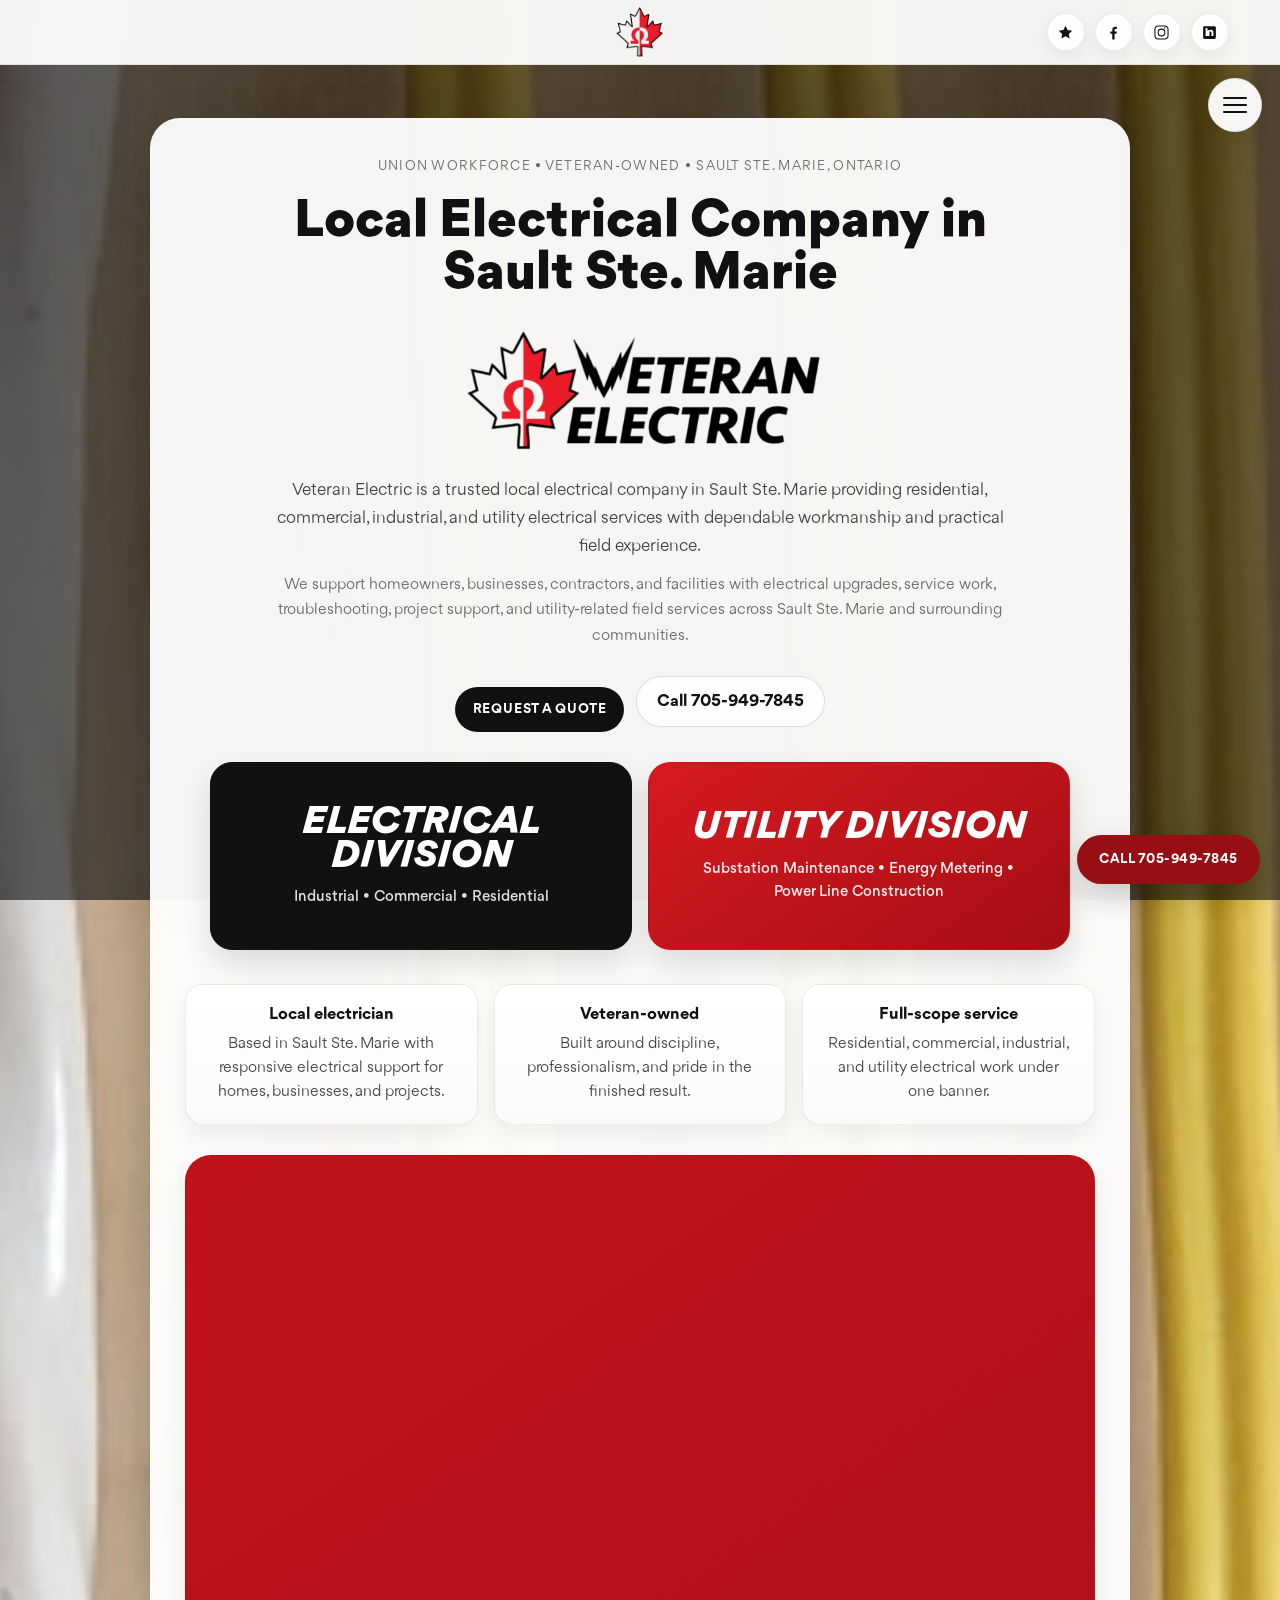
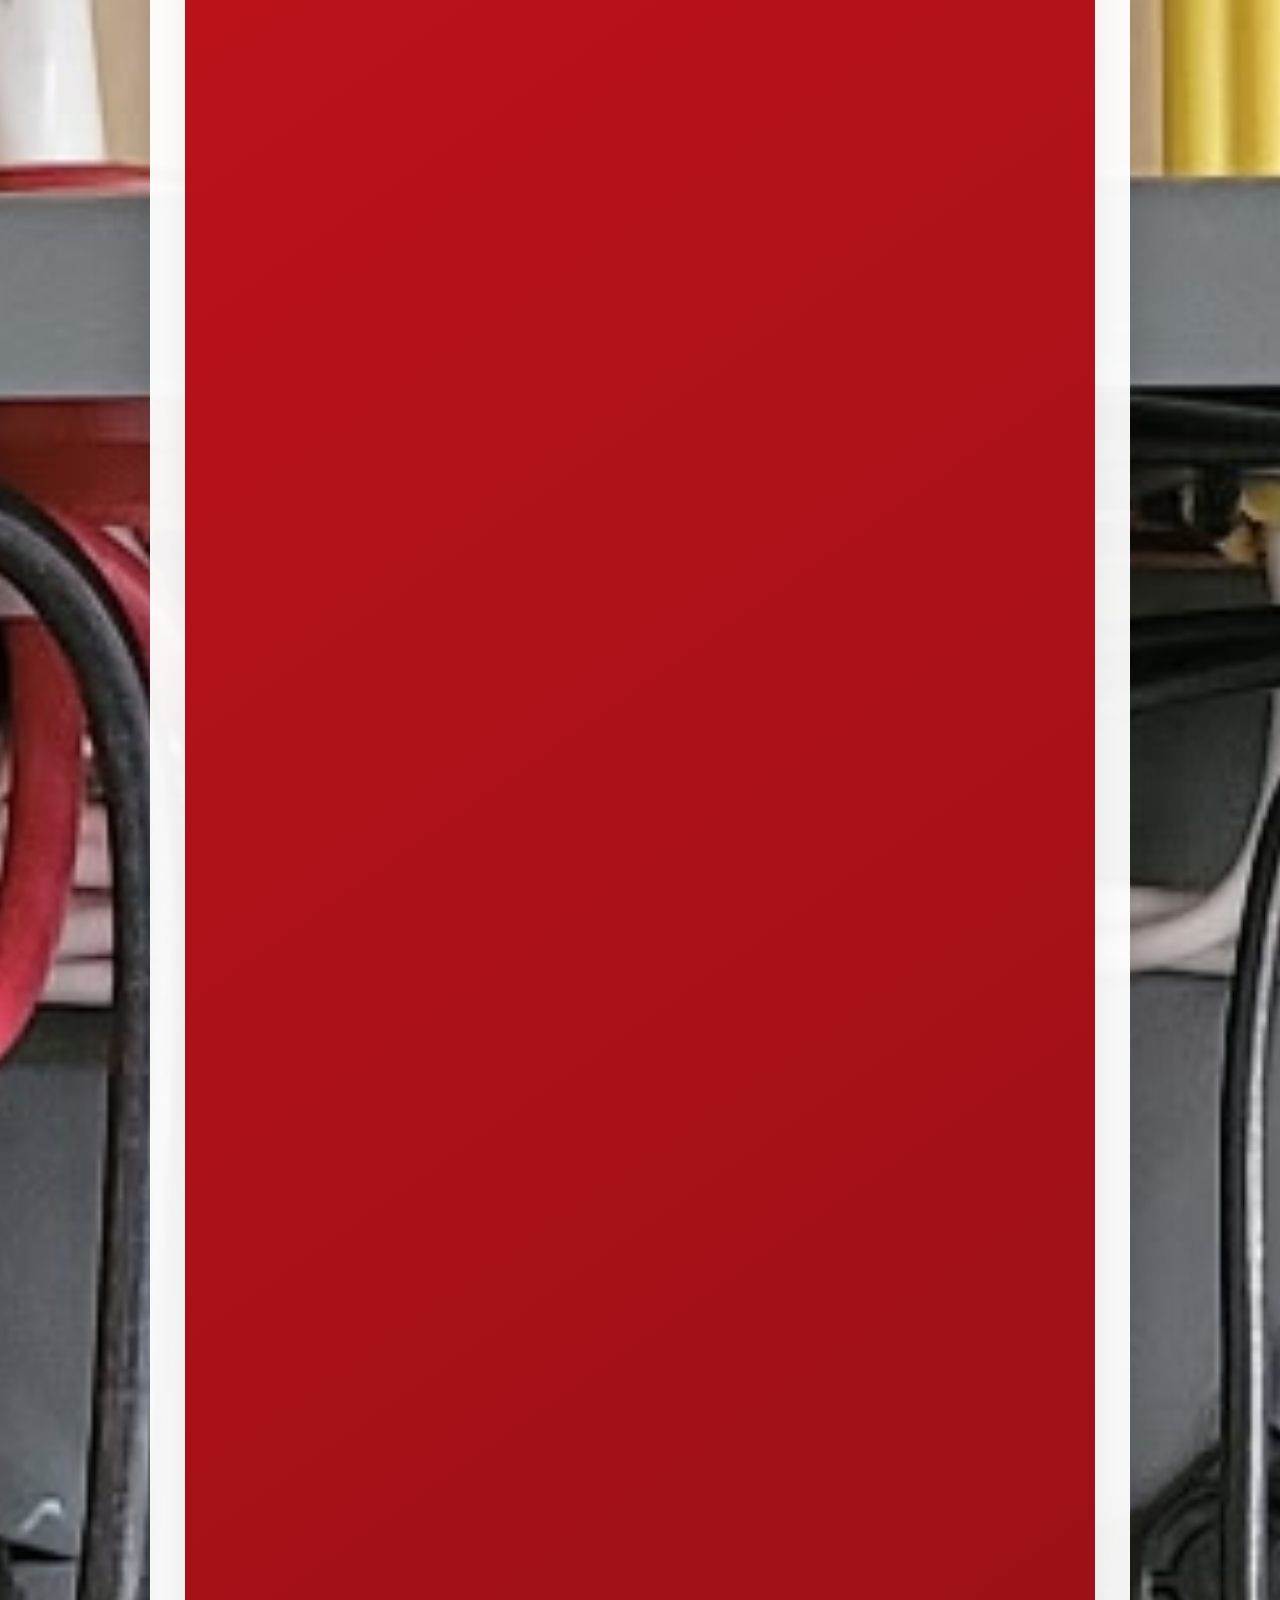
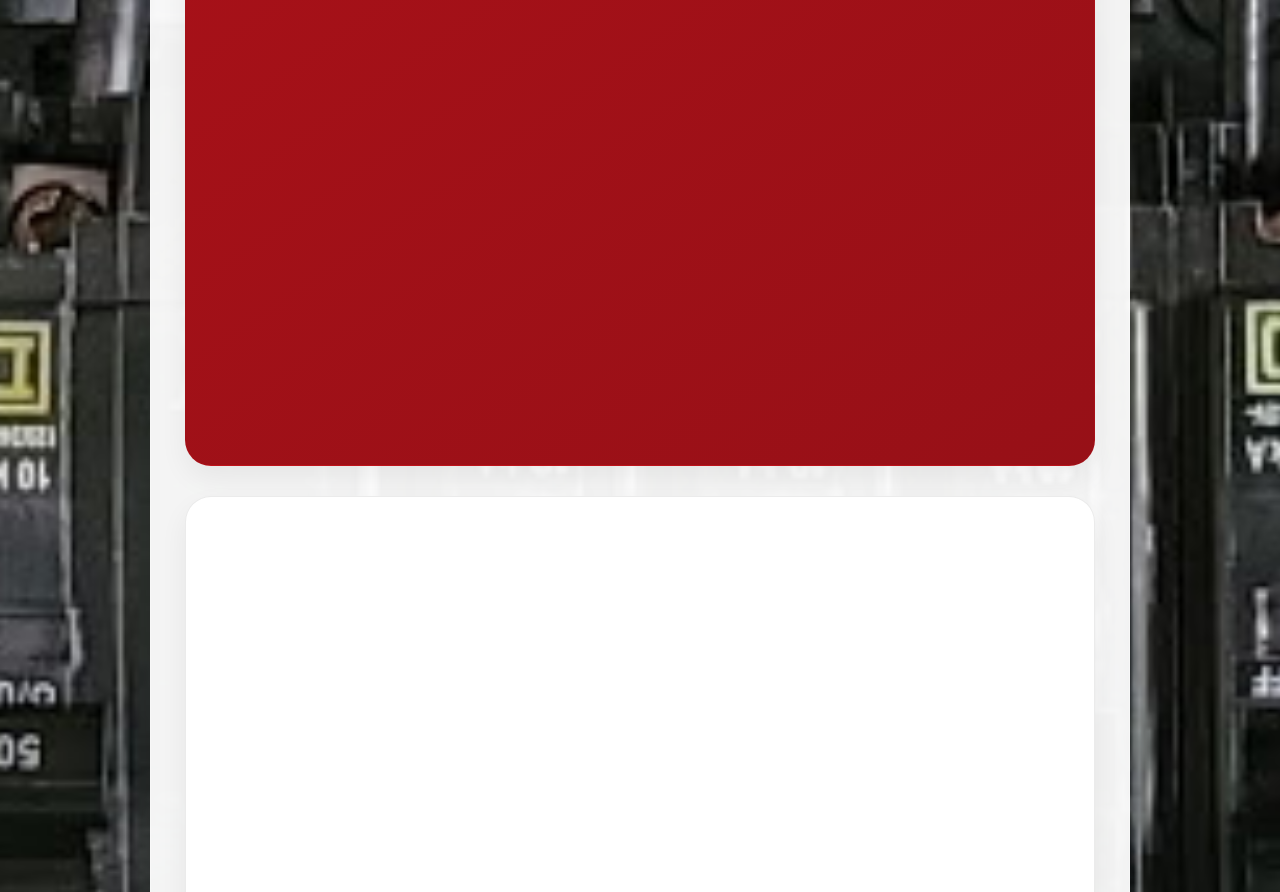
<file: index.html>
<!DOCTYPE html>
<html lang="en">
<head>
  <meta charset="UTF-8" />
  <meta name="viewport" content="width=device-width, initial-scale=1.0" />

  <title>Local Electrical Company in Sault Ste. Marie, ON | Veteran Electric</title>
  <meta name="description" content="Veteran Electric is a local electrical company in Sault Ste. Marie, ON providing residential, commercial, industrial, and utility electrical services for homes, businesses, and projects across the area." />
  <meta name="robots" content="index, follow" />
  <meta name="theme-color" content="#d71920" />
  <link rel="canonical" href="https://veteranelectric.ca/" />

  <meta property="og:title" content="Local Electrical Company in Sault Ste. Marie, ON | Veteran Electric" />
  <meta property="og:description" content="Local electrical company in Sault Ste. Marie for residential, commercial, industrial, and utility electrical services." />
  <meta property="og:type" content="website" />
  <meta property="og:url" content="https://veteranelectric.ca/" />
  <meta property="og:image" content="https://veteranelectric.ca/veteranlogo.png" />

  <link href="https://fonts.googleapis.com/css2?family=Roboto+Mono:wght@400;500&display=swap" rel="stylesheet">

  <link rel="stylesheet" href="styles.css?v=20260420c" />
  <link rel="icon" type="image/png" href="favicon.png" />
  <link rel="apple-touch-icon" href="apple-touch-icon.png" />
  <link rel="manifest" href="site.webmanifest" />

  <script type="application/ld+json">
  {
    "@context": "https://schema.org",
    "@type": "Electrician",
    "name": "Veteran Electric",
    "url": "https://veteranelectric.ca/",
    "logo": "https://veteranelectric.ca/veteranlogo.png",
    "image": "https://veteranelectric.ca/veteranlogo.png",
    "telephone": "+1-705-949-7845",
    "sameAs": [
      "https://www.facebook.com/VeteranElectricCorp",
      "https://www.instagram.com/veteranelectric2022",
      "https://www.linkedin.com/company/veteran-electric-corp"
    ],
    "openingHoursSpecification": [
      {
        "@type": "OpeningHoursSpecification",
        "dayOfWeek": [
          "Monday",
          "Tuesday",
          "Wednesday",
          "Thursday",
          "Friday"
        ],
        "opens": "08:00",
        "closes": "20:00"
      },
      {
        "@type": "OpeningHoursSpecification",
        "dayOfWeek": "Saturday",
        "description": "By appointment"
      }
    ],
    "areaServed": [
      {
        "@type": "City",
        "name": "Sault Ste. Marie"
      },
      {
        "@type": "AdministrativeArea",
        "name": "Algoma District"
      },
      {
        "@type": "AdministrativeArea",
        "name": "Ontario"
      }
    ],
    "address": {
      "@type": "PostalAddress",
      "addressLocality": "Sault Ste. Marie",
      "addressRegion": "ON",
      "addressCountry": "CA"
    }
  }
  </script>
  <script type="application/ld+json">
  {
    "@context": "https://schema.org",
    "@type": "Organization",
    "name": "Veteran Electric",
    "url": "https://veteranelectric.ca/",
    "logo": "https://veteranelectric.ca/veteranlogo.png",
    "email": "recruitment@veteranelectric.ca",
    "telephone": "+1-705-949-7845",
    "sameAs": [
      "https://www.facebook.com/VeteranElectricCorp",
      "https://www.instagram.com/veteranelectric2022",
      "https://www.linkedin.com/company/veteran-electric-corp"
    ],
    "areaServed": [
      "Sault Ste. Marie",
      "Algoma District",
      "Northern Ontario"
    ]
  }
  </script>
</head>

<body class="landing-page">
  <a class="skip-link" href="#main-content">Skip to content</a>

  <!-- TOP BANNER -->
  <header class="top-banner">
    <div class="banner-inner">
      <div></div>

      <a href="./" class="banner-logo-link">
        <img src="veteranlogo2.png" alt="Veteran Electric banner logo" class="banner-logo" width="512" height="512" decoding="async" />
      </a>

      <div class="top-social">
        <a href="https://g.page/r/Cc1NlknMTAOdEAE/review" target="_blank" rel="noopener" aria-label="Google Reviews">
          <svg viewBox="0 0 24 24" aria-hidden="true">
            <path d="M12 2.5l2.93 5.94 6.56.95-4.74 4.62 1.12 6.53L12 17.46 6.13 20.54l1.12-6.53L2.5 9.39l6.56-.95L12 2.5z"/>
          </svg>
        </a>
        <a href="https://www.facebook.com/VeteranElectricCorp" target="_blank" rel="noopener" aria-label="Facebook">
          <svg viewBox="0 0 24 24" aria-hidden="true">
            <path d="M13.5 22v-8.2h2.8l.42-3.2H13.5V8.56c0-.93.26-1.56 1.6-1.56h1.7V4.13c-.29-.04-1.28-.13-2.43-.13-2.41 0-4.06 1.47-4.06 4.18v2.42H7.5v3.2h2.76V22h3.24z"/>
          </svg>
        </a>
        <!-- Instagram -->
        <a href="https://www.instagram.com/veteranelectric2022" target="_blank" rel="noopener" aria-label="Instagram">
          <svg viewBox="0 0 24 24" aria-hidden="true">
            <path d="M7.75 2h8.5A5.75 5.75 0 0 1 22 7.75v8.5A5.75 5.75 0 0 1 16.25 22h-8.5A5.75 5.75 0 0 1 2 16.25v-8.5A5.75 5.75 0 0 1 7.75 2zm0 1.5A4.25 4.25 0 0 0 3.5 7.75v8.5A4.25 4.25 0 0 0 7.75 20.5h8.5a4.25 4.25 0 0 0 4.25-4.25v-8.5A4.25 4.25 0 0 0 16.25 3.5h-8.5zm8.88 1.12a1.13 1.13 0 1 1 0 2.26 1.13 1.13 0 0 1 0-2.26zM12 6.5A5.5 5.5 0 1 1 6.5 12 5.5 5.5 0 0 1 12 6.5zm0 1.5A4 4 0 1 0 16 12a4 4 0 0 0-4-4z"/>
          </svg>
        </a>

        <!-- LinkedIn -->
        <a href="https://www.linkedin.com/company/veteran-electric-corp" target="_blank" rel="noopener" aria-label="LinkedIn">
          <svg viewBox="0 0 24 24" aria-hidden="true">
            <path d="M19 3A2 2 0 0 1 21 5v14a2 2 0 0 1-2 2H5a2 2 0 0 1-2-2V5a2 2 0 0 1 2-2h14zm-9.75 6.25H6.5V17h2.75V9.25zM7.88 5.75a1.63 1.63 0 1 0 0 3.25 1.63 1.63 0 0 0 0-3.25zM17.5 11.9c0-2.47-1.32-3.62-3.08-3.62-1.42 0-2.06.78-2.4 1.33v-1.14H9.25c.03.72 0 8.53 0 8.53H12v-4.76c0-.25.02-.51.09-.69.2-.51.66-1.03 1.36-1.03.96 0 1.34.76 1.34 1.88V17h2.71v-5.1z"/>
          </svg>
        </a>
      </div>
    </div>
  </header>

  <!-- NAV -->
  <header class="site-header">
    <button class="menu-toggle" aria-label="Open menu" aria-expanded="false" aria-controls="site-menu" type="button">
      <span></span>
      <span></span>
      <span></span>
    </button>

    <nav class="site-menu" id="site-menu">
      <a href="./about/">About</a>
      <a href="./electrical/">Electrical Division</a>
      <a href="./utility/">Utility Division</a>
      <a href="./careers/">Careers</a>
      <a href="./contact/">Contact</a>
      <a class="menu-cta" href="./contact/">Request a Quote</a>
    </nav>
  </header>

  <!-- HERO -->
  <main class="landing-shell" id="main-content">
    <section class="hero">
      <div class="hero-inner">

        <p class="eyebrow">Union workforce • Veteran-owned • Sault Ste. Marie, Ontario</p>

        <h1 class="seo-heading">Local Electrical Company in Sault Ste. Marie</h1>

        <img src="veteranlogo.png" alt="Veteran Electric logo" class="hero-logo" width="1172" height="388" decoding="async" />

        <p class="hero-text">
          Veteran Electric is a trusted local electrical company in Sault Ste. Marie providing residential, commercial, industrial, and utility electrical services with dependable workmanship and practical field experience.
        </p>

        <p class="hero-sub">
          We support homeowners, businesses, contractors, and facilities with electrical upgrades, service work, troubleshooting, project support, and utility-related field services across Sault Ste. Marie and surrounding communities.
        </p>

        <div class="quote-actions quote-actions--center hero-actions">
          <a class="hero-contact-cta__button" href="./contact/">Request a Quote</a>
          <a class="quote-link-secondary" href="tel:+17059497845">Call 705-949-7845</a>
        </div>

        <div class="division-buttons">
          <a class="division-card electrical" href="./electrical/" title="Electrical services in Sault Ste. Marie">
            <span class="division-label">Electrical Division</span>
            <span class="division-services">Industrial • Commercial • Residential</span>
          </a>

          <a class="division-card utility" href="./utility/" title="Utility electrical services in Sault Ste. Marie">
            <span class="division-label">Utility Division</span>
            <span class="division-services">Substation Maintenance • Energy Metering • Power Line Construction</span>
          </a>
        </div>

        <section class="home-proof-strip" aria-label="Why choose Veteran Electric">
          <div class="proof-card">
            <strong>Local electrician</strong>
            <span>Based in Sault Ste. Marie with responsive electrical support for homes, businesses, and projects.</span>
          </div>
          <div class="proof-card">
            <strong>Veteran-owned</strong>
            <span>Built around discipline, professionalism, and pride in the finished result.</span>
          </div>
          <div class="proof-card">
            <strong>Full-scope service</strong>
            <span>Residential, commercial, industrial, and utility electrical work under one banner.</span>
          </div>
        </section>

        <section class="home-service-area" aria-labelledby="service-area-title">
          <div class="section-heading section-heading--center">
            <p class="page-kicker">Electrical Services</p>
            <h2 id="service-area-title">Electrical service for homes, businesses, and projects in Sault Ste. Marie</h2>
          </div>
          <p>
            Veteran Electric supports residential electrical work, commercial electrical projects, industrial support,
            and utility-related field work in Sault Ste. Marie and surrounding communities. Whether you need an
            electrician for a service call, an electrical contractor for upgrades and renovations, or a reliable team
            for larger project work, we bring the same practical approach to every job.
          </p>
          <div class="service-pill-row" aria-label="Core services">
            <span>Residential Electrical</span>
            <span>Commercial Projects</span>
            <span>Industrial Support</span>
            <span>Utility Field Work</span>
          </div>
        </section>

        <section class="home-projects" aria-labelledby="project-highlights-title">
          <div class="section-heading section-heading--center">
            <p class="page-kicker">Project Highlights</p>
            <h2 id="project-highlights-title">Electrical work completed in Sault Ste. Marie and surrounding communities</h2>
          </div>
          <div class="home-project-layout">
            <figure class="project-card project-card--featured">
              <img src="panel1.jpg" alt="Electrical panel installation by Veteran Electric" width="2048" height="1536" loading="lazy" decoding="async" />
              <figcaption>
                <strong>Clean panel work and organized upgrades</strong>
                <span>Electrical upgrades and panel work completed with clean organization, reliable execution, and a finish that reflects well on the completed job.</span>
              </figcaption>
            </figure>
            <div class="project-stack">
              <figure class="project-card">
                <img src="utility2.jpg" alt="Veteran Electric utility infrastructure field work" width="2048" height="1536" loading="lazy" decoding="async" />
                <figcaption>
                  <strong>Utility field coordination</strong>
                  <span>Utility field support built for demanding environments, active sites, and practical coordination.</span>
                </figcaption>
              </figure>
              <figure class="project-card">
                <img src="shopandtrailer.jpg" alt="Veteran Electric trailer and equipment" width="2048" height="1536" loading="lazy" decoding="async" />
                <figcaption>
                  <strong>Prepared crews and equipment</strong>
                  <span>Professional crews, organized equipment, and dependable support for projects across the region.</span>
                </figcaption>
              </figure>
            </div>
          </div>
        </section>

        <section class="section-block home-local-section" aria-labelledby="local-electrician-title">
          <div class="home-local-grid">
            <figure class="home-local-media">
              <img src="teampicture2.jpg" alt="Veteran Electric crew" width="2048" height="1536" loading="lazy" decoding="async" />
            </figure>
            <div class="home-local-copy">
              <p class="page-kicker">Why Clients Call Us</p>
              <h2 id="local-electrician-title">Local electrician and electrical contractor in Sault Ste. Marie</h2>
              <p>
                If you are searching for an electrician, electrical contractor, or electrical services in Sault Ste. Marie,
                Veteran Electric provides local support for homes, businesses, industrial facilities, and utility-related
                projects. We handle service calls, electrical upgrades, troubleshooting, renovations, and project work with
                a focus on clear communication and dependable workmanship.
              </p>
              <div class="feature-list home-local-points">
                <div>Responsive electrical service for homes and businesses</div>
                <div>Professional project support for contractors and facilities</div>
                <div>Practical field experience with utility-related work</div>
                <div>Safe execution and dependable communication from start to finish</div>
              </div>
            </div>
          </div>
        </section>

        <section class="home-reviews" aria-labelledby="reviews-title">
          <div class="section-heading section-heading--center">
            <p class="page-kicker">Google Reviews</p>
            <h2 id="reviews-title">Read Our Reviews</h2>
          </div>
          <p>
            See what clients are saying about Veteran Electric, then leave a review if we have worked together.
          </p>
          <div class="review-trust-row" aria-label="Review actions">
            <span>Read recent feedback</span>
            <span>See local review signals</span>
            <span>Leave a review after your project</span>
          </div>
          <div class="quote-actions quote-actions--center">
            <a class="hero-contact-cta__button" href="https://g.page/r/Cc1NlknMTAOdEAE/review" target="_blank" rel="noopener">Read Our Reviews</a>
            <a class="quote-link-secondary" href="https://g.page/r/Cc1NlknMTAOdEAE/review" target="_blank" rel="noopener">Leave a Review</a>
          </div>
        </section>

      </div>
    </section>
  </main>

  <!-- FLOATING CALL BUTTON -->
  <a class="floating-call" href="tel:+17059497845">Call 705-949-7845</a>

  <!-- FOOTER -->
<!-- FOOTER -->
<footer class="site-footer">
  <div class="footer-inner">
    <div class="footer-row">
      <div class="footer-left">
        <img src="ccib.png" alt="CCIB Certified Indigenous Business" width="2933" height="925" loading="lazy" decoding="async">
        <img src="ESA.png" alt="Electrical Safety Authority" width="1609" height="509" loading="lazy" decoding="async">
        <img src="iwscc.png" alt="Inclusive Workplace and Supply Council of Canada" width="628" height="179" loading="lazy" decoding="async">
      </div>

      <div class="footer-center">
        <strong>Veteran Electric</strong>
        <span class="footer-meta">Sault Ste. Marie, Ontario • Residential • Commercial • Industrial • Utility</span>
        <span class="footer-meta">Serving Sault Ste. Marie and surrounding communities</span>
        <div class="footer-links">
          <a href="https://www.facebook.com/VeteranElectricCorp" target="_blank" rel="noopener">Facebook</a>
          <span>© 2026 Veteran Electric</span>
        </div>
        <a href="https://blacksmithmedia.ca" class="footer-credit">
          WEBSITE BY BLACKSMITH MEDIA
        </a>
      </div>

      <div class="footer-right">
        <img src="bi.png" alt="International Brotherhood of Electrical Workers" width="600" height="600" loading="lazy" decoding="async">
      </div>
    </div>
  </div>
</footer>

  <script src="script.js?v=20260420c"></script>
</body>
</html>
</file>
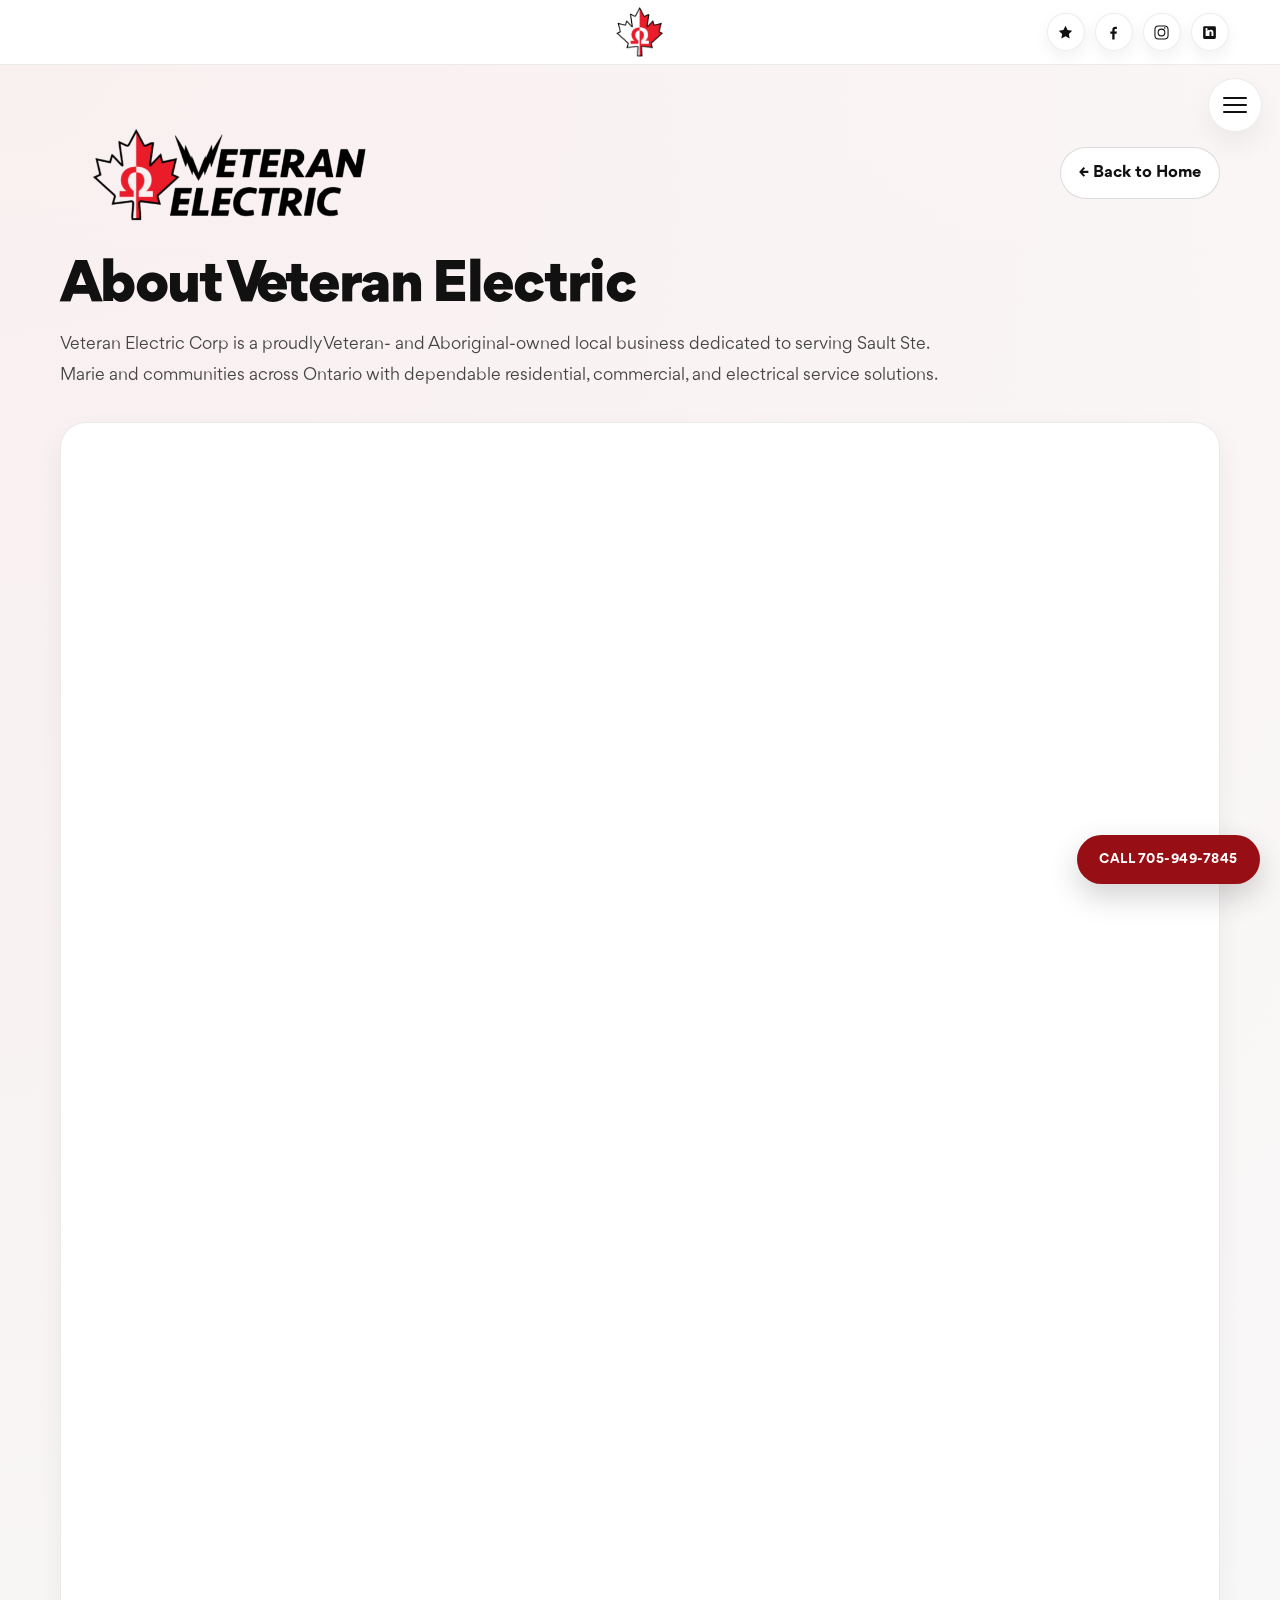
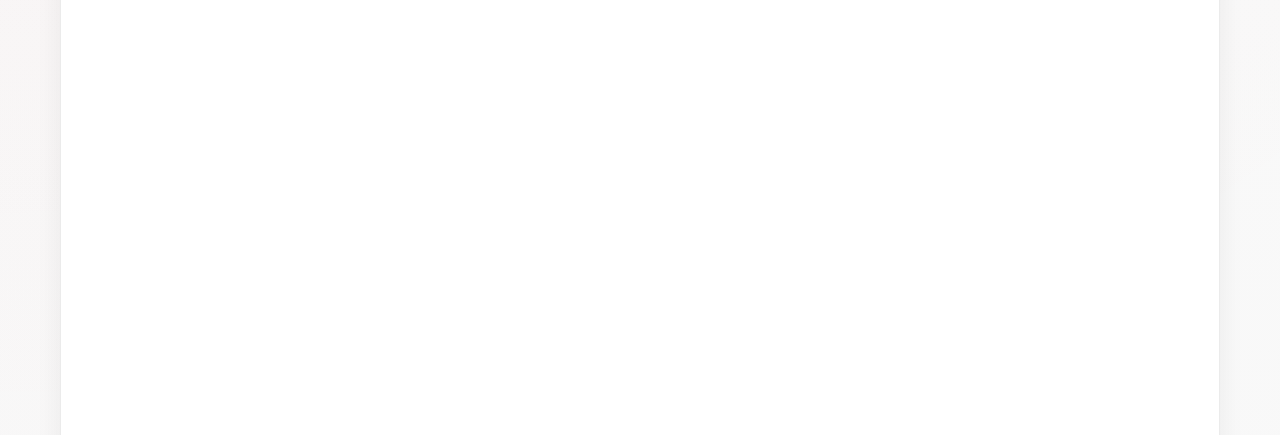
<file: about/index.html>
<!DOCTYPE html>
<html lang="en">
<head>
  <meta charset="UTF-8" />
  <meta name="viewport" content="width=device-width, initial-scale=1.0" />
  <title>About Veteran Electric | Electrician in Sault Ste. Marie</title>
  <meta
    name="description"
    content="Learn more about Veteran Electric, an electrician and electrical contractor serving Sault Ste. Marie with residential, commercial, industrial, and utility support."
  />
  <meta name="robots" content="index, follow" />
  <meta name="theme-color" content="#d71920" />
  <link rel="canonical" href="https://veteranelectric.ca/about/" />
  <meta property="og:title" content="About Veteran Electric | Electrician in Sault Ste. Marie" />
  <meta
    property="og:description"
    content="Learn more about Veteran Electric, an electrician and electrical contractor serving Sault Ste. Marie with residential, commercial, industrial, and utility support."
  />
  <meta property="og:type" content="website" />
  <meta property="og:url" content="https://veteranelectric.ca/about/" />
  <meta property="og:image" content="https://veteranelectric.ca/veteranlogo.png" />
  <link rel="stylesheet" href="../styles.css?v=20260420c" />
  <link rel="icon" type="image/png" href="../favicon.png" />
  <link rel="apple-touch-icon" href="../apple-touch-icon.png" />
  <link rel="manifest" href="../site.webmanifest" />
</head>
<body class="inner-page">
  <a class="skip-link" href="#main-content">Skip to content</a>

  <div class="page-loader" aria-hidden="true">
    <div class="loader-mark"></div>
  </div>

  <!-- TOP BANNER -->
  <header class="top-banner">
    <div class="banner-inner">
      <div></div>

      <a href="../" class="banner-logo-link">
        <img
          src="../veteranlogo2.png"
          alt="Veteran Electric emblem"
          class="banner-logo"
          width="400"
          height="400"
          decoding="async"
        />
      </a>

      <div class="top-social">
        <a href="https://g.page/r/Cc1NlknMTAOdEAE/review" target="_blank" rel="noopener" aria-label="Google Reviews">
          <svg viewBox="0 0 24 24" aria-hidden="true">
            <path d="M12 2.5l2.93 5.94 6.56.95-4.74 4.62 1.12 6.53L12 17.46 6.13 20.54l1.12-6.53L2.5 9.39l6.56-.95L12 2.5z"/>
          </svg>
        </a>
        <a href="https://www.facebook.com/VeteranElectricCorp" target="_blank" rel="noopener" aria-label="Facebook">
          <svg viewBox="0 0 24 24" aria-hidden="true">
            <path d="M13.5 22v-8.2h2.8l.42-3.2H13.5V8.56c0-.93.26-1.56 1.6-1.56h1.7V4.13c-.29-.04-1.28-.13-2.43-.13-2.41 0-4.06 1.47-4.06 4.18v2.42H7.5v3.2h2.76V22h3.24z"/>
          </svg>
        </a>
        <!-- Instagram -->
        <a href="https://www.instagram.com/veteranelectric2022" target="_blank" rel="noopener" aria-label="Instagram">
          <svg viewBox="0 0 24 24" aria-hidden="true">
            <path d="M7.75 2h8.5A5.75 5.75 0 0 1 22 7.75v8.5A5.75 5.75 0 0 1 16.25 22h-8.5A5.75 5.75 0 0 1 2 16.25v-8.5A5.75 5.75 0 0 1 7.75 2zm0 1.5A4.25 4.25 0 0 0 3.5 7.75v8.5A4.25 4.25 0 0 0 7.75 20.5h8.5a4.25 4.25 0 0 0 4.25-4.25v-8.5A4.25 4.25 0 0 0 16.25 3.5h-8.5zm8.88 1.12a1.13 1.13 0 1 1 0 2.26 1.13 1.13 0 0 1 0-2.26zM12 6.5A5.5 5.5 0 1 1 6.5 12 5.5 5.5 0 0 1 12 6.5zm0 1.5A4 4 0 1 0 16 12a4 4 0 0 0-4-4z"/>
          </svg>
        </a>

        <!-- LinkedIn -->
        <a href="https://www.linkedin.com/company/veteran-electric-corp" target="_blank" rel="noopener" aria-label="LinkedIn">
          <svg viewBox="0 0 24 24" aria-hidden="true">
            <path d="M19 3A2 2 0 0 1 21 5v14a2 2 0 0 1-2 2H5a2 2 0 0 1-2-2V5a2 2 0 0 1 2-2h14zm-9.75 6.25H6.5V17h2.75V9.25zM7.88 5.75a1.63 1.63 0 1 0 0 3.25 1.63 1.63 0 0 0 0-3.25zM17.5 11.9c0-2.47-1.32-3.62-3.08-3.62-1.42 0-2.06.78-2.4 1.33v-1.14H9.25c.03.72 0 8.53 0 8.53H12v-4.76c0-.25.02-.51.09-.69.2-.51.66-1.03 1.36-1.03.96 0 1.34.76 1.34 1.88V17h2.71v-5.1z"/>
          </svg>
        </a>
      </div>
    </div>
  </header>

  <header class="site-header">
    <button
      class="menu-toggle"
      type="button"
      aria-label="Open navigation menu"
      aria-expanded="false"
      aria-controls="site-menu"
    >
      <span></span>
      <span></span>
      <span></span>
    </button>

    <nav class="site-menu" id="site-menu" aria-label="Main navigation">
      <a href="../">Home</a>
      <a href="../electrical/">Electrical</a>
      <a href="../utility/">Utility</a>
      <a href="../about/">About</a>
      <a href="../careers/">Careers</a>
      <a href="../contact/">Contact</a>
      <a class="menu-cta" href="../contact/">Request a Quote</a>
    </nav>
  </header>

  <main class="inner-wrap" id="main-content">
    <div class="topbar fade-in">
      <a href="../" class="brand-lockup">
        <img
          src="../veteranlogo.png"
          alt="Veteran Electric logo"
          width="1200"
          height="365"
          decoding="async"
        />
      </a>
      <a href="../" class="back-link">← Back to Home</a>
    </div>

    <section class="page-intro fade-in">
      <h1>About Veteran Electric</h1>
      <p>
        Veteran Electric Corp is a proudly Veteran- and Aboriginal-owned local business dedicated to
        serving Sault Ste. Marie and communities across Ontario with dependable residential,
        commercial, and electrical service solutions.
      </p>
    </section>

    <section class="section-block fade-in">
      <h2>Built on Strong Values</h2>
      <p>
        Veteran Electric Corp is a proudly Veteran- and Aboriginal-owned local business dedicated to
        serving the community of Sault Ste. Marie and beyond. Built on strong values of integrity,
        hard work, and respect, we have grown from a local operation into a trusted electrical
        service provider across Ontario.
      </p>
      <p>
        We specialize in both residential and commercial electrical services, delivering reliable
        solutions tailored to each project. Whether it’s a small repair, a full installation, or an
        upgrade using modern smart home technology, our team is committed to getting the job done
        right the first time.
      </p>
    </section>

    <section class="section-block fade-in">
      <h2>What We Stand For</h2>
      <div class="feature-list">
        <div>Proudly Veteran-owned</div>
        <div>Proudly Aboriginal-owned</div>
        <div>Local to Sault Ste. Marie</div>
        <div>Serving clients across Ontario</div>
        <div>Residential electrical services</div>
        <div>Commercial electrical services</div>
        <div>Integrity, hard work, and respect</div>
        <div>Reliable, professional workmanship</div>
      </div>
    </section>

    <section class="section-block fade-in">
      <h2>Why Clients Choose Veteran Electric</h2>
      <p>
        At Veteran Electric Corp, we take pride in every project we undertake. Our goal is to save
        clients both time and money by combining years of hands-on experience with high-quality
        parts, modern equipment, and exceptional customer service.
      </p>
      <p>
        When you choose Veteran Electric, you’re choosing workmanship you can trust and a team that
        truly cares about your satisfaction. We believe every project deserves careful attention,
        clear communication, and results that stand the test of time.
      </p>
    </section>

    <section class="cta-strip fade-in">
      <h2>Dependable Electrical Service Backed by Real Experience</h2>
      <p>
        From repairs and upgrades to complete installations, Veteran Electric delivers practical,
        high-quality electrical solutions with professionalism, safety, and pride in every detail.
      </p>
      <div class="quote-actions quote-actions--center">
        <a class="hero-contact-cta__button" href="tel:+17059497845">Call 705-949-7845</a>
        <a class="quote-link-secondary quote-link-secondary--light" href="../contact/">Request a Quote</a>
      </div>
    </section>
  </main>

  <footer class="site-footer">
  <div class="footer-inner">
    <div class="footer-row">
      <div class="footer-left">
        <img
          src="../ccib.png"
          alt="Canadian Council for Indigenous Business logo"
          loading="lazy"
          decoding="async"
        />
        <img
          src="../ESA.png"
          alt="Electrical Safety Authority logo"
          loading="lazy"
          decoding="async"
        />
        <img
          src="../iwscc.png"
          alt="Inclusive Workplace and Supply Council of Canada logo"
          loading="lazy"
          decoding="async"
        />
      </div>

      <div class="footer-center">
        <strong>Veteran Electric</strong>
        <span class="footer-meta">Sault Ste. Marie, Ontario • Residential • Commercial • Industrial • Utility</span>
        <span class="footer-meta">Serving Sault Ste. Marie and surrounding communities</span>
        <div class="footer-links">
          <a href="https://www.facebook.com/VeteranElectricCorp" target="_blank" rel="noopener">Facebook</a>
          <span>© 2026 Veteran Electric</span>
        </div>
        <a href="https://blacksmithmedia.ca" class="footer-credit">
          WEBSITE BY BLACKSMITH MEDIA
        </a>
      </div>

      <div class="footer-right">
        <img
          src="../bi.png"
          alt="Business association logo"
          loading="lazy"
          decoding="async"
        />
      </div>
    </div>
  </div>
</footer>

  <a class="floating-call" href="tel:17059497845">Call 705-949-7845</a>

  <script src="../script.js?v=20260420c"></script>
</body>
</html>
</file>
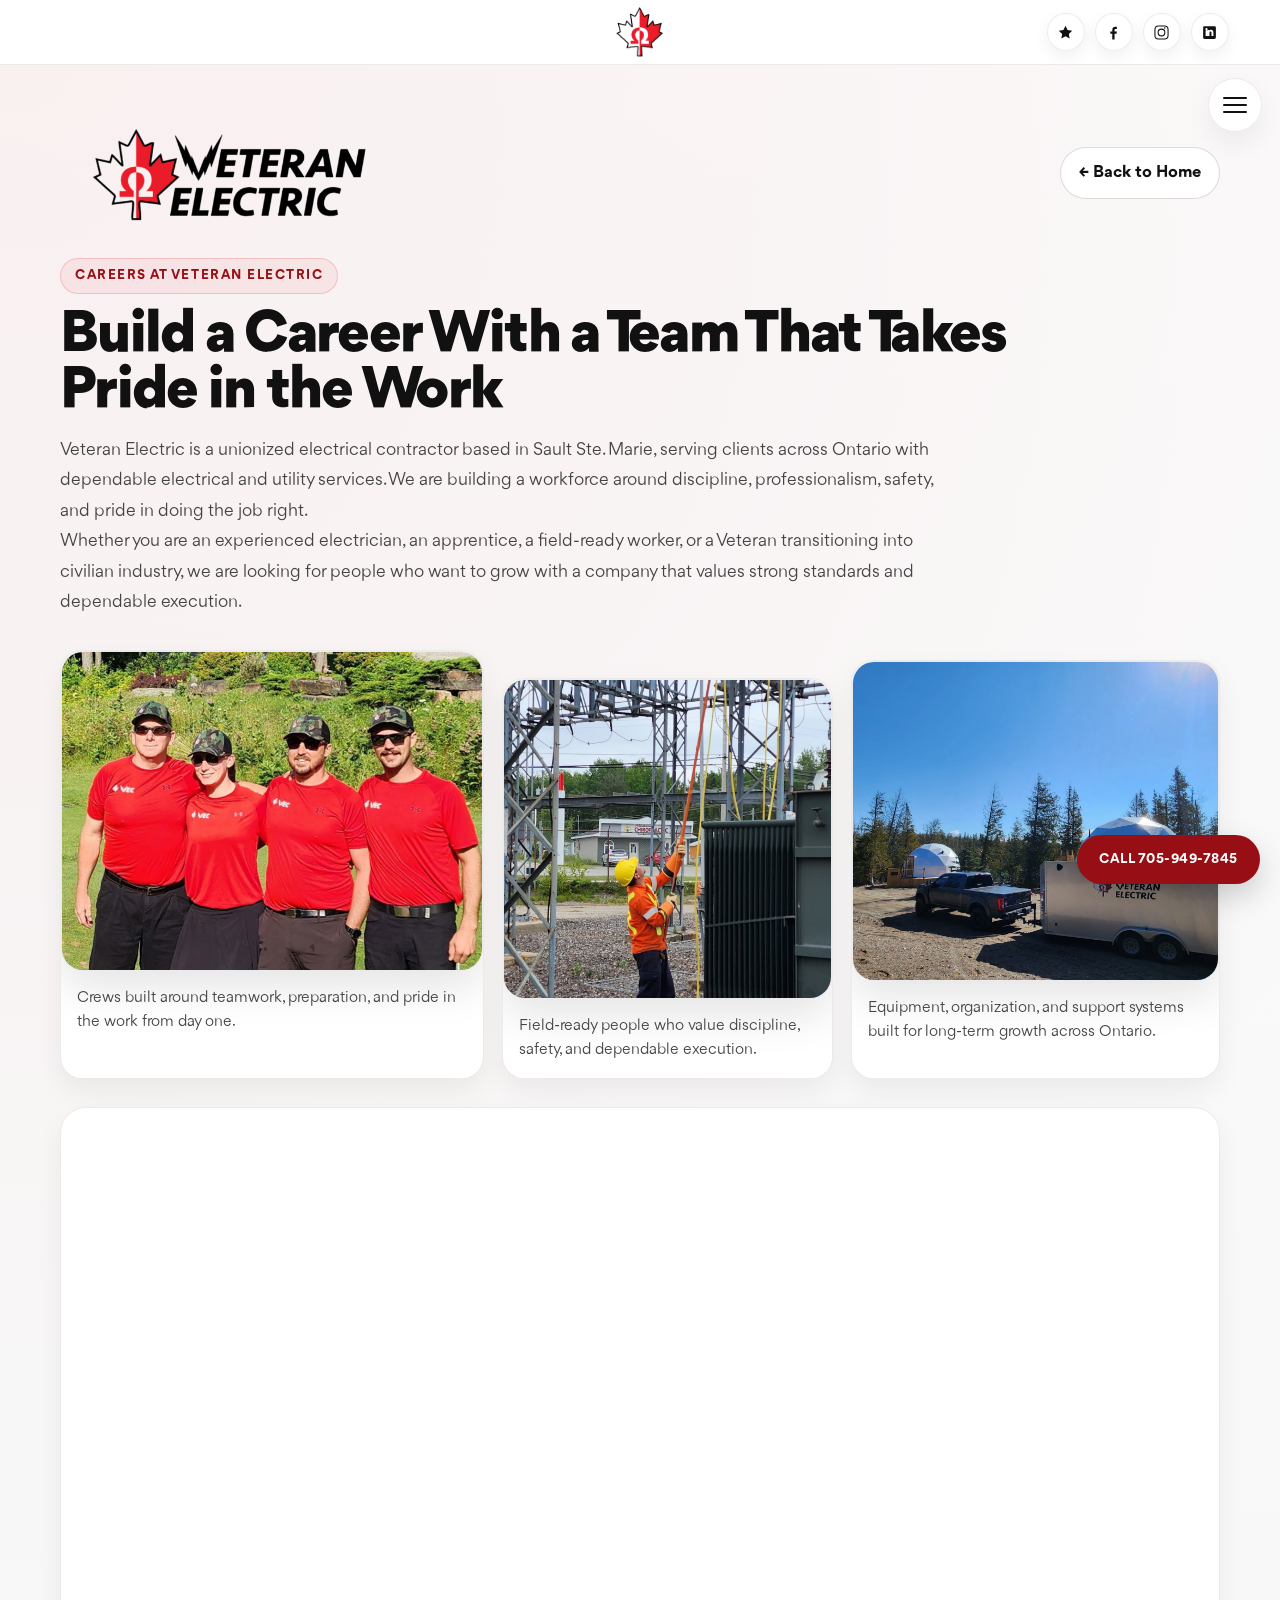
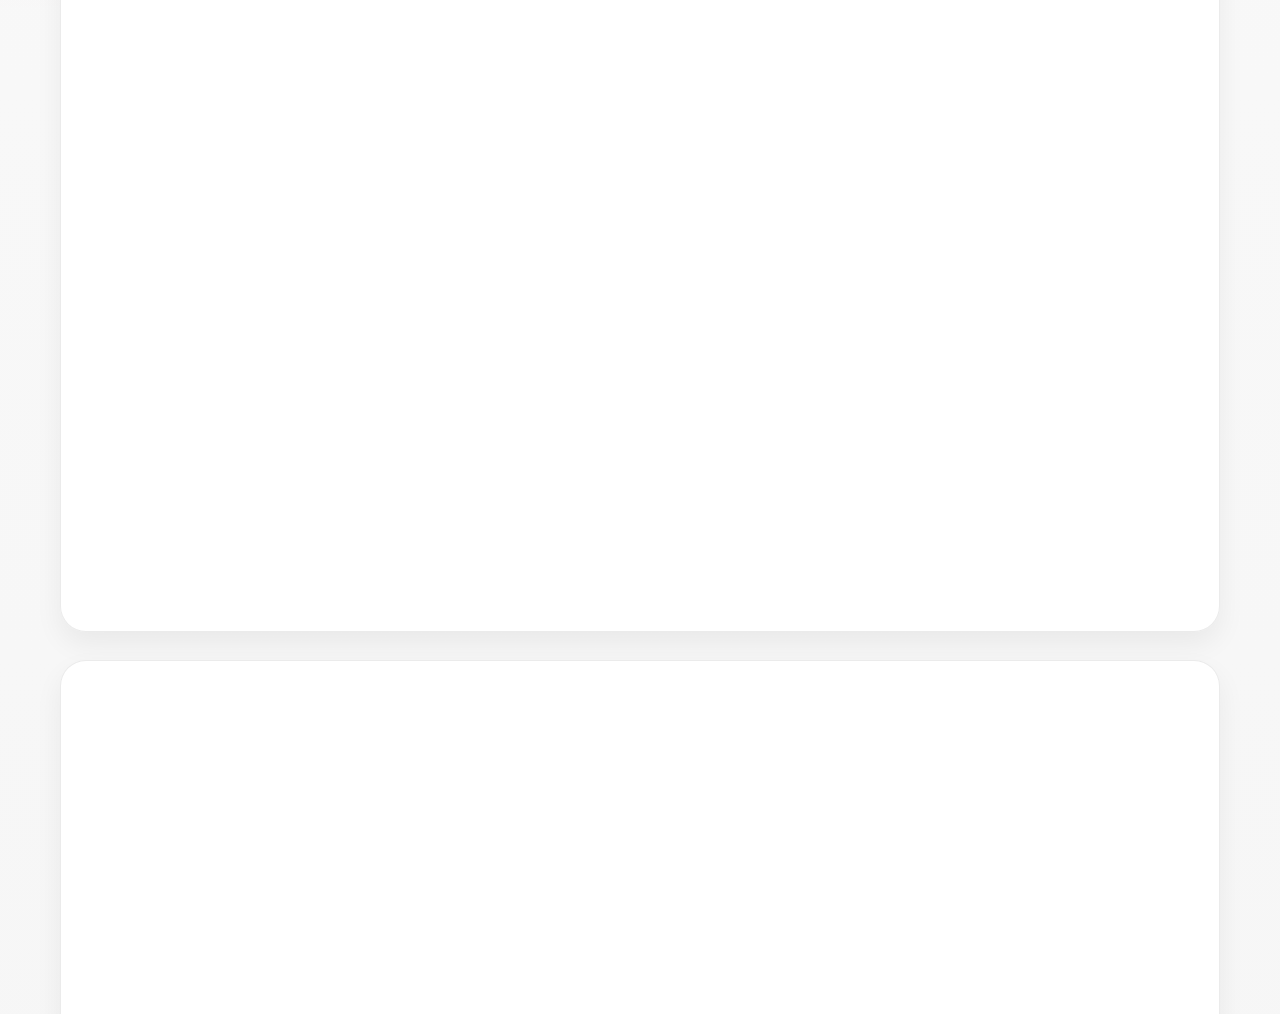
<file: careers/index.html>
<!DOCTYPE html>
<html lang="en">
<head>
  <meta charset="UTF-8" />
  <meta name="viewport" content="width=device-width, initial-scale=1.0" />
  <title>Careers | Veteran Electric</title>
  <meta
    name="description"
    content="Explore careers with Veteran Electric in Sault Ste. Marie. Join a unionized electrical contractor with opportunities in electrical, utility, and field-based work across Ontario."
  />
  <meta name="robots" content="index, follow" />
  <meta name="theme-color" content="#d71920" />
  <link rel="canonical" href="https://veteranelectric.ca/careers/" />
  <meta property="og:title" content="Careers | Veteran Electric" />
  <meta
    property="og:description"
    content="Explore careers with Veteran Electric in Sault Ste. Marie. Join a unionized electrical contractor with opportunities in electrical, utility, and field-based work across Ontario."
  />
  <meta property="og:type" content="website" />
  <meta property="og:url" content="https://veteranelectric.ca/careers/" />
  <meta property="og:image" content="https://veteranelectric.ca/veteranlogo.png" />
  <link rel="stylesheet" href="../styles.css?v=20260420c" />
  <link rel="icon" type="image/png" href="../favicon.png" />
  <link rel="apple-touch-icon" href="../apple-touch-icon.png" />
  <link rel="manifest" href="../site.webmanifest" />
</head>
<body class="inner-page">
  <a class="skip-link" href="#main-content">Skip to content</a>

  <div class="page-loader" aria-hidden="true">
    <div class="loader-mark"></div>
  </div>

  <!-- TOP BANNER -->
  <header class="top-banner">
    <div class="banner-inner">
      <div></div>

      <a href="../" class="banner-logo-link">
        <img
          src="../veteranlogo2.png"
          alt="Veteran Electric emblem"
          class="banner-logo"
          width="400"
          height="400"
          decoding="async"
        />
      </a>

      <div class="top-social">
        <a href="https://g.page/r/Cc1NlknMTAOdEAE/review" target="_blank" rel="noopener" aria-label="Google Reviews">
          <svg viewBox="0 0 24 24" aria-hidden="true">
            <path d="M12 2.5l2.93 5.94 6.56.95-4.74 4.62 1.12 6.53L12 17.46 6.13 20.54l1.12-6.53L2.5 9.39l6.56-.95L12 2.5z"/>
          </svg>
        </a>
        <a href="https://www.facebook.com/VeteranElectricCorp" target="_blank" rel="noopener" aria-label="Facebook">
          <svg viewBox="0 0 24 24" aria-hidden="true">
            <path d="M13.5 22v-8.2h2.8l.42-3.2H13.5V8.56c0-.93.26-1.56 1.6-1.56h1.7V4.13c-.29-.04-1.28-.13-2.43-.13-2.41 0-4.06 1.47-4.06 4.18v2.42H7.5v3.2h2.76V22h3.24z"/>
          </svg>
        </a>
        <!-- Instagram -->
        <a href="https://www.instagram.com/veteranelectric2022" target="_blank" rel="noopener" aria-label="Instagram">
          <svg viewBox="0 0 24 24" aria-hidden="true">
            <path d="M7.75 2h8.5A5.75 5.75 0 0 1 22 7.75v8.5A5.75 5.75 0 0 1 16.25 22h-8.5A5.75 5.75 0 0 1 2 16.25v-8.5A5.75 5.75 0 0 1 7.75 2zm0 1.5A4.25 4.25 0 0 0 3.5 7.75v8.5A4.25 4.25 0 0 0 7.75 20.5h8.5a4.25 4.25 0 0 0 4.25-4.25v-8.5A4.25 4.25 0 0 0 16.25 3.5h-8.5zm8.88 1.12a1.13 1.13 0 1 1 0 2.26 1.13 1.13 0 0 1 0-2.26zM12 6.5A5.5 5.5 0 1 1 6.5 12 5.5 5.5 0 0 1 12 6.5zm0 1.5A4 4 0 1 0 16 12a4 4 0 0 0-4-4z"/>
          </svg>
        </a>

        <!-- LinkedIn -->
        <a href="https://www.linkedin.com/company/veteran-electric-corp" target="_blank" rel="noopener" aria-label="LinkedIn">
          <svg viewBox="0 0 24 24" aria-hidden="true">
            <path d="M19 3A2 2 0 0 1 21 5v14a2 2 0 0 1-2 2H5a2 2 0 0 1-2-2V5a2 2 0 0 1 2-2h14zm-9.75 6.25H6.5V17h2.75V9.25zM7.88 5.75a1.63 1.63 0 1 0 0 3.25 1.63 1.63 0 0 0 0-3.25zM17.5 11.9c0-2.47-1.32-3.62-3.08-3.62-1.42 0-2.06.78-2.4 1.33v-1.14H9.25c.03.72 0 8.53 0 8.53H12v-4.76c0-.25.02-.51.09-.69.2-.51.66-1.03 1.36-1.03.96 0 1.34.76 1.34 1.88V17h2.71v-5.1z"/>
          </svg>
        </a>
      </div>
    </div>
  </header>

  <header class="site-header">
    <button
      class="menu-toggle"
      type="button"
      aria-label="Open navigation menu"
      aria-expanded="false"
      aria-controls="site-menu"
    >
      <span></span>
      <span></span>
      <span></span>
    </button>

    <nav class="site-menu" id="site-menu" aria-label="Main navigation">
      <a href="../">Home</a>
      <a href="../electrical/">Electrical</a>
      <a href="../utility/">Utility</a>
      <a href="../about/">About</a>
      <a href="../careers/">Careers</a>
      <a href="../contact/">Contact</a>
      <a class="menu-cta" href="../contact/">Request a Quote</a>
    </nav>
  </header>

  <main class="inner-wrap careers-page" id="main-content">
    <div class="topbar fade-in">
      <a href="../" class="brand-lockup">
        <img
          src="../veteranlogo.png"
          alt="Veteran Electric logo"
          width="1200"
          height="365"
          decoding="async"
        />
      </a>
      <a href="../" class="back-link">← Back to Home</a>
    </div>

    <section class="page-intro fade-in careers-hero">
      <span class="page-kicker">Careers at Veteran Electric</span>
      <h1>Build a Career With a Team That Takes Pride in the Work</h1>
      <p>
        Veteran Electric is a unionized electrical contractor based in Sault Ste. Marie, serving clients
        across Ontario with dependable electrical and utility services. We are building a workforce around
        discipline, professionalism, safety, and pride in doing the job right.
      </p>
      <p>
        Whether you are an experienced electrician, an apprentice, a field-ready worker, or a Veteran
        transitioning into civilian industry, we are looking for people who want to grow with a company
        that values strong standards and dependable execution.
      </p>
    </section>

    <section class="utility-gallery fade-in project-gallery-shell" aria-label="Veteran Electric team and work photos">
      <figure class="project-card">
        <img
          src="../teampicture.jpg"
          alt="Veteran Electric team on site"
          width="2000"
          height="2000"
          loading="lazy"
          decoding="async"
        />
        <figcaption>Crews built around teamwork, preparation, and pride in the work from day one.</figcaption>
      </figure>
      <figure class="project-card">
        <img
          src="../teampicture2.jpg"
          alt="Veteran Electric crew working"
          width="1536"
          height="2048"
          loading="lazy"
          decoding="async"
        />
        <figcaption>Field-ready people who value discipline, safety, and dependable execution.</figcaption>
      </figure>
      <figure class="project-card">
        <img
          src="../shopandtrailer.jpg"
          alt="Veteran Electric shop and service trailer"
          width="2048"
          height="1536"
          loading="lazy"
          decoding="async"
        />
        <figcaption>Equipment, organization, and support systems built for long-term growth across Ontario.</figcaption>
      </figure>
    </section>

    <section class="section-block fade-in careers-highlights">
      <h2>Why Join Veteran Electric</h2>
      <div class="feature-list">
        <div>Unionized electrical contractor with long-term opportunity</div>
        <div>Proudly Veteran-supportive and team-oriented culture</div>
        <div>Opportunities in both electrical and utility work</div>
        <div>Professional, safety-first job environments</div>
        <div>Based in Sault Ste. Marie and active across Ontario</div>
        <div>A company focused on workmanship, reliability, and growth</div>
      </div>
    </section>

    <section class="section-block fade-in">
      <h2>Who We’re Looking For</h2>
      <div class="service-grid careers-role-grid">
        <div class="service-box">
          <h3>Electricians &amp; Apprentices</h3>
          <p>
            We are looking for people who care about quality work, accountability, and safe job execution.
            If you take pride in technical skill and dependable performance, we want to hear from you.
          </p>
        </div>

        <div class="service-box">
          <h3>Utility &amp; Field Workforce</h3>
          <p>
            Our Utility Division continues to create opportunities for disciplined, dependable individuals
            who are comfortable in field-based environments and infrastructure-related work.
          </p>
        </div>

        <div class="service-box">
          <h3>Veterans Transitioning to Civilian Careers</h3>
          <p>
            We value the leadership, structure, work ethic, and professionalism veterans bring to a team.
            If you are looking to build a long-term civilian career, Veteran Electric is a strong place to do it.
          </p>
        </div>
      </div>
    </section>

    <section class="careers-split fade-in">
      <div class="section-block careers-split-card">
        <h2>What We Value</h2>
        <p>
          We value people who show up prepared, work safely, communicate clearly, and take ownership of
          the job. Our goal is to build a team that clients trust and employees are proud to be part of.
        </p>
      </div>

      <div class="section-block careers-split-card">
        <h2>Growth With Purpose</h2>
        <p>
          As demand grows across residential, commercial, industrial, and utility-related work, we are creating
          real opportunities for the right people to build careers with strong standards, strong leadership,
          and long-term potential.
        </p>
      </div>
    </section>

    <section class="cta-strip fade-in careers-cta">
      <h2>Apply or Reach Out</h2>
      <p>
        Interested in joining Veteran Electric? Reach out to start the conversation.
      </p>
      <div class="careers-contact-actions">
        <a href="tel:17059497845" class="careers-contact-link">Call 705-949-7845</a>
        <a href="mailto:recruitment@veteranelectric.ca" class="careers-contact-link">Email recruitment@veteranelectric.ca</a>
      </div>
    </section>
  </main>

<footer class="site-footer">
  <div class="footer-inner">
    <div class="footer-row">
      <div class="footer-left">
        <img
          src="../ccib.png"
          alt="Canadian Council for Indigenous Business logo"
          loading="lazy"
          decoding="async"
        />
        <img
          src="../ESA.png"
          alt="Electrical Safety Authority logo"
          loading="lazy"
          decoding="async"
        />
        <img
          src="../iwscc.png"
          alt="Inclusive Workplace and Supply Council of Canada logo"
          loading="lazy"
          decoding="async"
        />
      </div>

      <div class="footer-center">
        <strong>Veteran Electric</strong>
        <span class="footer-meta">Sault Ste. Marie, Ontario • Residential • Commercial • Industrial • Utility</span>
        <span class="footer-meta">Serving Sault Ste. Marie and surrounding communities</span>
        <div class="footer-links">
          <a href="https://www.facebook.com/VeteranElectricCorp" target="_blank" rel="noopener">Facebook</a>
          <span>© 2026 Veteran Electric</span>
        </div>
        <a href="https://blacksmithmedia.ca" class="footer-credit">
          WEBSITE BY BLACKSMITH MEDIA
        </a>
      </div>

      <div class="footer-right">
        <img
          src="../bi.png"
          alt="Business association logo"
          loading="lazy"
          decoding="async"
        />
      </div>
    </div>
  </div>
</footer>

  <a class="floating-call" href="tel:17059497845">Call 705-949-7845</a>

  <script src="../script.js?v=20260420c"></script>
</body>
</html>
</file>
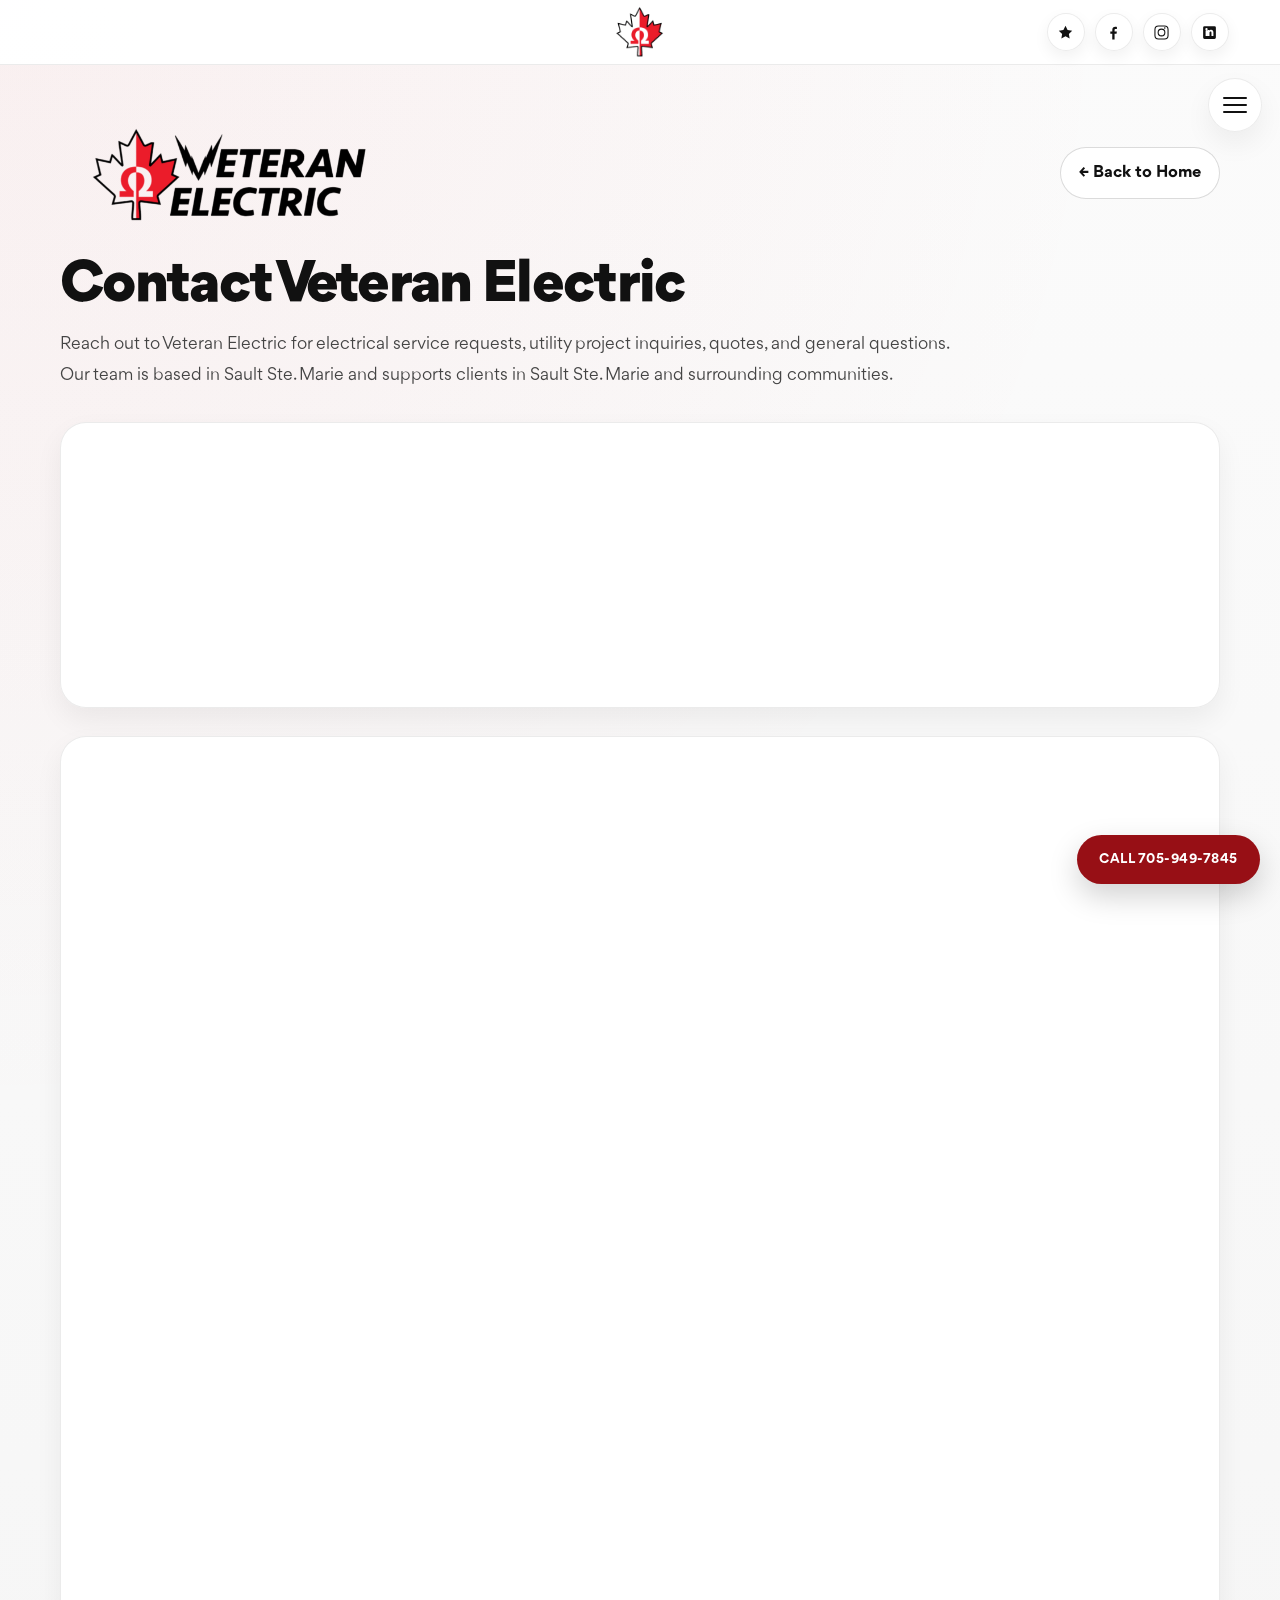
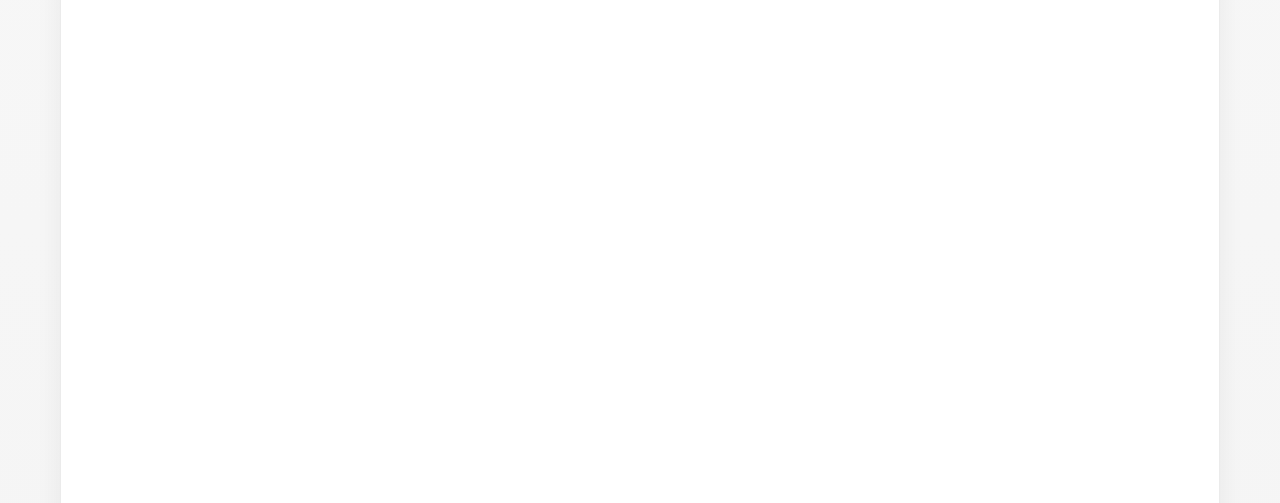
<file: contact/index.html>
<!DOCTYPE html>
<html lang="en">
<head>
  <meta charset="UTF-8" />
  <meta name="viewport" content="width=device-width, initial-scale=1.0" />
  <title>Contact Veteran Electric | Electrician in Sault Ste. Marie</title>
  <meta
    name="description"
    content="Contact Veteran Electric, an electrician and electrical contractor in Sault Ste. Marie, for electrical service requests, quotes, and project discussions."
  />
  <meta name="robots" content="index, follow" />
  <meta name="theme-color" content="#d71920" />
  <link rel="canonical" href="https://veteranelectric.ca/contact/" />
  <meta property="og:title" content="Contact Veteran Electric | Electrician in Sault Ste. Marie" />
  <meta
    property="og:description"
    content="Contact Veteran Electric, an electrician and electrical contractor in Sault Ste. Marie, for electrical service requests, quotes, and project discussions."
  />
  <meta property="og:type" content="website" />
  <meta property="og:url" content="https://veteranelectric.ca/contact/" />
  <meta property="og:image" content="https://veteranelectric.ca/veteranlogo.png" />
  <link rel="stylesheet" href="../styles.css?v=20260420c" />
  <link rel="icon" type="image/png" href="../favicon.png" />
  <link rel="apple-touch-icon" href="../apple-touch-icon.png" />
  <link rel="manifest" href="../site.webmanifest" />
</head>
<body class="inner-page">
  <a class="skip-link" href="#main-content">Skip to content</a>

  <div class="page-loader" aria-hidden="true">
    <div class="loader-mark"></div>
  </div>

  <!-- TOP BANNER -->
  <header class="top-banner">
    <div class="banner-inner">
      <div></div>

      <a href="../" class="banner-logo-link">
        <img
          src="../veteranlogo2.png"
          alt="Veteran Electric emblem"
          class="banner-logo"
          width="400"
          height="400"
          decoding="async"
        />
      </a>

      <div class="top-social">
        <a href="https://g.page/r/Cc1NlknMTAOdEAE/review" target="_blank" rel="noopener" aria-label="Google Reviews">
          <svg viewBox="0 0 24 24" aria-hidden="true">
            <path d="M12 2.5l2.93 5.94 6.56.95-4.74 4.62 1.12 6.53L12 17.46 6.13 20.54l1.12-6.53L2.5 9.39l6.56-.95L12 2.5z"/>
          </svg>
        </a>
        <a href="https://www.facebook.com/VeteranElectricCorp" target="_blank" rel="noopener" aria-label="Facebook">
          <svg viewBox="0 0 24 24" aria-hidden="true">
            <path d="M13.5 22v-8.2h2.8l.42-3.2H13.5V8.56c0-.93.26-1.56 1.6-1.56h1.7V4.13c-.29-.04-1.28-.13-2.43-.13-2.41 0-4.06 1.47-4.06 4.18v2.42H7.5v3.2h2.76V22h3.24z"/>
          </svg>
        </a>
        <!-- Instagram -->
        <a href="https://www.instagram.com/veteranelectric2022" target="_blank" rel="noopener" aria-label="Instagram">
          <svg viewBox="0 0 24 24" aria-hidden="true">
            <path d="M7.75 2h8.5A5.75 5.75 0 0 1 22 7.75v8.5A5.75 5.75 0 0 1 16.25 22h-8.5A5.75 5.75 0 0 1 2 16.25v-8.5A5.75 5.75 0 0 1 7.75 2zm0 1.5A4.25 4.25 0 0 0 3.5 7.75v8.5A4.25 4.25 0 0 0 7.75 20.5h8.5a4.25 4.25 0 0 0 4.25-4.25v-8.5A4.25 4.25 0 0 0 16.25 3.5h-8.5zm8.88 1.12a1.13 1.13 0 1 1 0 2.26 1.13 1.13 0 0 1 0-2.26zM12 6.5A5.5 5.5 0 1 1 6.5 12 5.5 5.5 0 0 1 12 6.5zm0 1.5A4 4 0 1 0 16 12a4 4 0 0 0-4-4z"/>
          </svg>
        </a>

        <!-- LinkedIn -->
        <a href="https://www.linkedin.com/company/veteran-electric-corp" target="_blank" rel="noopener" aria-label="LinkedIn">
          <svg viewBox="0 0 24 24" aria-hidden="true">
            <path d="M19 3A2 2 0 0 1 21 5v14a2 2 0 0 1-2 2H5a2 2 0 0 1-2-2V5a2 2 0 0 1 2-2h14zm-9.75 6.25H6.5V17h2.75V9.25zM7.88 5.75a1.63 1.63 0 1 0 0 3.25 1.63 1.63 0 0 0 0-3.25zM17.5 11.9c0-2.47-1.32-3.62-3.08-3.62-1.42 0-2.06.78-2.4 1.33v-1.14H9.25c.03.72 0 8.53 0 8.53H12v-4.76c0-.25.02-.51.09-.69.2-.51.66-1.03 1.36-1.03.96 0 1.34.76 1.34 1.88V17h2.71v-5.1z"/>
          </svg>
        </a>
      </div>
    </div>
  </header>

  <header class="site-header">
    <button
      class="menu-toggle"
      type="button"
      aria-label="Open navigation menu"
      aria-expanded="false"
      aria-controls="site-menu"
    >
      <span></span>
      <span></span>
      <span></span>
    </button>

    <nav class="site-menu" id="site-menu" aria-label="Main navigation">
      <a href="../">Home</a>
      <a href="../electrical/">Electrical</a>
      <a href="../utility/">Utility</a>
      <a href="../about/">About</a>
      <a href="../careers/">Careers</a>
      <a href="../contact/">Contact</a>
      <a class="menu-cta" href="../contact/">Request a Quote</a>
    </nav>
  </header>

  <main class="inner-wrap" id="main-content">
    <div class="topbar fade-in">
      <a href="../" class="brand-lockup">
        <img
          src="../veteranlogo.png"
          alt="Veteran Electric logo"
          width="1200"
          height="365"
          decoding="async"
        />
      </a>
      <a href="../" class="back-link">← Back to Home</a>
    </div>

    <section class="page-intro fade-in">
      <h1>Contact Veteran Electric</h1>
      <p>
        Reach out to Veteran Electric for electrical service requests, utility project inquiries,
        quotes, and general questions. Our team is based in Sault Ste. Marie and supports clients
        in Sault Ste. Marie and surrounding communities.
      </p>
    </section>

    <section class="section-block fade-in">
      <div class="contact-callout">
        <p class="contact-callout-label">Call Veteran Electric</p>
        <a class="contact-phone-main" href="tel:17059497845">705-949-7845</a>
      </div>
    </section>

    <section class="section-block fade-in">
      <h2>Request Service or Contact Us</h2>
      <p>
        Use the form below to request electrical service, utility division support, a quote,
        or general information from Veteran Electric. Our team will review your request and respond
        as soon as possible.
      </p>

      <div class="jobber-form-wrap">
        <div id="61e9e856-d762-4080-9c9a-0759301c86dc-1249405"></div>
      </div>
    </section>

    <section class="section-block fade-in">
      <h2>Hours</h2>
      <div class="feature-list">
        <div>Monday – Friday: 8am – 8pm</div>
        <div>Saturday: By appointment</div>
        <div>Sunday: Closed</div>
        <div>Serving Sault Ste. Marie and surrounding communities</div>
      </div>
    </section>
  </main>

<footer class="site-footer">
  <div class="footer-inner">
    <div class="footer-row">
      <div class="footer-left">
        <img
          src="../ccib.png"
          alt="Canadian Council for Indigenous Business logo"
          loading="lazy"
          decoding="async"
        />
        <img
          src="../ESA.png"
          alt="Electrical Safety Authority logo"
          loading="lazy"
          decoding="async"
        />
        <img
          src="../iwscc.png"
          alt="Inclusive Workplace and Supply Council of Canada logo"
          loading="lazy"
          decoding="async"
        />
      </div>

      <div class="footer-center">
        <strong>Veteran Electric</strong>
        <span class="footer-meta">Sault Ste. Marie, Ontario • Residential • Commercial • Industrial • Utility</span>
        <span class="footer-meta">Serving Sault Ste. Marie and surrounding communities</span>
        <div class="footer-links">
          <a href="https://www.facebook.com/VeteranElectricCorp" target="_blank" rel="noopener">Facebook</a>
          <span>© 2026 Veteran Electric</span>
        </div>
        <a href="https://blacksmithmedia.ca" class="footer-credit">
          WEBSITE BY BLACKSMITH MEDIA
        </a>
      </div>

      <div class="footer-right">
        <img
          src="../bi.png"
          alt="Business association logo"
          loading="lazy"
          decoding="async"
        />
      </div>
    </div>
  </div>
</footer>

  <a class="floating-call" href="tel:17059497845">Call 705-949-7845</a>

  <!-- Jobber Form -->
  <link
    rel="stylesheet"
    href="https://d3ey4dbjkt2f6s.cloudfront.net/assets/external/work_request_embed.css"
    media="screen"
  />
  <script
    src="https://d3ey4dbjkt2f6s.cloudfront.net/assets/static_link/work_request_embed_snippet.js"
    clienthub_id="61e9e856-d762-4080-9c9a-0759301c86dc-1249405"
    form_url="https://clienthub.getjobber.com/client_hubs/61e9e856-d762-4080-9c9a-0759301c86dc/public/work_request/embedded_work_request_form?form_id=1249405">
  </script>
  <script src="../script.js?v=20260420c"></script>
</body>
</html>
</file>
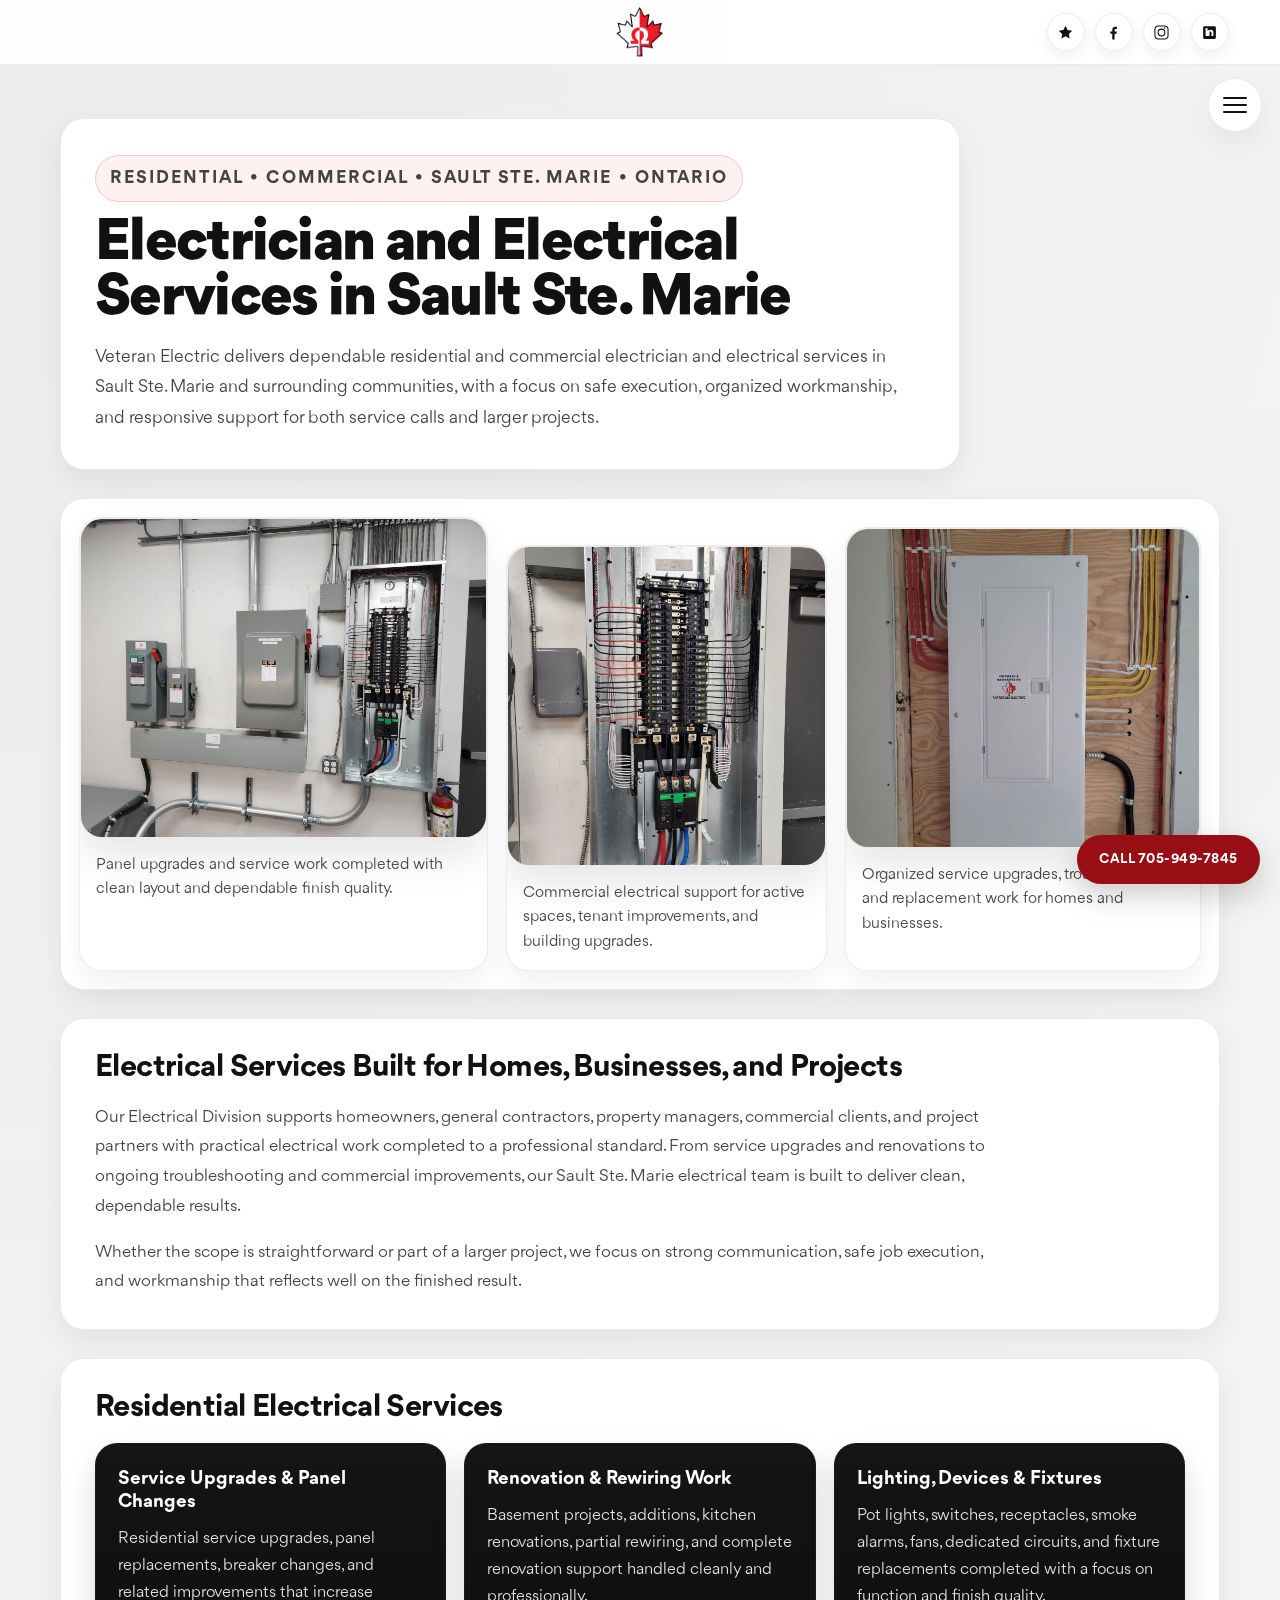
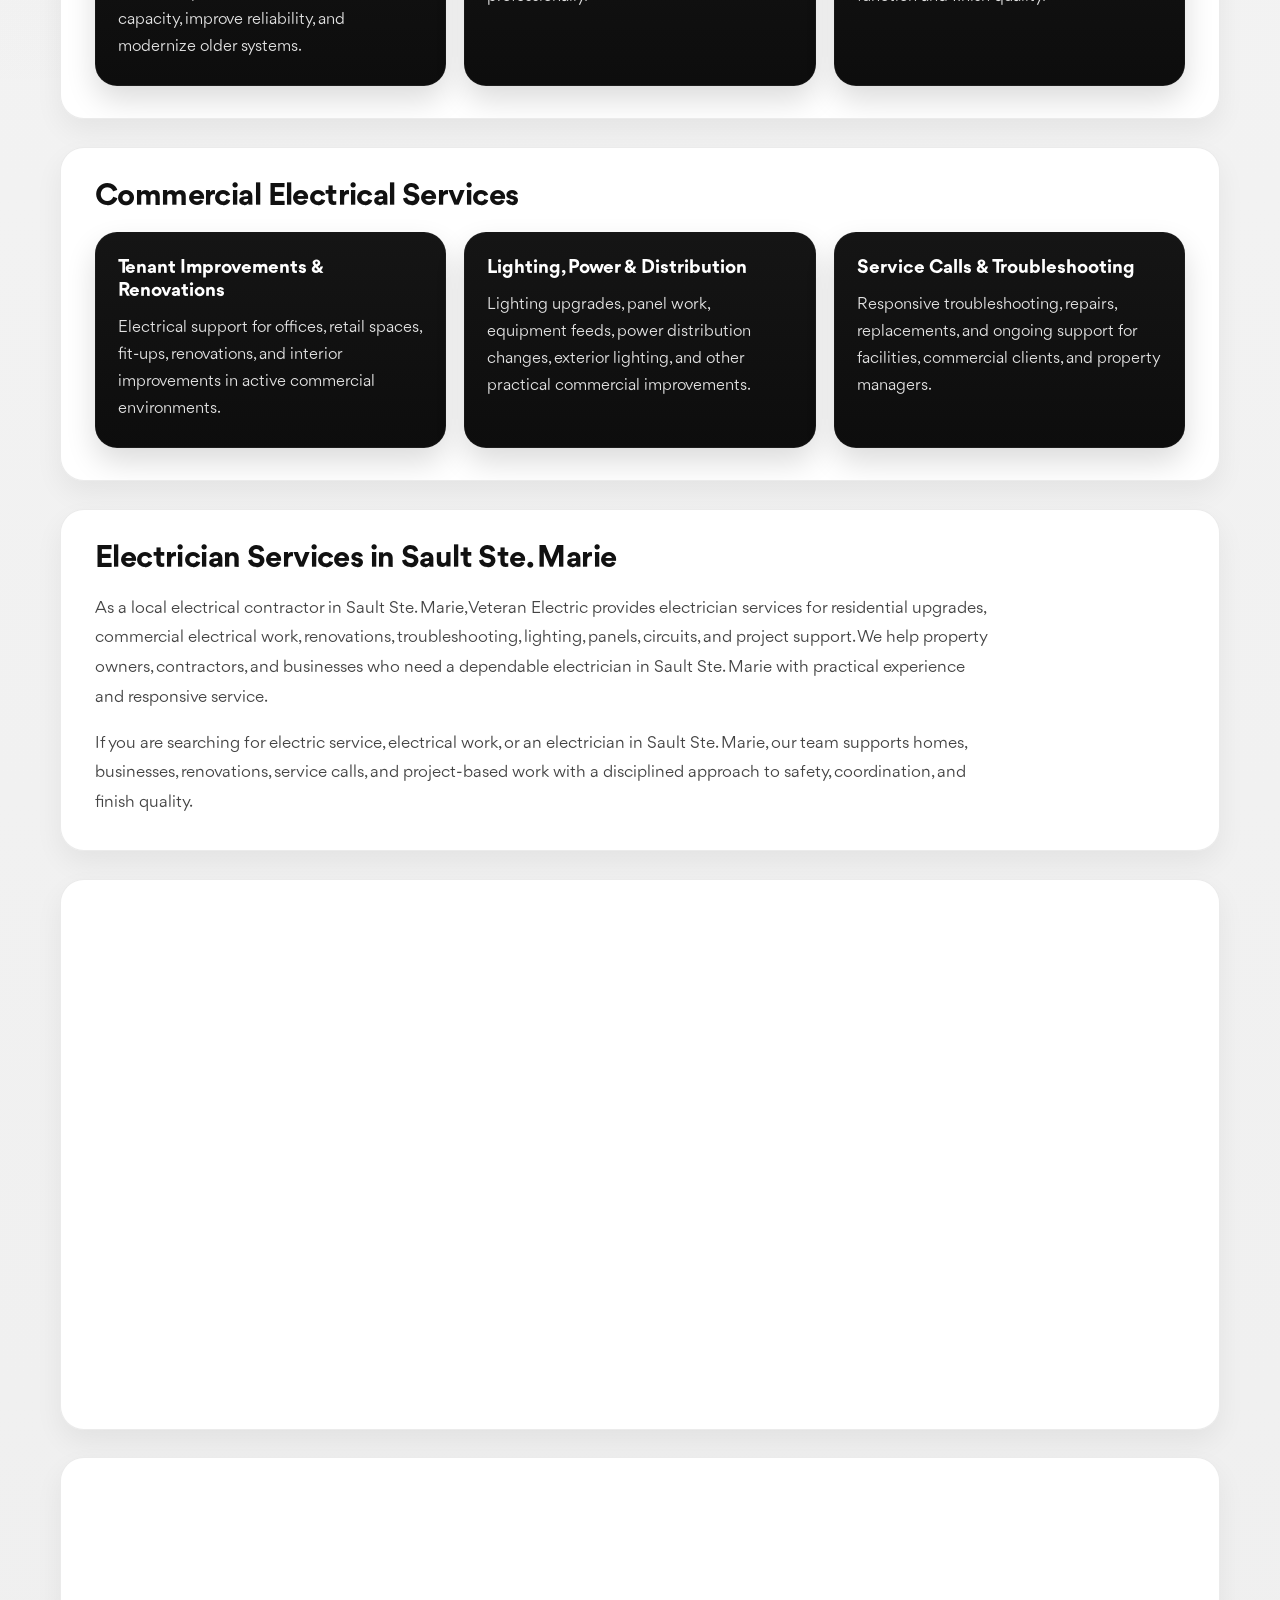
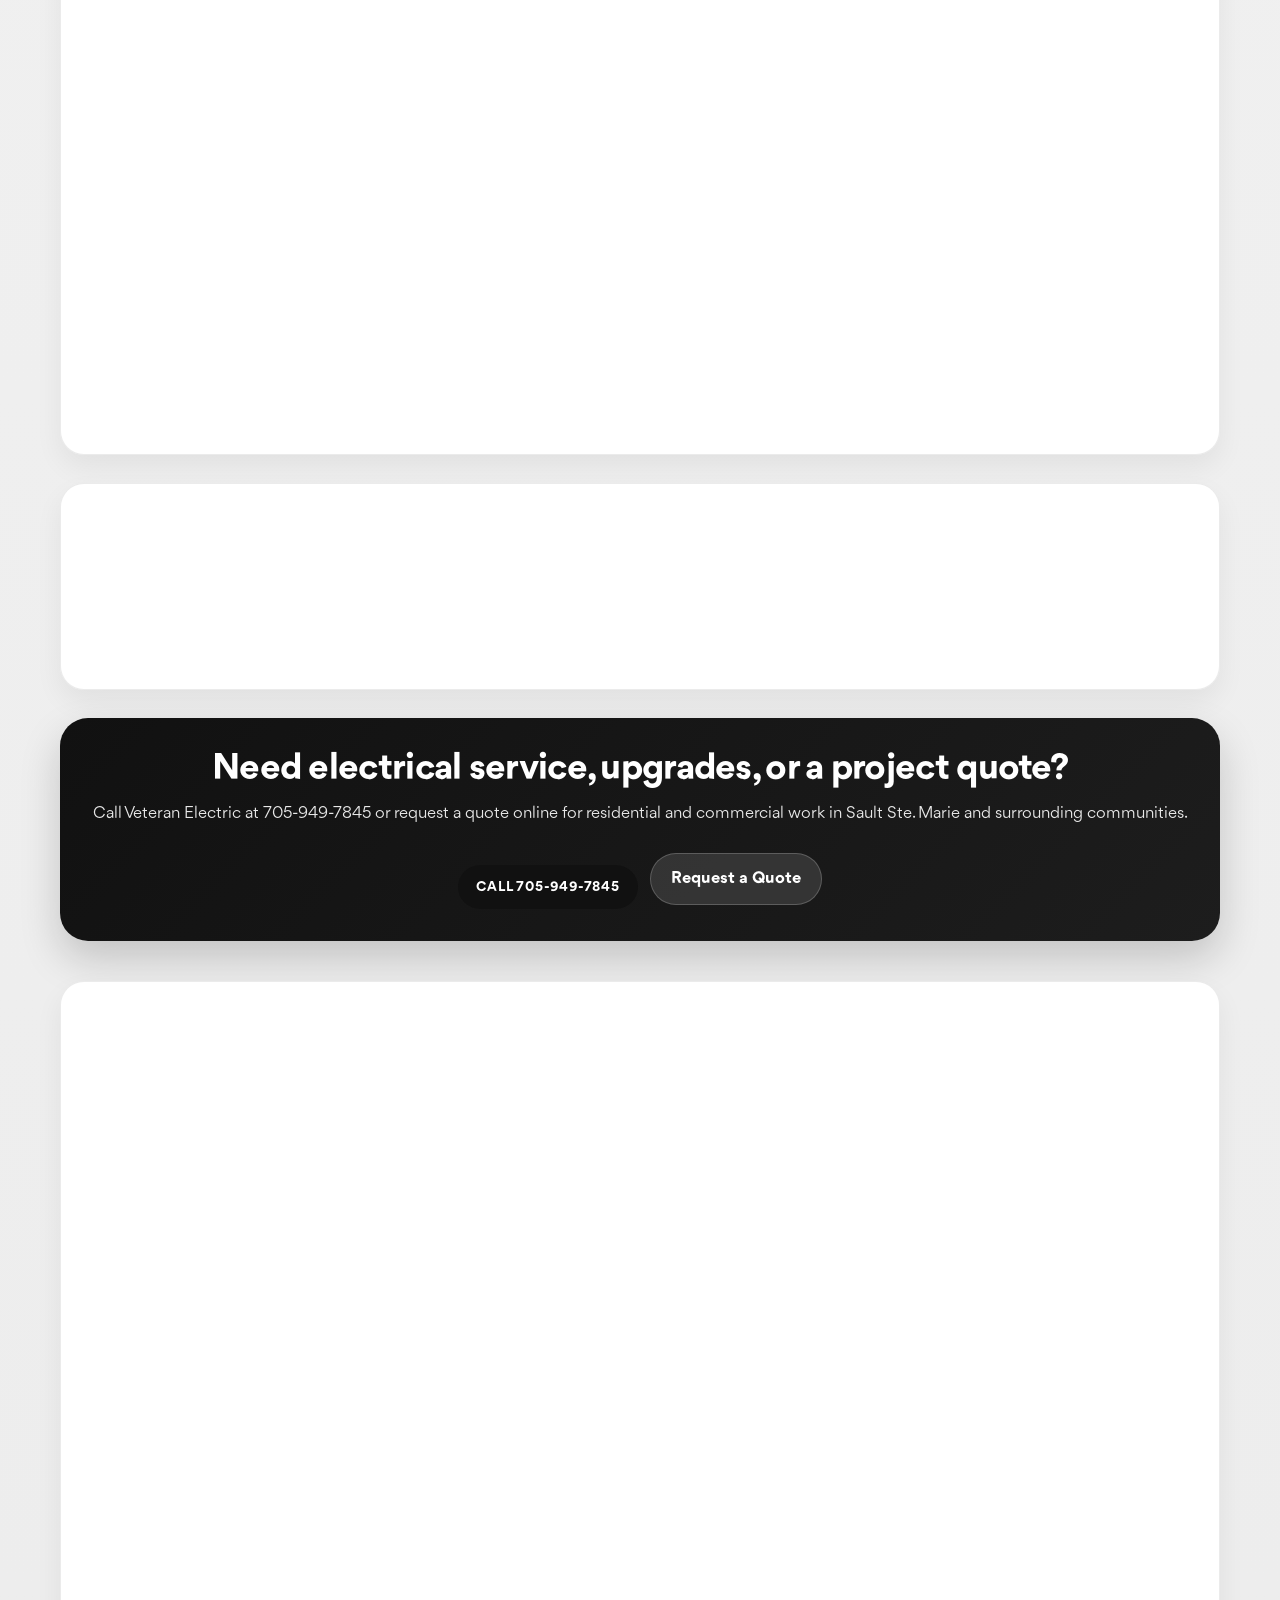
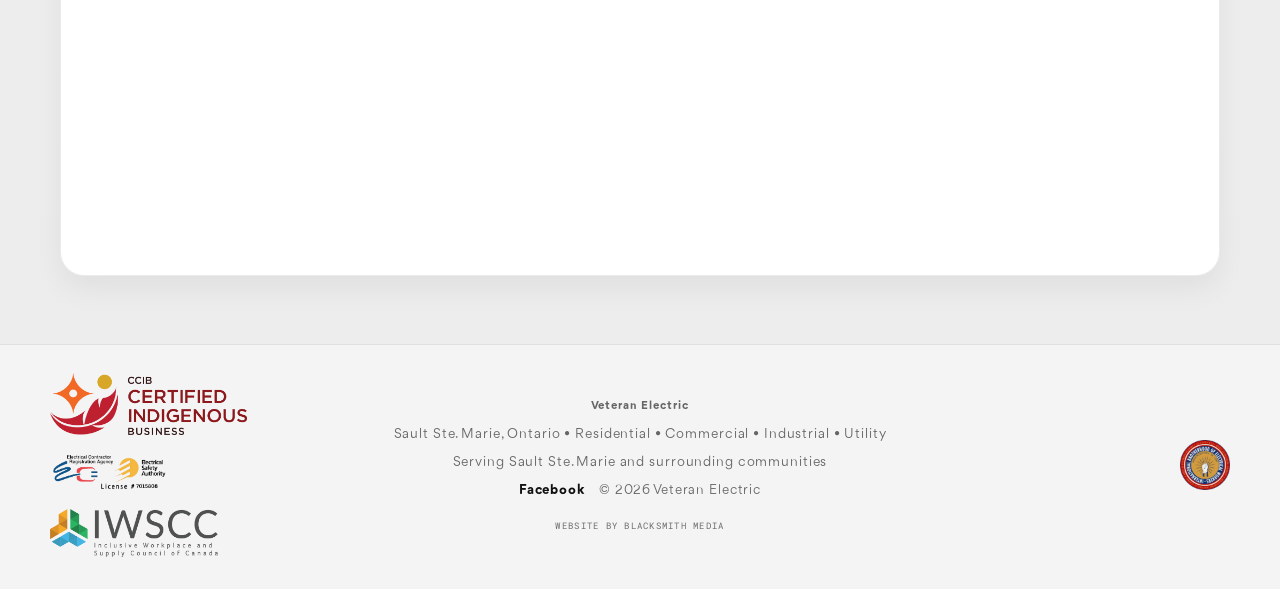
<file: electrical/index.html>
<!DOCTYPE html>
<html lang="en">
<head>
  <meta charset="UTF-8" />
  <meta name="viewport" content="width=device-width, initial-scale=1.0" />
  <title>Electrician &amp; Electrical Services in Sault Ste. Marie, ON | Veteran Electric</title>
  <meta
    name="description"
    content="Veteran Electric provides electrician and electrical services in Sault Ste. Marie, ON including residential and commercial service upgrades, panel changes, lighting, wiring, troubleshooting, renovations, and project support."
  />
  <meta name="robots" content="index, follow" />
  <meta name="theme-color" content="#d71920" />
  <link rel="canonical" href="https://veteranelectric.ca/electrical/" />
  <meta property="og:title" content="Electrician &amp; Electrical Services in Sault Ste. Marie, ON | Veteran Electric" />
  <meta
    property="og:description"
    content="Residential and commercial electrician and electrical services in Sault Ste. Marie completed with dependable workmanship, safety, and professionalism."
  />
  <meta property="og:type" content="website" />
  <meta property="og:url" content="https://veteranelectric.ca/electrical/" />
  <meta property="og:image" content="https://veteranelectric.ca/veteranlogo.png" />

  <link href="https://fonts.googleapis.com/css2?family=Roboto+Mono:wght@400;500&display=swap" rel="stylesheet">

  <link rel="stylesheet" href="../styles.css?v=20260420c" />
  <link rel="icon" type="image/png" href="../favicon.png" />
  <link rel="apple-touch-icon" href="../apple-touch-icon.png" />
  <link rel="manifest" href="../site.webmanifest" />
</head>
<body class="inner-page electrical-page">
  <a class="skip-link" href="#main-content">Skip to content</a>

  <!-- TOP BANNER -->
  <header class="top-banner">
    <div class="banner-inner">
      <div></div>

      <a href="../" class="banner-logo-link">
        <img src="../veteranlogo2.png" alt="Veteran Electric banner logo" class="banner-logo" />
      </a>

      <div class="top-social">
        <a href="https://g.page/r/Cc1NlknMTAOdEAE/review" target="_blank" rel="noopener" aria-label="Google Reviews">
          <svg viewBox="0 0 24 24" aria-hidden="true">
            <path d="M12 2.5l2.93 5.94 6.56.95-4.74 4.62 1.12 6.53L12 17.46 6.13 20.54l1.12-6.53L2.5 9.39l6.56-.95L12 2.5z"/>
          </svg>
        </a>
        <a href="https://www.facebook.com/VeteranElectricCorp" target="_blank" rel="noopener" aria-label="Facebook">
          <svg viewBox="0 0 24 24" aria-hidden="true">
            <path d="M13.5 22v-8.2h2.8l.42-3.2H13.5V8.56c0-.93.26-1.56 1.6-1.56h1.7V4.13c-.29-.04-1.28-.13-2.43-.13-2.41 0-4.06 1.47-4.06 4.18v2.42H7.5v3.2h2.76V22h3.24z"/>
          </svg>
        </a>
        <!-- Instagram -->
        <a href="https://www.instagram.com/veteranelectric2022" target="_blank" rel="noopener" aria-label="Instagram">
          <svg viewBox="0 0 24 24" aria-hidden="true">
            <path d="M7.75 2h8.5A5.75 5.75 0 0 1 22 7.75v8.5A5.75 5.75 0 0 1 16.25 22h-8.5A5.75 5.75 0 0 1 2 16.25v-8.5A5.75 5.75 0 0 1 7.75 2zm0 1.5A4.25 4.25 0 0 0 3.5 7.75v8.5A4.25 4.25 0 0 0 7.75 20.5h8.5a4.25 4.25 0 0 0 4.25-4.25v-8.5A4.25 4.25 0 0 0 16.25 3.5h-8.5zm8.88 1.12a1.13 1.13 0 1 1 0 2.26 1.13 1.13 0 0 1 0-2.26zM12 6.5A5.5 5.5 0 1 1 6.5 12 5.5 5.5 0 0 1 12 6.5zm0 1.5A4 4 0 1 0 16 12a4 4 0 0 0-4-4z"/>
          </svg>
        </a>

        <!-- LinkedIn -->
        <a href="https://www.linkedin.com/company/veteran-electric-corp" target="_blank" rel="noopener" aria-label="LinkedIn">
          <svg viewBox="0 0 24 24" aria-hidden="true">
            <path d="M19 3A2 2 0 0 1 21 5v14a2 2 0 0 1-2 2H5a2 2 0 0 1-2-2V5a2 2 0 0 1 2-2h14zm-9.75 6.25H6.5V17h2.75V9.25zM7.88 5.75a1.63 1.63 0 1 0 0 3.25 1.63 1.63 0 0 0 0-3.25zM17.5 11.9c0-2.47-1.32-3.62-3.08-3.62-1.42 0-2.06.78-2.4 1.33v-1.14H9.25c.03.72 0 8.53 0 8.53H12v-4.76c0-.25.02-.51.09-.69.2-.51.66-1.03 1.36-1.03.96 0 1.34.76 1.34 1.88V17h2.71v-5.1z"/>
          </svg>
        </a>
      </div>
    </div>
  </header>

  <!-- PAGE LOADER -->
  <div class="page-loader" aria-hidden="true">
    <div class="loader-mark"></div>
  </div>

  <!-- NAV -->
  <header class="site-header">
    <button class="menu-toggle" aria-label="Open menu" aria-expanded="false" aria-controls="site-menu" type="button">
      <span></span>
      <span></span>
      <span></span>
    </button>

    <nav class="site-menu" id="site-menu">
      <a href="../about/">About</a>
      <a href="../electrical/">Electrical Division</a>
      <a href="../utility/">Utility Division</a>
      <a href="../careers/">Careers</a>
      <a href="../contact/">Contact</a>
      <a class="menu-cta" href="../contact/">Request a Quote</a>
    </nav>
  </header>

  <main class="inner-wrap" id="main-content">
    <section class="page-intro electrical-hero fade-in">
      <div class="electrical-hero__content">
        <p class="page-kicker">Residential • Commercial • Sault Ste. Marie • Ontario</p>
        <h1>Electrician and Electrical Services in Sault Ste. Marie</h1>
        <p>
          Veteran Electric delivers dependable residential and commercial electrician and electrical services
          in Sault Ste. Marie and surrounding communities, with a focus on safe execution,
          organized workmanship, and responsive support for both service calls and larger projects.
        </p>
      </div>
    </section>

    <section class="utility-gallery electrical-gallery fade-in project-gallery-shell" aria-label="Electrical Division project photos">
      <figure class="project-card">
        <img
          src="../panel1.jpg"
          alt="Electrical panel installation work by Veteran Electric"
          width="2048"
          height="1536"
          loading="lazy"
          decoding="async"
        />
        <figcaption>Panel upgrades and service work completed with clean layout and dependable finish quality.</figcaption>
      </figure>
      <figure class="project-card">
        <img
          src="../panel2.jpg"
          alt="Commercial electrical panel and wiring work"
          width="1536"
          height="2048"
          loading="lazy"
          decoding="async"
        />
        <figcaption>Commercial electrical support for active spaces, tenant improvements, and building upgrades.</figcaption>
      </figure>
      <figure class="project-card">
        <img
          src="../panel4.jpg"
          alt="Electrical service upgrade and organized panel work"
          width="1536"
          height="2048"
          loading="lazy"
          decoding="async"
        />
        <figcaption>Organized service upgrades, troubleshooting, and replacement work for homes and businesses.</figcaption>
      </figure>
    </section>

    <section class="section-block fade-in">
      <h2>Electrical Services Built for Homes, Businesses, and Projects</h2>
      <p>
        Our Electrical Division supports homeowners, general contractors, property managers,
        commercial clients, and project partners with practical electrical work completed to a
        professional standard. From service upgrades and renovations to ongoing troubleshooting
        and commercial improvements, our Sault Ste. Marie electrical team is built to deliver clean, dependable results.
      </p>
      <p>
        Whether the scope is straightforward or part of a larger project, we focus on strong
        communication, safe job execution, and workmanship that reflects well on the finished result.
      </p>
    </section>

    <section class="section-block fade-in">
      <h2>Residential Electrical Services</h2>
      <div class="service-grid">
        <div class="service-box">
          <h3>Service Upgrades &amp; Panel Changes</h3>
          <p>
            Residential service upgrades, panel replacements, breaker changes, and related
            improvements that increase capacity, improve reliability, and modernize older systems.
          </p>
        </div>

        <div class="service-box">
          <h3>Renovation &amp; Rewiring Work</h3>
          <p>
            Basement projects, additions, kitchen renovations, partial rewiring, and complete
            renovation support handled cleanly and professionally.
          </p>
        </div>

        <div class="service-box">
          <h3>Lighting, Devices &amp; Fixtures</h3>
          <p>
            Pot lights, switches, receptacles, smoke alarms, fans, dedicated circuits, and fixture
            replacements completed with a focus on function and finish quality.
          </p>
        </div>
      </div>
    </section>

    <section class="section-block fade-in">
      <h2>Commercial Electrical Services</h2>
      <div class="service-grid">
        <div class="service-box">
          <h3>Tenant Improvements &amp; Renovations</h3>
          <p>
            Electrical support for offices, retail spaces, fit-ups, renovations, and interior
            improvements in active commercial environments.
          </p>
        </div>

        <div class="service-box">
          <h3>Lighting, Power &amp; Distribution</h3>
          <p>
            Lighting upgrades, panel work, equipment feeds, power distribution changes, exterior
            lighting, and other practical commercial improvements.
          </p>
        </div>

        <div class="service-box">
          <h3>Service Calls &amp; Troubleshooting</h3>
          <p>
            Responsive troubleshooting, repairs, replacements, and ongoing support for facilities,
            commercial clients, and property managers.
          </p>
        </div>
      </div>
    </section>

    <section class="section-block fade-in">
      <h2>Electrician Services in Sault Ste. Marie</h2>
      <p>
        As a local electrical contractor in Sault Ste. Marie, Veteran Electric provides electrician services for
        residential upgrades, commercial electrical work, renovations, troubleshooting, lighting, panels, circuits,
        and project support. We help property owners, contractors, and businesses who need a dependable electrician
        in Sault Ste. Marie with practical experience and responsive service.
      </p>
      <p>
        If you are searching for electric service, electrical work, or an electrician in Sault Ste. Marie, our team
        supports homes, businesses, renovations, service calls, and project-based work with a disciplined approach to
        safety, coordination, and finish quality.
      </p>
    </section>

    <section class="section-block fade-in">
      <h2>Common Electrical Work We Support</h2>
      <div class="feature-list">
        <div>Residential service upgrades and panel replacements</div>
        <div>Commercial panel work and distribution upgrades</div>
        <div>Lighting installations and lighting retrofits</div>
        <div>Renovation wiring for homes and commercial spaces</div>
        <div>Electrical troubleshooting and repair work</div>
        <div>Dedicated circuits and equipment connections</div>
        <div>Exterior, security, and parking lot lighting</div>
        <div>Receptacle, switch, and fixture replacement</div>
        <div>Ceiling fan and device installation</div>
        <div>Generator, surge protection, and specialty electrical work</div>
        <div>Fire alarm, transformer, and higher-capacity applications</div>
        <div>Project support for contractors, owners, and property managers</div>
      </div>
    </section>

    <section class="section-block fade-in electrical-split">
      <div class="electrical-split__main">
        <h2>Who We Work With</h2>
        <div class="feature-list">
          <div>Homeowners looking for dependable electrical service</div>
          <div>General contractors and renovation partners</div>
          <div>Commercial building owners and tenants</div>
          <div>Property managers and facility operators</div>
          <div>Retail, office, and light commercial environments</div>
          <div>Clients in Sault Ste. Marie and surrounding communities</div>
        </div>
      </div>

      <div class="electrical-split__main">
        <h2>Why Clients Choose Veteran Electric</h2>
        <div class="feature-list">
          <div>Union electrical contractor based in Sault Ste. Marie</div>
          <div>Veteran-owned workforce and disciplined field culture</div>
          <div>Dependable workmanship and responsive communication</div>
          <div>Strong safety focus and professional standards</div>
          <div>Residential experience backed by growing commercial capacity</div>
          <div>Licensed and insured for electrical project work in Ontario</div>
          <div>ECRA/ESA licensed contractor</div>
          <div>Work completed with inspection compliance where required</div>
        </div>
      </div>
    </section>

    <section class="section-block fade-in">
      <h2>Serving Sault Ste. Marie and Surrounding Communities</h2>
      <p>
        Veteran Electric is proudly based in Sault Ste. Marie and positioned to support clients
        in surrounding communities with reliable electrical service and project support. If you need
        residential or commercial electrical work completed by a team that values safety,
        accountability, and dependable execution, we are ready to help.
      </p>
    </section>

    <section class="cta-strip fade-in quote-strip">
      <h2>Need electrical service, upgrades, or a project quote?</h2>
      <p>
        Call Veteran Electric at 705-949-7845 or request a quote online for residential and commercial work in
        Sault Ste. Marie and surrounding communities.
      </p>
      <div class="quote-actions quote-actions--center">
        <a class="hero-contact-cta__button" href="tel:+17059497845">Call 705-949-7845</a>
        <a class="quote-link-secondary quote-link-secondary--light" href="../contact/">Request a Quote</a>
      </div>
    </section>

    <section class="section-block utility-contact-section fade-in electrical-form-section">
      <div class="electrical-form-intro">
        <p class="page-kicker">Request Service</p>
        <h2>Request Electrical Service</h2>
        <p>
          Use the form below to request residential or commercial electrical service,
          troubleshooting, upgrades, project support, or a quote from Veteran Electric.
        </p>
      </div>

      <div class="jobber-form-wrap">
        <div id="61e9e856-d762-4080-9c9a-0759301c86dc-1249405"></div>
      </div>
    </section>
  </main>

  <!-- FLOATING CALL BUTTON -->
  <a class="floating-call" href="tel:+17059497845">Call 705-949-7845</a>

  <!-- FOOTER -->
<footer class="site-footer">
  <div class="footer-inner">
    <div class="footer-row">
      <div class="footer-left">
        <img
          src="../ccib.png"
          alt="Canadian Council for Indigenous Business logo"
          loading="lazy"
          decoding="async"
        />
        <img
          src="../ESA.png"
          alt="Electrical Safety Authority logo"
          loading="lazy"
          decoding="async"
        />
        <img
          src="../iwscc.png"
          alt="Inclusive Workplace and Supply Council of Canada logo"
          loading="lazy"
          decoding="async"
        />
      </div>

      <div class="footer-center">
        <strong>Veteran Electric</strong>
        <span class="footer-meta">Sault Ste. Marie, Ontario • Residential • Commercial • Industrial • Utility</span>
        <span class="footer-meta">Serving Sault Ste. Marie and surrounding communities</span>
        <div class="footer-links">
          <a href="https://www.facebook.com/VeteranElectricCorp" target="_blank" rel="noopener">Facebook</a>
          <span>© 2026 Veteran Electric</span>
        </div>
        <a href="https://blacksmithmedia.ca" class="footer-credit">
          WEBSITE BY BLACKSMITH MEDIA
        </a>
      </div>

      <div class="footer-right">
        <img
          src="../bi.png"
          alt="Business association logo"
          loading="lazy"
          decoding="async"
        />
      </div>
    </div>
  </div>
</footer>

  <link
    rel="stylesheet"
    href="https://d3ey4dbjkt2f6s.cloudfront.net/assets/external/work_request_embed.css"
    media="screen"
  />
  <script
    src="https://d3ey4dbjkt2f6s.cloudfront.net/assets/static_link/work_request_embed_snippet.js"
    clienthub_id="61e9e856-d762-4080-9c9a-0759301c86dc-1249405"
    form_url="https://clienthub.getjobber.com/client_hubs/61e9e856-d762-4080-9c9a-0759301c86dc/public/work_request/embedded_work_request_form?form_id=1249405">
  </script>
  <script src="../script.js?v=20260420c"></script>
</body>
</html>
</file>
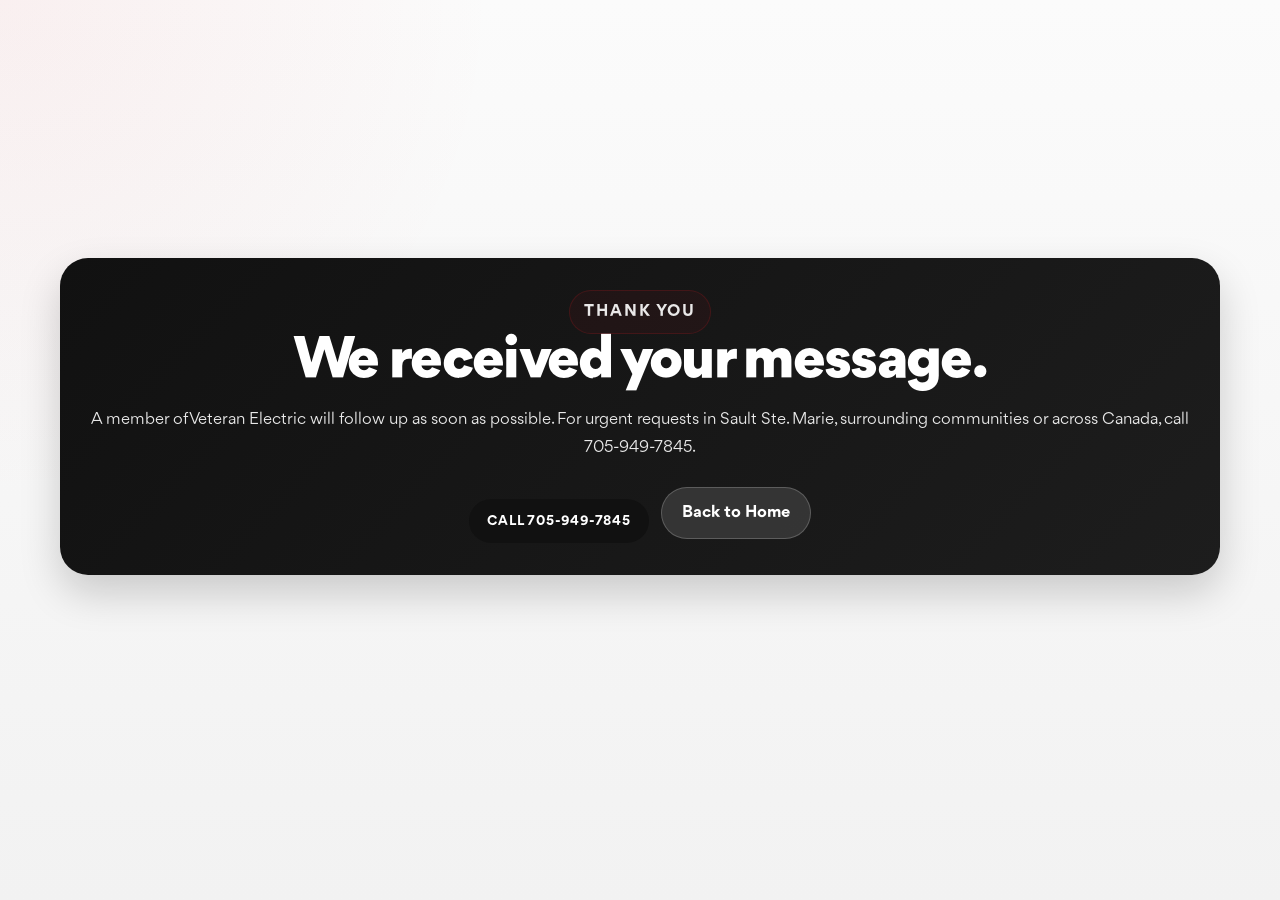
<file: thank-you/index.html>
<!DOCTYPE html>
<html lang="en">
<head>
  <meta charset="UTF-8" />
  <meta name="viewport" content="width=device-width, initial-scale=1.0" />
  <title>Thank You | Veteran Electric</title>
  <meta name="description" content="Thank you for contacting Veteran Electric." />
  <meta name="robots" content="noindex, follow" />
  <meta name="theme-color" content="#d71920" />
  <link rel="stylesheet" href="../styles.css?v=20260420c" />
  <link rel="icon" type="image/png" href="../favicon.png" />
  <link rel="apple-touch-icon" href="../apple-touch-icon.png" />
  <link rel="manifest" href="../site.webmanifest" />
</head>
<body class="inner-page">
  <a class="skip-link" href="#main-content">Skip to content</a>

  <main class="inner-wrap" id="main-content">
    <section class="cta-strip fade-in" style="margin-top: 140px;">
      <p class="page-kicker">Thank You</p>
      <h1>We received your message.</h1>
      <p>
        A member of Veteran Electric will follow up as soon as possible. For urgent requests in Sault Ste. Marie,
        surrounding communities or across Canada, call 705-949-7845.
      </p>
      <div class="quote-actions quote-actions--center">
        <a class="hero-contact-cta__button" href="tel:+17059497845">Call 705-949-7845</a>
        <a class="quote-link-secondary quote-link-secondary--light" href="../">Back to Home</a>
      </div>
    </section>
  </main>

  <script src="../script.js?v=20260420c"></script>
</body>
</html>
</file>
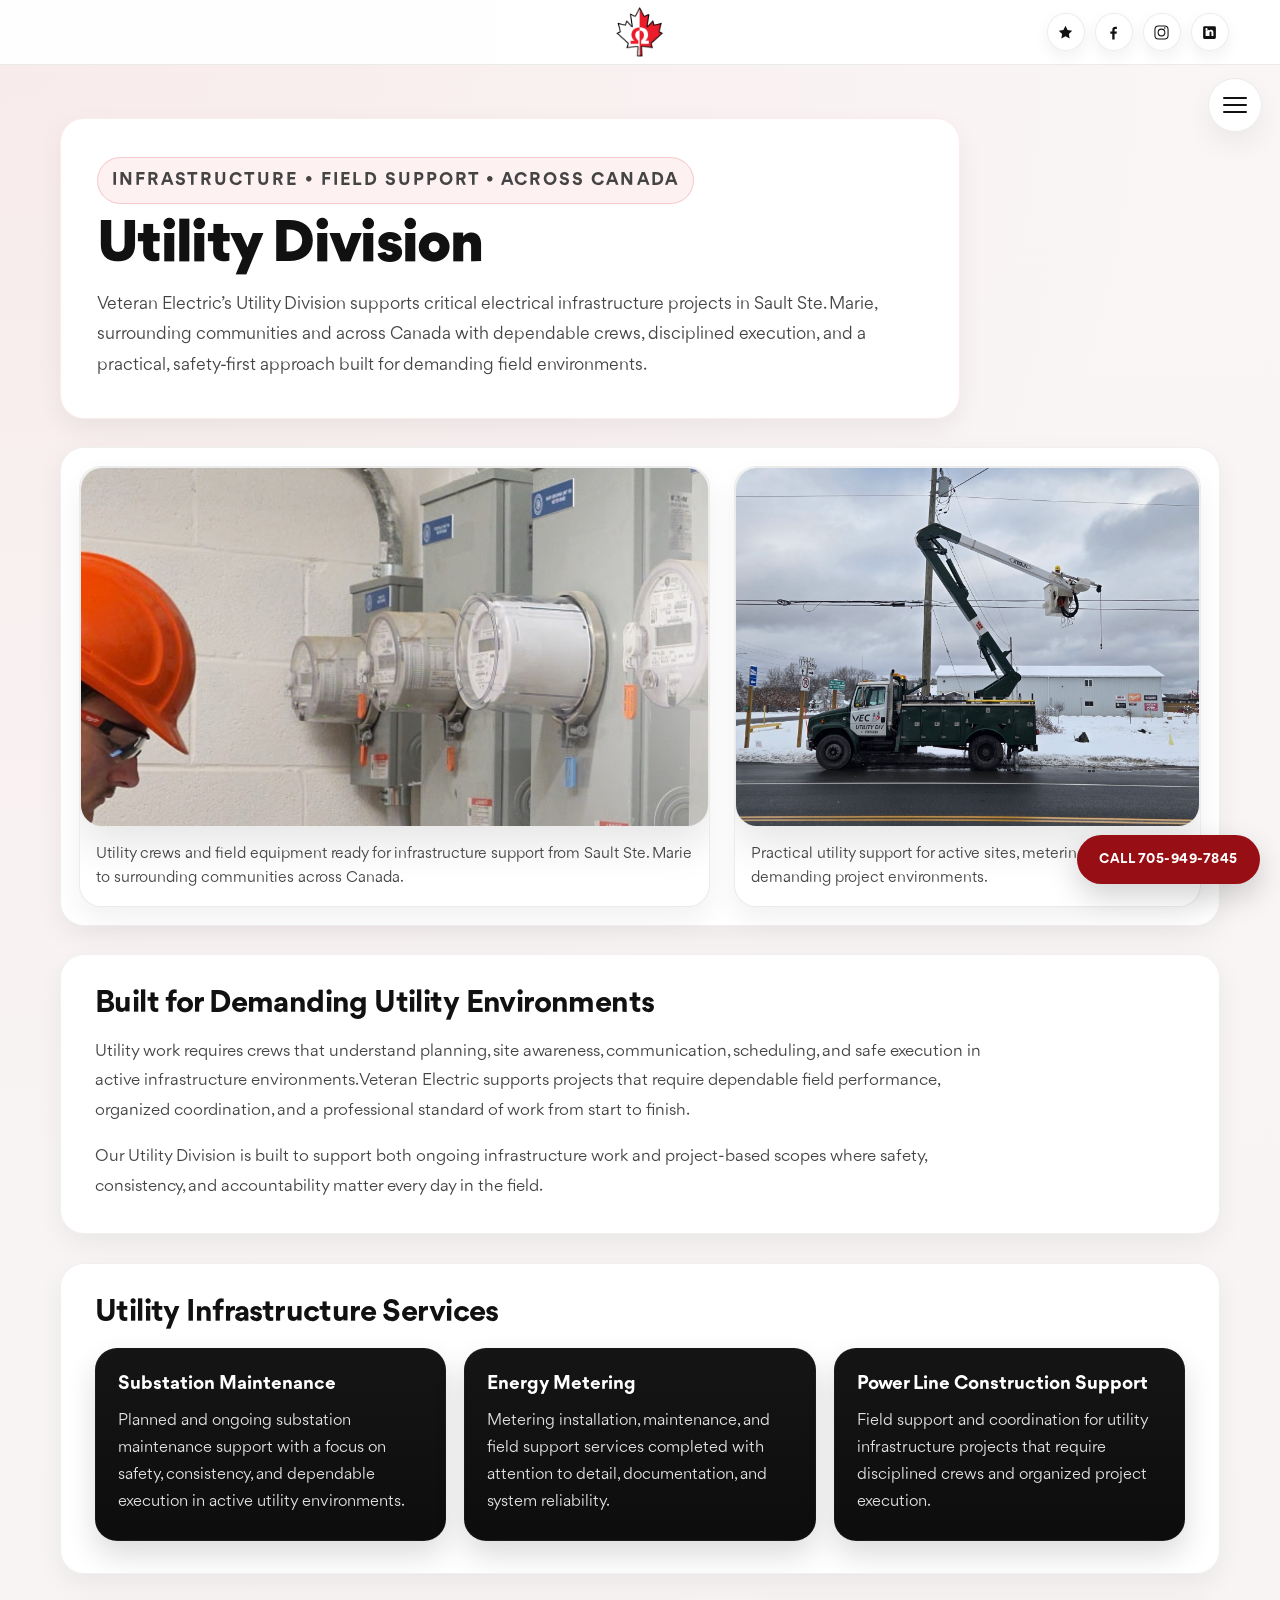
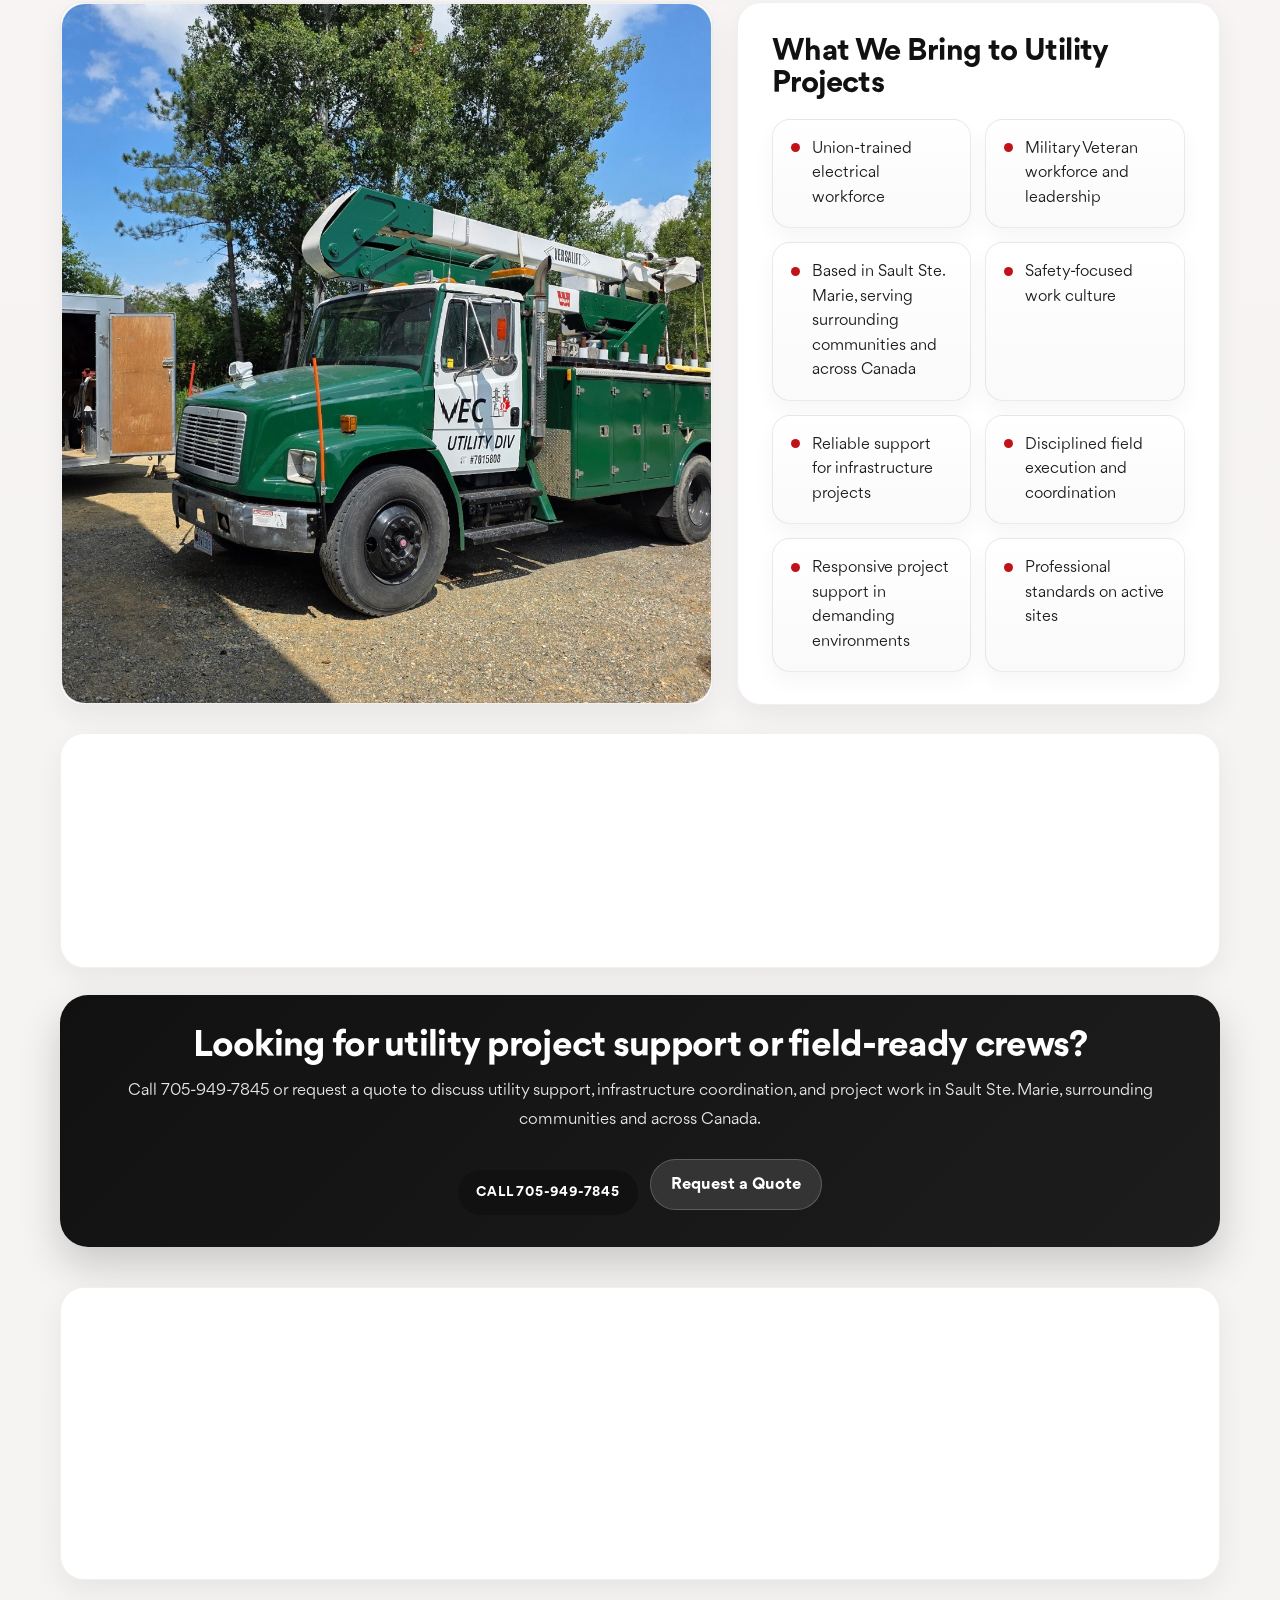
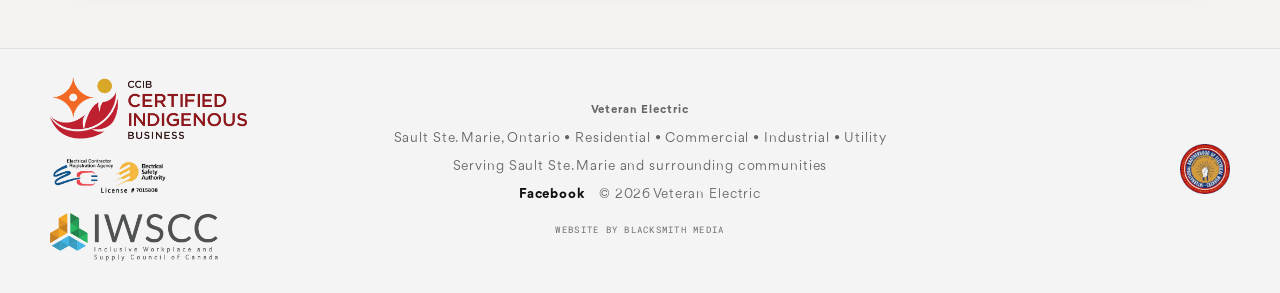
<file: utility/index.html>
<!DOCTYPE html>
<html lang="en">
<head>
  <meta charset="UTF-8" />
  <meta name="viewport" content="width=device-width, initial-scale=1.0" />
  <title>Utility Division | Veteran Electric</title>
  <meta name="description" content="Veteran Electric provides substation maintenance, energy metering, and power line construction support from Sault Ste. Marie, serving surrounding communities and clients across Canada." />
  <meta name="robots" content="index, follow" />
  <meta name="theme-color" content="#d71920" />
  <link rel="canonical" href="https://veteranelectric.ca/utility/" />
  <meta property="og:title" content="Utility Division | Veteran Electric" />
  <meta property="og:description" content="Veteran Electric provides substation maintenance, energy metering, and power line construction support from Sault Ste. Marie, serving surrounding communities and across Canada." />
  <meta property="og:type" content="website" />
  <meta property="og:url" content="https://veteranelectric.ca/utility/" />
  <meta property="og:image" content="https://veteranelectric.ca/veteranlogo.png" />

  <link href="https://fonts.googleapis.com/css2?family=Roboto+Mono:wght@400;500&display=swap" rel="stylesheet">

  <link rel="stylesheet" href="../styles.css?v=20260420c" />
  <link rel="icon" type="image/png" href="../favicon.png" />
  <link rel="apple-touch-icon" href="../apple-touch-icon.png" />
  <link rel="manifest" href="../site.webmanifest" />
</head>

<body class="inner-page utility-page">
  <a class="skip-link" href="#main-content">Skip to content</a>

  <!-- TOP BANNER -->
  <header class="top-banner">
    <div class="banner-inner">
      <div></div>

      <a href="../" class="banner-logo-link">
        <img src="../veteranlogo2.png" alt="Veteran Electric banner logo" class="banner-logo" />
      </a>

      <div class="top-social">
        <a href="https://g.page/r/Cc1NlknMTAOdEAE/review" target="_blank" rel="noopener" aria-label="Google Reviews">
          <svg viewBox="0 0 24 24" aria-hidden="true">
            <path d="M12 2.5l2.93 5.94 6.56.95-4.74 4.62 1.12 6.53L12 17.46 6.13 20.54l1.12-6.53L2.5 9.39l6.56-.95L12 2.5z"/>
          </svg>
        </a>
        <a href="https://www.facebook.com/VeteranElectricCorp" target="_blank" rel="noopener" aria-label="Facebook">
          <svg viewBox="0 0 24 24" aria-hidden="true">
            <path d="M13.5 22v-8.2h2.8l.42-3.2H13.5V8.56c0-.93.26-1.56 1.6-1.56h1.7V4.13c-.29-.04-1.28-.13-2.43-.13-2.41 0-4.06 1.47-4.06 4.18v2.42H7.5v3.2h2.76V22h3.24z"/>
          </svg>
        </a>
        <!-- Instagram -->
        <a href="https://www.instagram.com/veteranelectric2022" target="_blank" rel="noopener" aria-label="Instagram">
          <svg viewBox="0 0 24 24" aria-hidden="true">
            <path d="M7.75 2h8.5A5.75 5.75 0 0 1 22 7.75v8.5A5.75 5.75 0 0 1 16.25 22h-8.5A5.75 5.75 0 0 1 2 16.25v-8.5A5.75 5.75 0 0 1 7.75 2zm0 1.5A4.25 4.25 0 0 0 3.5 7.75v8.5A4.25 4.25 0 0 0 7.75 20.5h8.5a4.25 4.25 0 0 0 4.25-4.25v-8.5A4.25 4.25 0 0 0 16.25 3.5h-8.5zm8.88 1.12a1.13 1.13 0 1 1 0 2.26 1.13 1.13 0 0 1 0-2.26zM12 6.5A5.5 5.5 0 1 1 6.5 12 5.5 5.5 0 0 1 12 6.5zm0 1.5A4 4 0 1 0 16 12a4 4 0 0 0-4-4z"/>
          </svg>
        </a>

        <!-- LinkedIn -->
        <a href="https://www.linkedin.com/company/veteran-electric-corp" target="_blank" rel="noopener" aria-label="LinkedIn">
          <svg viewBox="0 0 24 24" aria-hidden="true">
            <path d="M19 3A2 2 0 0 1 21 5v14a2 2 0 0 1-2 2H5a2 2 0 0 1-2-2V5a2 2 0 0 1 2-2h14zm-9.75 6.25H6.5V17h2.75V9.25zM7.88 5.75a1.63 1.63 0 1 0 0 3.25 1.63 1.63 0 0 0 0-3.25zM17.5 11.9c0-2.47-1.32-3.62-3.08-3.62-1.42 0-2.06.78-2.4 1.33v-1.14H9.25c.03.72 0 8.53 0 8.53H12v-4.76c0-.25.02-.51.09-.69.2-.51.66-1.03 1.36-1.03.96 0 1.34.76 1.34 1.88V17h2.71v-5.1z"/>
          </svg>
        </a>
      </div>
    </div>
  </header>

  <!-- PAGE LOADER -->
  <div class="page-loader" aria-hidden="true">
    <div class="loader-mark"></div>
  </div>

  <!-- NAV -->
  <header class="site-header">
    <button class="menu-toggle" aria-label="Open menu" aria-expanded="false" aria-controls="site-menu" type="button">
      <span></span>
      <span></span>
      <span></span>
    </button>

    <nav class="site-menu" id="site-menu">
      <a href="../about/">About</a>
      <a href="../electrical/">Electrical Division</a>
      <a href="../utility/">Utility Division</a>
      <a href="../careers/">Careers</a>
      <a href="../contact/">Contact</a>
      <a class="menu-cta" href="../contact/">Request a Quote</a>
    </nav>
  </header>

  <main class="inner-wrap" id="main-content">
    <section class="page-intro utility-hero fade-in">
      <div class="utility-hero__content">
        <p class="page-kicker">Infrastructure • Field Support • Across Canada</p>
        <h1>Utility Division</h1>
        <p>
          Veteran Electric’s Utility Division supports critical electrical infrastructure projects
          in Sault Ste. Marie, surrounding communities and across Canada with dependable crews, disciplined execution, and a practical,
          safety-first approach built for demanding field environments.
        </p>
      </div>
    </section>

    <section class="utility-gallery utility-gallery--hero utility-gallery-clean fade-in project-gallery-shell">
      <figure class="project-card">
        <img
          src="../utility1.jpg"
          alt="Veteran Electric utility truck and field equipment"
          width="1536"
          height="2048"
          loading="lazy"
          decoding="async"
        />
        <figcaption>Utility crews and field equipment ready for infrastructure support from Sault Ste. Marie to surrounding communities across Canada.</figcaption>
      </figure>
      <figure class="project-card">
        <img
          src="../utility2.jpg"
          alt="Veteran Electric utility infrastructure work in progress"
          width="2048"
          height="1536"
          loading="lazy"
          decoding="async"
        />
        <figcaption>Practical utility support for active sites, metering work, and demanding project environments.</figcaption>
      </figure>
    </section>

    <section class="section-block fade-in">
      <h2>Built for Demanding Utility Environments</h2>
      <p>
        Utility work requires crews that understand planning, site awareness, communication,
        scheduling, and safe execution in active infrastructure environments. Veteran Electric
        supports projects that require dependable field performance, organized coordination,
        and a professional standard of work from start to finish.
      </p>
      <p>
        Our Utility Division is built to support both ongoing infrastructure work and project-based
        scopes where safety, consistency, and accountability matter every day in the field.
      </p>
    </section>

    <section class="section-block fade-in">
      <h2>Utility Infrastructure Services</h2>
      <div class="service-grid utility-services-grid">
        <div class="service-box">
          <h3>Substation Maintenance</h3>
          <p>
            Planned and ongoing substation maintenance support with a focus on safety,
            consistency, and dependable execution in active utility environments.
          </p>
        </div>

        <div class="service-box">
          <h3>Energy Metering</h3>
          <p>
            Metering installation, maintenance, and field support services completed with
            attention to detail, documentation, and system reliability.
          </p>
        </div>

        <div class="service-box">
          <h3>Power Line Construction Support</h3>
          <p>
            Field support and coordination for utility infrastructure projects that require
            disciplined crews and organized project execution.
          </p>
        </div>
      </div>
    </section>

    <section class="utility-split utility-split-refined fade-in">
      <div class="utility-split__image">
        <figure class="project-card project-card--tall">
          <img
            class="utility-side-image"
            src="../utility3.jpg"
            alt="Veteran Electric utility crew and project support equipment"
            width="2048"
            height="1536"
            loading="lazy"
            decoding="async"
          />
          <figcaption>Disciplined crews supporting substations, field maintenance, and power infrastructure work.</figcaption>
        </figure>
      </div>

      <div class="utility-split__content">
        <div class="section-block utility-side-card">
          <h2>What We Bring to Utility Projects</h2>
          <div class="feature-list">
            <div>Union-trained electrical workforce</div>
            <div>Military Veteran workforce and leadership</div>
            <div>Based in Sault Ste. Marie, serving surrounding communities and across Canada</div>
            <div>Safety-focused work culture</div>
            <div>Reliable support for infrastructure projects</div>
            <div>Disciplined field execution and coordination</div>
            <div>Responsive project support in demanding environments</div>
            <div>Professional standards on active sites</div>
          </div>
        </div>
      </div>
    </section>

    <section class="section-block fade-in">
      <h2>Supporting Infrastructure from Sault Ste. Marie Across Canada</h2>
      <p>
        Veteran Electric supports utility infrastructure work with dependable crews,
        practical experience, and a field-first mindset shaped by professionalism, discipline,
        and strong safety standards. We are positioned to support infrastructure-related projects
        in Sault Ste. Marie, surrounding communities and across Canada with the kind of consistency clients expect in demanding environments.
      </p>
    </section>

    <section class="cta-strip fade-in quote-strip">
      <h2>Looking for utility project support or field-ready crews?</h2>
      <p>
        Call 705-949-7845 or request a quote to discuss utility support, infrastructure coordination,
        and project work in Sault Ste. Marie, surrounding communities and across Canada.
      </p>
      <div class="quote-actions quote-actions--center">
        <a class="hero-contact-cta__button" href="tel:+17059497845">Call 705-949-7845</a>
        <a class="quote-link-secondary quote-link-secondary--light" href="../contact/">Request a Quote</a>
      </div>
    </section>

    <section class="section-block utility-contact-section utility-form-section fade-in">
      <div class="utility-form-intro">
        <p class="page-kicker">Request Information</p>
        <h2>Request Utility Division Information</h2>
        <p>
          Use the form below to request information about utility division support,
          project involvement, field services, or partnership opportunities.
        </p>
      </div>

    <div class="utility-contact-cta">
  <a 
    href="https://clienthub.getjobber.com/hubs/61e9e856-d762-4080-9c9a-0759301c86dc/public/requests/2746287/new"
    target="_blank"
    rel="noopener"
    class="jobber-link-button"
  >
    Request a Quote
  </a>
</div>
    </section>
  </main>

  <!-- FLOATING CALL BUTTON -->
  <a class="floating-call" href="tel:+17059497845">Call 705-949-7845</a>

  <!-- FOOTER -->
<footer class="site-footer">
  <div class="footer-inner">
    <div class="footer-row">
      <div class="footer-left">
        <img
          src="../ccib.png"
          alt="Canadian Council for Indigenous Business logo"
          loading="lazy"
          decoding="async"
        />
        <img
          src="../ESA.png"
          alt="Electrical Safety Authority logo"
          loading="lazy"
          decoding="async"
        />
        <img
          src="../iwscc.png"
          alt="Inclusive Workplace and Supply Council of Canada logo"
          loading="lazy"
          decoding="async"
        />
      </div>

      <div class="footer-center">
        <strong>Veteran Electric</strong>
        <span class="footer-meta">Sault Ste. Marie, Ontario • Residential • Commercial • Industrial • Utility</span>
        <span class="footer-meta">Serving Sault Ste. Marie and surrounding communities</span>
        <div class="footer-links">
          <a href="https://www.facebook.com/VeteranElectricCorp" target="_blank" rel="noopener">Facebook</a>
          <span>© 2026 Veteran Electric</span>
        </div>
        <a href="https://blacksmithmedia.ca" class="footer-credit">
          WEBSITE BY BLACKSMITH MEDIA
        </a>
      </div>

      <div class="footer-right">
        <img
          src="../bi.png"
          alt="Business association logo"
          loading="lazy"
          decoding="async"
        />
      </div>
    </div>
  </div>
</footer>

  <link
    rel="stylesheet"
    href="https://d3ey4dbjkt2f6s.cloudfront.net/assets/external/work_request_embed.css"
    media="screen"
  />

  <script
    src="https://d3ey4dbjkt2f6s.cloudfront.net/assets/static_link/work_request_embed_snippet.js"
    clienthub_id="61e9e856-d762-4080-9c9a-0759301c86dc-1249405"
    form_url="https://clienthub.getjobber.com/client_hubs/61e9e856-d762-4080-9c9a-0759301c86dc/public/work_request/embedded_work_request_form?form_id=1249405">
  </script>
  <script src="../script.js?v=20260420c"></script>
</body>
</html>
</file>
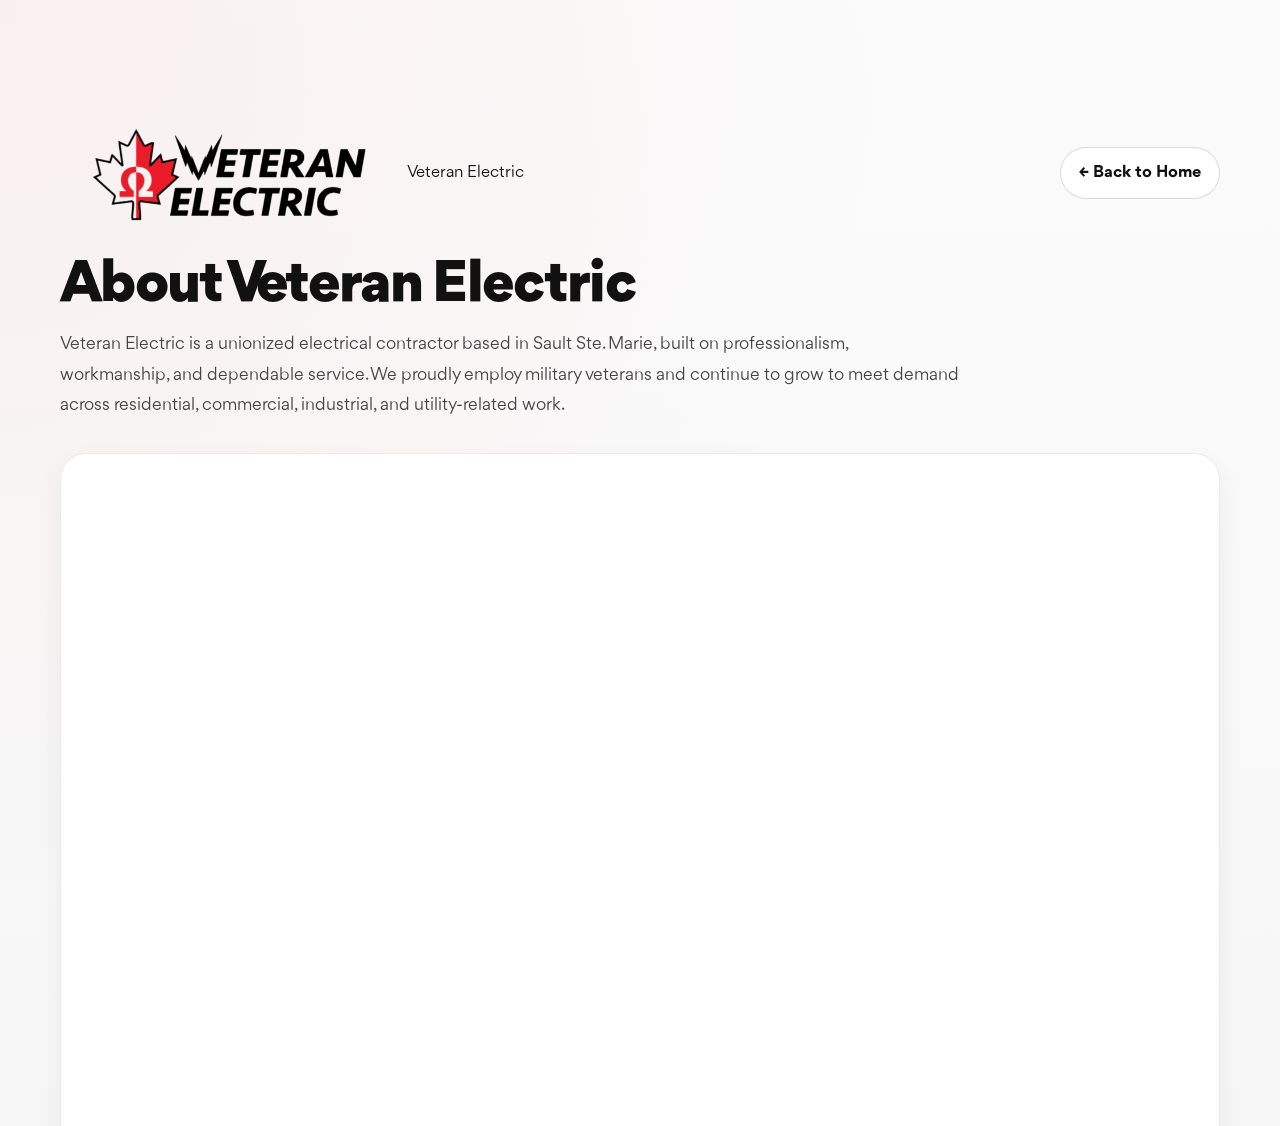
<file: about/about.html>
<!DOCTYPE html>
<html lang="en">
<head>
  <meta charset="UTF-8" />
  <meta name="viewport" content="width=device-width, initial-scale=1.0" />
  <title>About | Veteran Electric</title>
  <meta name="description" content="Learn more about Veteran Electric, a unionized electrical contractor based in Sault Ste. Marie and proudly employing military veterans." />
  <link rel="stylesheet" href="../styles.css" />
</head>
<body class="inner-page">
  <div class="inner-wrap">
    <div class="topbar">
      <a href="../" class="brand-lockup">
        <img src="../veteranlogo.png" alt="Veteran Electric logo" />
        <span>Veteran Electric</span>
      </a>
      <a href="../" class="back-link">← Back to Home</a>
    </div>

    <section class="page-intro">
      <h1>About Veteran Electric</h1>
      <p>
        Veteran Electric is a unionized electrical contractor based in Sault Ste. Marie, built on
        professionalism, workmanship, and dependable service. We proudly employ military veterans and
        continue to grow to meet demand across residential, commercial, industrial, and utility-related work.
      </p>
    </section>

    <section class="section-block">
      <h2>What We Stand For</h2>
      <div class="feature-list">
        <div>Unionized electrical workforce</div>
        <div>Proudly employs military veterans</div>
        <div>Based in Sault Ste. Marie</div>
        <div>Serving Northern Ontario and beyond</div>
        <div>Quality workmanship</div>
        <div>Professional customer care</div>
        <div>Safety-focused execution</div>
        <div>Growing electrical and utility capabilities</div>
      </div>
    </section>

    <section class="section-block">
      <h2>Our Approach</h2>
      <p>
        We believe quality work and quality customer care should go together. Our team approaches each
        project with attention to detail, pride in workmanship, and a commitment to doing the job right.
      </p>
    </section>
  </div>
</body>
</html>
</file>
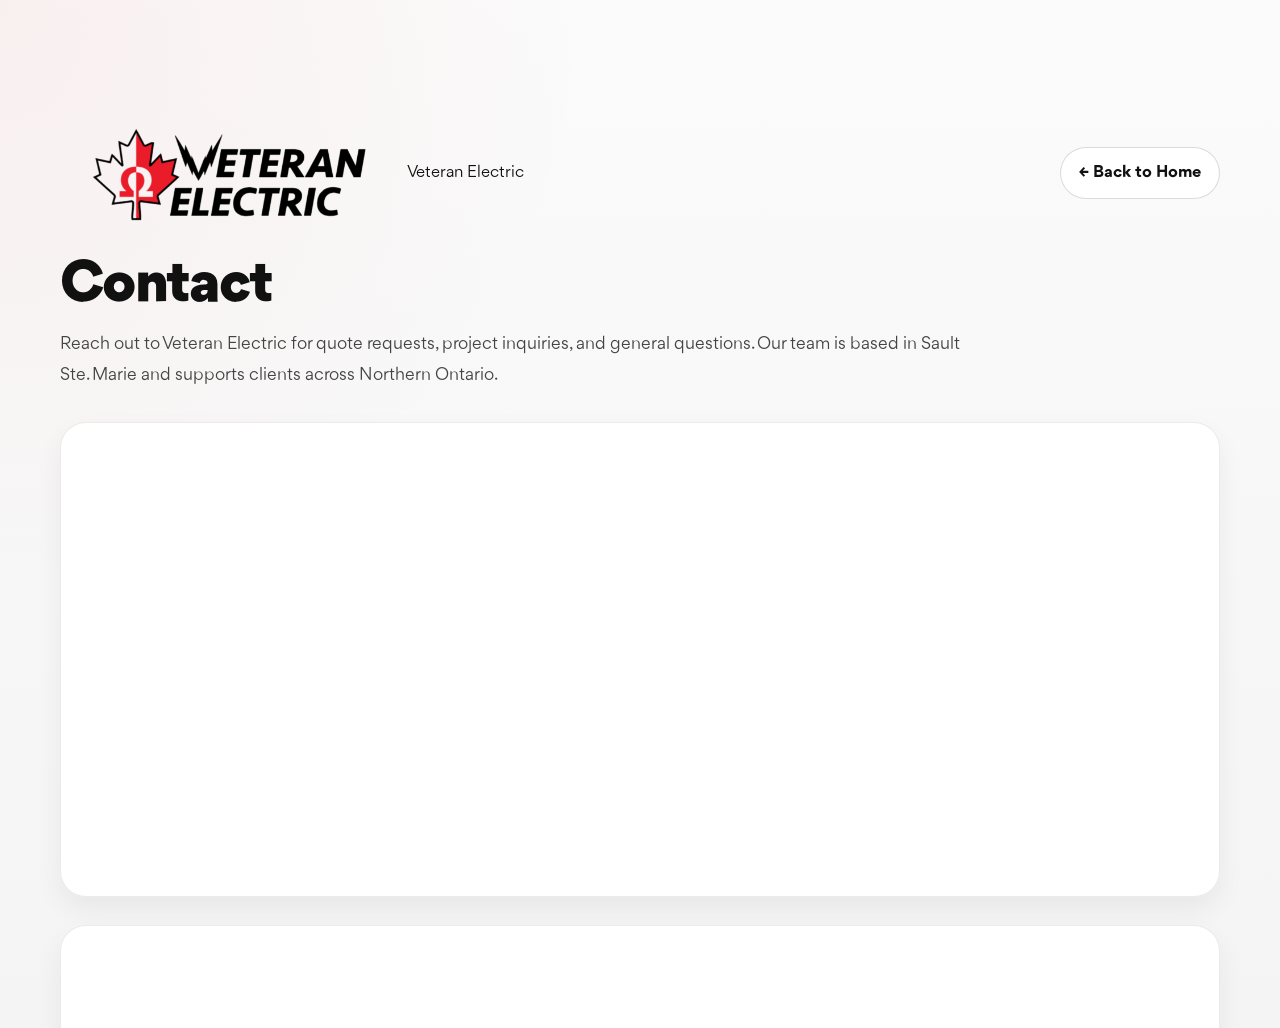
<file: contact/contact.html>
<!DOCTYPE html>
<html lang="en">
<head>
  <meta charset="UTF-8" />
  <meta name="viewport" content="width=device-width, initial-scale=1.0" />
  <title>Contact | Veteran Electric</title>
  <meta name="description" content="Contact Veteran Electric in Sault Ste. Marie for electrical and utility inquiries, quotes, and project discussions." />
  <link rel="stylesheet" href="../styles.css" />
</head>
<body class="inner-page">
  <div class="inner-wrap">
    <div class="topbar">
      <a href="../" class="brand-lockup">
        <img src="../veteranlogo.png" alt="Veteran Electric logo" />
        <span>Veteran Electric</span>
      </a>
      <a href="../" class="back-link">← Back to Home</a>
    </div>

    <section class="page-intro">
      <h1>Contact</h1>
      <p>
        Reach out to Veteran Electric for quote requests, project inquiries, and general questions.
        Our team is based in Sault Ste. Marie and supports clients across Northern Ontario.
      </p>
    </section>

    <section class="section-block">
      <h2>Get in Touch</h2>
      <div class="service-grid">
        <div class="service-box">
          <h3>Phone</h3>
          <p><a href="tel:17052554449">705-255-4449</a></p>
        </div>

        <div class="service-box">
          <h3>Email</h3>
          <p><a href="mailto:dj.gareau@veteranelectric.ca">dj.gareau@veteranelectric.ca</a></p>
        </div>

        <div class="service-box">
          <h3>Location</h3>
          <p>Sault Ste. Marie, Ontario<br />Serving Northern Ontario</p>
        </div>
      </div>
    </section>

    <section class="section-block">
      <h2>Hours</h2>
      <div class="feature-list">
        <div>Monday – Friday: 8am – 8pm</div>
        <div>Saturday: By appointment</div>
        <div>Sunday: Closed</div>
      </div>
    </section>
  </div>
</body>
</html>
</file>
<file: styles.css>
@font-face {
  font-family: 'Gordita';
  src: url('./Gordita-Font/Gordita-Regular.otf') format('opentype');
  font-weight: 400;
  font-style: normal;
  font-display: swap;
}

@font-face {
  font-family: 'Gordita';
  src: url('./Gordita-Font/Gordita-Medium.otf') format('opentype');
  font-weight: 500;
  font-style: normal;
  font-display: swap;
}

@font-face {
  font-family: 'Gordita';
  src: url('./Gordita-Font/Gordita-Bold.otf') format('opentype');
  font-weight: 700;
  font-style: normal;
  font-display: swap;
}

@font-face {
  font-family: 'Gordita';
  src: url('./Gordita-Font/Gordita-Black.otf') format('opentype');
  font-weight: 900;
  font-style: normal;
  font-display: swap;
}

@font-face {
  font-family: 'Gordita';
  src: url('./Gordita-Font/Gordita-RegularItalic.otf') format('opentype');
  font-weight: 400;
  font-style: italic;
  font-display: swap;
}

@font-face {
  font-family: 'Gordita';
  src: url('./Gordita-Font/Gordita-MediumItalic.otf') format('opentype');
  font-weight: 500;
  font-style: italic;
  font-display: swap;
}

@font-face {
  font-family: 'Gordita';
  src: url('./Gordita-Font/Gordita-BoldItalic.otf') format('opentype');
  font-weight: 700;
  font-style: italic;
  font-display: swap;
}

@font-face {
  font-family: 'Gordita';
  src: url('./Gordita-Font/Gordita-BlackItalic.otf') format('opentype');
  font-weight: 900;
  font-style: italic;
  font-display: swap;
}

:root {
  --bg: #f3f3f3;
  --bg-soft: #ffffff;
  --surface: #ffffff;
  --surface-alt: #f8f8f8;
  --text: #111111;
  --text-soft: #444444;
  --text-muted: #6a6a6a;
  --red: #d71920;
  --red-dark: #b31218;
  --border: rgba(0, 0, 0, 0.08);
  --border-strong: rgba(0, 0, 0, 0.14);
  --shadow-soft: 0 12px 28px rgba(0, 0, 0, 0.06);
  --shadow: 0 18px 42px rgba(0, 0, 0, 0.1);
  --shadow-strong: 0 24px 56px rgba(0, 0, 0, 0.18);
  --radius: 24px;
  --radius-md: 18px;
  --radius-sm: 14px;
  --content-width: 1160px;
  --banner-height: 64px;
  --header-offset: 64px;
}

* {
  box-sizing: border-box;
  margin: 0;
  padding: 0;
}

html {
  width: 100%;
  min-height: 100%;
  scroll-behavior: smooth;
}

body {
  width: 100%;
  min-height: 100vh;
  font-family: 'Gordita', Arial, Helvetica, sans-serif;
  color: var(--text);
  line-height: 1.58;
  overflow-x: hidden;
  text-rendering: optimizeLegibility;
  -webkit-font-smoothing: antialiased;
  background:
    radial-gradient(circle at top, rgba(215, 25, 32, 0.045), transparent 38%),
    var(--bg);
  display: flex;
  flex-direction: column;
  transition: opacity 0.3s ease;
}

body.page-leave {
  opacity: 1;
}

body.landing-page,
body.inner-page,
body.electrical-page,
body.utility-page {
  min-height: 100vh;
  display: flex;
  flex-direction: column;
}

main,
.landing-shell,
.inner-wrap {
  flex: 1 0 auto;
}

img {
  display: block;
  max-width: 100%;
}

a {
  color: inherit;
  text-decoration: none;
}

a:focus-visible,
button:focus-visible,
input:focus-visible,
select:focus-visible,
textarea:focus-visible {
  outline: 3px solid rgba(215, 25, 32, 0.22);
  outline-offset: 3px;
}

.skip-link {
  position: absolute;
  left: 16px;
  top: -60px;
  background: #111111;
  color: #ffffff;
  padding: 12px 16px;
  border-radius: 999px;
  z-index: 2000;
  transition: top 0.2s ease;
}

.skip-link:focus {
  top: 16px;
}

.page-loader {
  position: fixed;
  inset: 0;
  background: var(--bg);
  display: flex;
  align-items: center;
  justify-content: center;
  z-index: 9999;
  transition: opacity 0.45s ease, visibility 0.45s ease;
}

body.loaded .page-loader {
  opacity: 0;
  visibility: hidden;
}

.loader-mark {
  width: 70px;
  height: 70px;
  border: 3px solid rgba(0, 0, 0, 0.1);
  border-top: 3px solid var(--red);
  border-radius: 50%;
  animation: spin 0.9s linear infinite;
}

@keyframes spin {
  to {
    transform: rotate(360deg);
  }
}

@keyframes fadeUp {
  from {
    opacity: 0;
    transform: translateY(18px);
  }
  to {
    opacity: 1;
    transform: translateY(0);
  }
}

/* =========================================
   TOP BANNER
========================================= */

.top-banner {
  position: fixed;
  top: 0;
  left: 0;
  width: 100%;
  z-index: 1200;
  background: rgba(255, 255, 255, 0.94);
  border-bottom: 1px solid var(--border);
}

.banner-inner {
  position: relative;
  width: min(92%, 1280px);
  margin: 0 auto;
  min-height: var(--banner-height);
  display: flex;
  align-items: center;
  justify-content: center;
}

.banner-logo {
  position: absolute;
  left: 50%;
  top: 50%;
  transform: translate(-50%, -50%);
  width: auto;
  height: auto;
  max-width: 58px;
  max-height: 52px;
  object-fit: contain;
}

.top-social {
  position: absolute;
  right: 0;
  top: 50%;
  transform: translateY(-50%);
  display: flex;
  align-items: center;
  justify-content: flex-end;
  gap: 10px;
  min-width: 86px;
}

.top-social a {
  width: 38px;
  height: 38px;
  display: inline-flex;
  align-items: center;
  justify-content: center;
  border-radius: 999px;
  background: rgba(255, 255, 255, 0.92);
  border: 1px solid rgba(0, 0, 0, 0.08);
  color: #111111;
  box-shadow: 0 6px 16px rgba(0, 0, 0, 0.06);
  transition: transform 0.2s ease, background 0.2s ease, color 0.2s ease, box-shadow 0.2s ease;
}

.top-social a:hover,
.top-social a:focus-visible {
  transform: translateY(-1px);
  background: var(--red);
  color: #ffffff;
  box-shadow: 0 10px 20px rgba(0, 0, 0, 0.12);
}

.top-social svg {
  width: 17px;
  height: 17px;
  fill: currentColor;
  display: block;
}

/* =========================================
   FLOATING MENU
========================================= */

.site-header {
  position: fixed;
  top: var(--header-offset);
  right: 0;
  width: 100%;
  display: flex;
  justify-content: flex-end;
  align-items: flex-start;
  padding: 14px 18px;
  z-index: 1300;
  pointer-events: none;
}

.menu-toggle,
.site-menu {
  pointer-events: auto;
}

.menu-toggle {
  width: 54px;
  height: 54px;
  border: 1px solid var(--border);
  background: rgba(255, 255, 255, 0.95);
  border-radius: 999px;
  display: flex;
  flex-direction: column;
  justify-content: center;
  gap: 5px;
  padding: 0 14px;
  cursor: pointer;
  box-shadow: var(--shadow-soft);
}

.menu-toggle span {
  display: block;
  width: 100%;
  height: 2px;
  background: #111111;
  border-radius: 999px;
  transition: all 0.25s ease;
}

.menu-toggle.open span:nth-child(1) {
  transform: translateY(7px) rotate(45deg);
}

.menu-toggle.open span:nth-child(2) {
  opacity: 0;
}

.menu-toggle.open span:nth-child(3) {
  transform: translateY(-7px) rotate(-45deg);
}

.site-menu {
  position: absolute;
  top: 70px;
  right: 18px;
  min-width: 220px;
  background: rgba(255, 255, 255, 0.98);
  border: 1px solid var(--border);
  border-radius: 18px;
  box-shadow: 0 18px 40px rgba(0, 0, 0, 0.12);
  padding: 12px;
  display: none;
  flex-direction: column;
  gap: 4px;
}

.site-menu.open {
  display: flex;
}

.site-menu a {
  color: #111111;
  font-weight: 500;
  padding: 14px;
  border-radius: 12px;
  transition: background 0.2s ease, color 0.2s ease;
}

.site-menu a:hover,
.site-menu a:focus-visible {
  background: #f3f3f3;
  color: var(--red);
}

/* =========================================
   LANDING PAGE
========================================= */

body.landing-page {
  background: url('mainbackground.jpg') center/cover no-repeat;
}

body.landing-page::before {
  content: "";
  position: fixed;
  inset: 0;
  background: rgba(0, 0, 0, 0.58);
  z-index: -1;
}

.landing-shell {
  min-height: 0;
  display: flex;
  align-items: flex-start;
  justify-content: center;
  padding: 118px 24px 18px;
}

.hero {
  width: 100%;
  display: flex;
  justify-content: center;
}

.hero-inner {
  width: 100%;
  max-width: 980px;
  text-align: center;
  animation: fadeUp 0.8s ease;
  background: rgba(255, 255, 255, 0.95);
  border: 1px solid rgba(255, 255, 255, 0.32);
  border-radius: 30px;
  padding: 34px 32px 32px;
  box-shadow: 0 24px 56px rgba(0, 0, 0, 0.22);
}

.eyebrow {
  color: var(--text-muted);
  text-transform: uppercase;
  letter-spacing: 0.14em;
  font-size: 0.8rem;
  margin-bottom: 14px;
}

.hero-logo {
  width: min(430px, 58vw);
  margin: 0 auto 18px;
  height: auto;
}

.hero-text {
  max-width: 760px;
  margin: 0 auto;
  color: var(--text-soft);
  font-size: 1.03rem;
  line-height: 1.7;
  font-weight: 400;
}

.hero-sub {
  max-width: 760px;
  margin: 12px auto 0;
  color: var(--text-muted);
  font-size: 0.94rem;
  line-height: 1.68;
  font-weight: 400;
}

.division-buttons {
  display: grid;
  grid-template-columns: repeat(2, minmax(280px, 1fr));
  gap: 16px;
  width: 100%;
  max-width: 860px;
  margin: 30px auto 0;
}

.division-card {
  display: flex;
  flex-direction: column;
  justify-content: center;
  align-items: center;
  min-height: 188px;
  padding: 28px 24px 24px;
  border-radius: 22px;
  border: 1px solid transparent;
  box-shadow: 0 14px 30px rgba(0, 0, 0, 0.12);
  text-align: center;
  transition: transform 0.2s ease, box-shadow 0.2s ease, filter 0.22s ease;
  cursor: pointer;
}

.division-card:hover,
.division-card:focus-visible {
  transform: translateY(-4px);
  box-shadow: 0 10px 25px rgba(0, 0, 0, 0.15);
  filter: brightness(1.02);
}

.division-card.electrical {
  background: #111111;
  color: #ffffff;
  border-color: #111111;
}

.division-card.utility {
  background: linear-gradient(145deg, #d71920, #a50f14);
  color: #ffffff;
}

.division-label {
  font-weight: 900;
  font-style: italic;
  font-size: clamp(2.25rem, 2.9vw, 3rem);
  line-height: 0.92;
  text-transform: uppercase;
  margin-bottom: 12px;
}

.division-services {
  font-weight: 500;
  font-size: 0.91rem;
  line-height: 1.58;
  max-width: 88%;
  margin: 0 auto;
  text-align: center;
}

.division-card.electrical .division-services {
  color: rgba(255, 255, 255, 0.86);
}

.division-card.utility .division-services {
  color: rgba(255, 255, 255, 0.92);
}

.home-support-grid {
  display: none !important;
}

/* =========================================
   INNER PAGE BASE
========================================= */

.inner-page,
.electrical-page,
.utility-page {
  background:
    radial-gradient(circle at top left, rgba(215, 25, 32, 0.05), transparent 32%),
    linear-gradient(180deg, #fbfbfb 0%, #f2f2f2 100%);
}

.inner-wrap {
  width: min(var(--content-width), calc(100% - 24px));
  margin: 0 auto;
  padding: 118px 0 40px;
}

.topbar {
  display: flex;
  align-items: center;
  justify-content: space-between;
  gap: 18px;
  margin-bottom: 30px;
}

.brand-lockup {
  display: inline-flex;
  align-items: center;
  gap: 14px;
}

.brand-lockup img {
  width: clamp(220px, 26vw, 340px);
  height: auto;
}

.back-link {
  display: inline-flex;
  align-items: center;
  justify-content: center;
  padding: 12px 18px;
  border-radius: 999px;
  background: rgba(255, 255, 255, 0.92);
  border: 1px solid var(--border-strong);
  color: #111111;
  font-weight: 700;
  white-space: nowrap;
  transition: transform 0.2s ease, border-color 0.2s ease, box-shadow 0.2s ease, background 0.2s ease;
}

.back-link:hover,
.back-link:focus-visible {
  transform: translateY(-1px);
  border-color: rgba(215, 25, 32, 0.26);
  background: #ffffff;
  box-shadow: var(--shadow-soft);
}

.page-kicker {
  display: inline-block;
  margin-bottom: 14px;
  padding: 7px 14px;
  border: 1px solid rgba(215, 25, 32, 0.18);
  border-radius: 999px;
  background: rgba(215, 25, 32, 0.06);
  color: var(--red-dark);
  font-size: 0.8rem;
  font-weight: 700;
  letter-spacing: 0.12em;
  text-transform: uppercase;
}

.page-intro,
.utility-intro {
  max-width: 900px;
  margin: 0 0 32px;
}

.page-intro h1,
.inner-wrap h1:first-of-type {
  font-size: clamp(2.3rem, 4.4vw, 4rem);
  line-height: 0.98;
  letter-spacing: -0.03em;
  margin-bottom: 16px;
  font-weight: 900;
}

.page-intro p,
.utility-intro p,
.inner-wrap > p {
  max-width: 900px;
  color: var(--text-soft);
  font-size: 1.06rem;
  line-height: 1.8;
}

/* =========================================
   UNIVERSAL IMAGE SYSTEMS
========================================= */

.page-image {
  width: 100%;
  max-width: 1100px;
  margin: 28px auto 32px;
  display: block;
  border-radius: 22px;
  border: 1px solid var(--border);
  box-shadow: var(--shadow);
  background: #ffffff;
}

.utility-gallery {
  display: grid;
  grid-template-columns: 1.15fr 0.9fr 1fr;
  gap: 18px;
  align-items: stretch;
  margin: 0 0 28px;
}

.utility-gallery img {
  width: 100%;
  height: 320px;
  object-fit: cover;
  overflow: clip;
  border-radius: 22px;
  border: 1px solid var(--border);
  box-shadow: var(--shadow);
  background: #ffffff;
}

.utility-gallery img:nth-child(2) {
  margin-top: 28px;
}

.utility-gallery img:nth-child(3) {
  margin-top: 10px;
}

.utility-gallery--hero {
  grid-template-columns: 1.15fr 0.85fr;
  gap: 24px;
  margin: 10px 0 28px;
}

.utility-gallery--hero img {
  height: 360px;
}

.utility-gallery--hero img:nth-child(2) {
  margin-top: 0;
}

.utility-gallery--staggered {
  grid-template-columns: 1fr 1.15fr 0.9fr;
  gap: 22px;
  margin: 28px 0;
  align-items: start;
}

.utility-gallery--staggered img:nth-child(1) {
  height: 220px;
  margin-top: 0;
}

.utility-gallery--staggered img:nth-child(2) {
  height: 320px;
  margin-top: 0;
}

.utility-gallery--staggered img:nth-child(3) {
  height: 250px;
  margin-top: 0;
}

.utility-split {
  display: grid;
  grid-template-columns: 1.15fr 0.85fr;
  gap: 28px;
  align-items: start;
  margin-top: 28px;
}

.utility-split__image,
.utility-split__content {
  min-width: 0;
}

.utility-side-image {
  margin: 0;
  height: 100%;
  min-height: 420px;
  object-fit: cover;
}

/* =========================================
   CONTENT SECTIONS
========================================= */

.section-block {
  margin: 0 0 28px;
  padding: 34px 34px 32px;
  background: rgba(255, 255, 255, 0.96);
  border: 1px solid var(--border);
  border-radius: 26px;
  box-shadow: var(--shadow-soft);
  content-visibility: auto;
  contain-intrinsic-size: 1px 700px;
}

.section-block h2,
.inner-wrap h2 {
  font-size: clamp(1.45rem, 2.3vw, 2.2rem);
  line-height: 1.08;
  letter-spacing: -0.02em;
  margin-bottom: 16px;
  font-weight: 700;
}

.section-block h3,
.inner-wrap h3 {
  font-size: 1.14rem;
  line-height: 1.28;
  margin-bottom: 10px;
  font-weight: 700;
}

.section-block p {
  max-width: 900px;
  color: var(--text-soft);
  font-size: 1.02rem;
  line-height: 1.82;
  margin-bottom: 16px;
}

.section-block p:last-child {
  margin-bottom: 0;
}

/* =========================================
   CARDS / FEATURES
========================================= */

.service-grid {
  display: grid;
  grid-template-columns: repeat(3, minmax(0, 1fr));
  gap: 18px;
  margin-top: 18px;
}

.service-box {
  height: 100%;
  padding: 24px 22px;
  border-radius: 22px;
  background: linear-gradient(180deg, #151515, #0d0d0d);
  color: #ffffff;
  border: 1px solid rgba(255, 255, 255, 0.04);
  box-shadow: 0 14px 30px rgba(0, 0, 0, 0.14);
  transition: transform 0.28s ease, box-shadow 0.28s ease;
}

.service-box:hover {
  transform: translateY(-4px);
  box-shadow: 0 12px 28px rgba(0, 0, 0, 0.14);
}

.service-box h3 {
  margin: 0 0 12px;
  color: #ffffff;
}

.service-box p,
.service-box li {
  color: rgba(255, 255, 255, 0.88);
  font-size: 0.98rem;
  line-height: 1.72;
}

.feature-list {
  display: grid;
  grid-template-columns: repeat(2, minmax(0, 1fr));
  gap: 14px;
  margin-top: 18px;
}

.feature-list div {
  display: flex;
  align-items: flex-start;
  gap: 12px;
  min-height: 100%;
  padding: 17px 18px;
  border-radius: 18px;
  background: linear-gradient(180deg, #ffffff, #fafafa);
  border: 1px solid var(--border);
  color: #1b1b1b;
  box-shadow: 0 10px 22px rgba(0, 0, 0, 0.04);
  line-height: 1.58;
  font-size: 0.97rem;
  transition: transform 0.28s ease, box-shadow 0.28s ease;
}

.feature-list div:hover {
  transform: translateY(-4px);
  box-shadow: 0 12px 28px rgba(0, 0, 0, 0.14);
}

.feature-list div::before {
  content: "";
  width: 9px;
  height: 9px;
  margin-top: 0.43rem;
  flex: 0 0 9px;
  border-radius: 50%;
  background: var(--red);
}

/* =========================================
   FORMS / CONTACT
========================================= */

.contact-callout,
.contact-form {
  background: linear-gradient(180deg, #ffffff, #fbfbfb);
  border: 1px solid var(--border);
  border-radius: 22px;
  padding: 24px;
  box-shadow: var(--shadow-soft);
}

.contact-callout {
  transition: transform 0.28s ease, box-shadow 0.28s ease;
}

.contact-callout:hover {
  transform: translateY(-4px);
  box-shadow: 0 12px 28px rgba(0, 0, 0, 0.14);
}

.contact-callout-label {
  font-size: 0.84rem;
  text-transform: uppercase;
  letter-spacing: 0.08em;
  color: var(--text-soft);
  margin-bottom: 10px;
}

.contact-phone-main {
  display: inline-block;
  font-size: clamp(1.8rem, 4vw, 2.8rem);
  font-weight: 800;
  color: var(--red);
  line-height: 1;
}

.contact-phone-main:hover,
.contact-phone-main:focus-visible {
  text-decoration: underline;
}

.form-row {
  display: grid;
  grid-template-columns: repeat(2, minmax(0, 1fr));
  gap: 16px;
  margin-bottom: 16px;
}

.form-field {
  display: flex;
  flex-direction: column;
}

.form-field label {
  font-size: 0.88rem;
  font-weight: 700;
  margin-bottom: 8px;
  text-transform: uppercase;
  letter-spacing: 0.04em;
}

.form-field input,
.form-field select,
.form-field textarea {
  width: 100%;
  border: 1px solid var(--border-strong);
  border-radius: 14px;
  padding: 14px;
  font: inherit;
  background: #ffffff;
  color: var(--text);
}

.form-field textarea {
  resize: vertical;
  min-height: 150px;
}

.form-field input:focus,
.form-field select:focus,
.form-field textarea:focus {
  border-color: var(--red);
}

.form-submit {
  display: inline-block;
  background: #111111;
  color: #ffffff;
  border: none;
  border-radius: 999px;
  padding: 14px 22px;
  font: inherit;
  font-weight: 700;
  text-transform: uppercase;
  letter-spacing: 0.04em;
  cursor: pointer;
  transition: background 0.2s ease, transform 0.2s ease;
}

.form-submit:hover,
.form-submit:focus-visible {
  background: var(--red);
  transform: translateY(-1px);
}

.utility-contact-section {
  margin-top: 40px;
}

.utility-contact-form {
  margin-top: 16px;
}

/* =========================================
   CTA
========================================= */

.cta-strip {
  margin-top: 28px;
  padding: 32px 28px;
  text-align: center;
  border-radius: 28px;
  background: linear-gradient(135deg, #111111 0%, #1d1d1d 100%);
  color: #ffffff;
  box-shadow: 0 18px 40px rgba(0, 0, 0, 0.18);
}

.cta-strip h2 {
  margin: 0 0 12px;
  font-size: clamp(1.5rem, 3vw, 2.2rem);
  line-height: 1.08;
  color: #ffffff;
  text-transform: none;
}

.cta-strip p {
  margin: 0;
  color: rgba(255, 255, 255, 0.9);
  font-size: 1rem;
  line-height: 1.78;
}

.cta-strip a {
  color: #ffffff !important;
}

/* =========================================
   FLOATING CALL
========================================= */

.floating-call {
  position: fixed;
  right: 20px;
  bottom: 16px;
  background: #111111;
  color: #ffffff;
  padding: 14px 22px;
  border-radius: 999px;
  font-weight: 700;
  letter-spacing: 0.04em;
  text-transform: uppercase;
  font-size: 13px;
  box-shadow: 0 12px 30px rgba(0, 0, 0, 0.18);
  z-index: 999;
  transition: all 0.25s ease;
}

.floating-call:hover,
.floating-call:focus-visible {
  background: var(--red);
  transform: translateY(-2px);
}

/* =========================================
   FOOTER
========================================= */

.site-footer {
  width: 100%;
  background: #f3f3f3;
  color: #111111;
  padding: 22px 20px;
  margin-top: auto;
  border-top: 1px solid #e0e0e0;
  flex-shrink: 0;
}

.footer-inner {
  width: min(100%, 1180px);
  margin: 0 auto;
}

.footer-row {
  display: grid;
  grid-template-columns: auto 1fr auto;
  align-items: center;
  gap: 24px;
  width: 100%;
}

.footer-left,
.footer-right {
  display: flex;
  align-items: center;
}

.footer-left {
  justify-content: flex-start;
  gap: 18px;
}

.footer-center {
  text-align: center;
  color: #666666;
  font-size: 11px;
  letter-spacing: 0.08em;
  line-height: 1.6;
}

.footer-right {
  justify-content: flex-end;
}

.footer-logos {
  display: flex;
  justify-content: center;
  align-items: center;
  gap: 26px;
  flex-wrap: wrap;
  margin-bottom: 16px;
}

.footer-left img,
.footer-right img,
.footer-logos img,
.footer-ccib {
  width: auto;
  object-fit: contain;
  display: block;
}

.footer-left img[src*="ccib"],
.footer-right img[src*="ccib"],
.footer-logos img[src*="ccib"],
.footer-left img[src*="CCIB"],
.footer-right img[src*="CCIB"],
.footer-logos img[src*="CCIB"],
.footer-ccib {
  height: 60px;
}

.footer-left img[src*="ESA"],
.footer-right img[src*="ESA"],
.footer-logos img[src*="ESA"],
.footer-left img[src*="esa"],
.footer-right img[src*="esa"],
.footer-logos img[src*="esa"] {
  height: 38px;
}

.footer-left img[src*="bi"],
.footer-right img[src*="bi"],
.footer-logos img[src*="bi"],
.footer-left img[src*="BI"],
.footer-right img[src*="BI"],
.footer-logos img[src*="BI"] {
  height: 48px;
}

.footer-credit {
  display: inline-block;
  margin-top: 10px;
  font-family: 'Roboto Mono', monospace;
  font-size: 9px;
  letter-spacing: 0.14em;
  text-transform: uppercase;
  color: #6f6f6f;
  text-decoration: none;
}

.footer-credit:hover,
.footer-credit:focus-visible {
  color: #d71920;
}

/* =========================================
   JOBBER FORM
========================================= */

.jobber-form-wrap {
  margin-top: 25px;
  min-height: 650px;
}

.jobber-form-wrap iframe,
.jobber-form-wrap .clienthub-powered-by,
.jobber-form-wrap #61e9e856-d762-4080-9c9a-0759301c86dc-2421907,
.jobber-form-wrap #61e9e856-d762-4080-9c9a-0759301c86dc-1249405 {
  width: 100% !important;
}

.jobber-form-wrap iframe {
  min-height: 650px;
  border: none;
  background: #ffffff;
  border-radius: 18px;
}

/* =========================================
   ANIMATION HELPERS
========================================= */

.fade-in {
  opacity: 0;
  transform: translateY(18px);
  transition: opacity 0.8s ease, transform 0.8s ease;
}

.fade-in.visible,
.fade-in.appear {
  opacity: 1 !important;
  transform: translateY(0) !important;
}

/* =========================================
   ELECTRICAL PAGE
========================================= */

body.electrical-page {
  background:
    radial-gradient(circle at top left, rgba(0, 0, 0, 0.04), transparent 32%),
    linear-gradient(180deg, #f5f5f5 0%, #ececec 100%);
}

.electrical-page .inner-wrap {
  max-width: 1180px;
  background: transparent !important;
  box-shadow: none !important;
}

.electrical-page .topbar {
  background: rgba(24, 24, 24, 0.96);
  padding: 20px 22px;
  border-radius: 20px;
  margin-bottom: 30px;
  box-shadow: 0 14px 32px rgba(0, 0, 0, 0.14);
}

.electrical-page .electrical-hero {
  background: #ffffff;
  border: 1px solid var(--border);
  border-radius: 24px;
  padding: 36px 34px;
  box-shadow: var(--shadow-soft);
  margin-bottom: 28px;
}

.electrical-page .electrical-hero__content {
  max-width: 860px;
}

.electrical-page .electrical-gallery {
  background: #ffffff;
  padding: 18px;
  border-radius: 24px;
  border: 1px solid var(--border);
  box-shadow: var(--shadow-soft);
  margin-bottom: 28px;
}

.electrical-page .section-block {
  border-radius: 24px;
}

.electrical-page .section-block h2 {
  margin-bottom: 18px;
}

.electrical-page .electrical-split {
  display: grid;
  grid-template-columns: repeat(2, minmax(0, 1fr));
  gap: 22px;
}

.electrical-page .electrical-split__main {
  min-width: 0;
}

.electrical-page .electrical-form-section {
  padding: 30px 28px 24px;
}

.electrical-page .electrical-form-intro {
  max-width: 760px;
  margin-bottom: 18px;
}

.electrical-page .jobber-form-wrap {
  margin-top: 18px;
}

.electrical-page .jobber-form-wrap iframe {
  min-height: 760px;
}

/* =========================================
   UTILITY PAGE
========================================= */

body.utility-page {
  background:
    radial-gradient(circle at top left, rgba(215, 25, 32, 0.05), transparent 32%),
    linear-gradient(180deg, #faf6f6 0%, #f5f2f2 100%);
}

.utility-page .inner-wrap {
  max-width: 1180px;
  background: transparent !important;
  box-shadow: none !important;
}

.utility-page .topbar {
  background: rgba(24, 24, 24, 0.96);
  padding: 20px 22px;
  border-radius: 20px;
  margin-bottom: 30px;
  box-shadow: 0 14px 32px rgba(0, 0, 0, 0.14);
}

.utility-page .utility-hero {
  background: #ffffff;
  border: 1px solid rgba(215, 25, 32, 0.08);
  border-radius: 24px;
  padding: 38px 36px;
  box-shadow: 0 10px 28px rgba(0, 0, 0, 0.06);
  margin-bottom: 28px;
}

.utility-page .utility-hero__content {
  max-width: 860px;
}

.utility-page .utility-gallery-clean {
  background: #ffffff;
  border: 1px solid rgba(0, 0, 0, 0.06);
  border-radius: 24px;
  padding: 18px;
  box-shadow: 0 10px 28px rgba(0, 0, 0, 0.06);
  margin-bottom: 28px;
}

.utility-page .section-block {
  border-radius: 24px;
  border: 1px solid rgba(0, 0, 0, 0.06);
  box-shadow: 0 10px 28px rgba(0, 0, 0, 0.06);
}

.utility-page .utility-services-grid {
  margin-top: 18px;
}

.utility-page .utility-split-refined {
  align-items: stretch;
  gap: 24px;
  margin-top: 0;
  margin-bottom: 28px;
}

.utility-page .utility-split-refined .utility-split__image,
.utility-page .utility-split-refined .utility-split__content {
  min-width: 0;
}

.utility-page .utility-side-image {
  width: 100%;
  min-height: 100%;
  height: 100%;
  border-radius: 24px;
  border: 1px solid rgba(0, 0, 0, 0.06);
  box-shadow: 0 10px 28px rgba(0, 0, 0, 0.06);
  object-fit: cover;
}

.utility-page .utility-side-card {
  height: 100%;
  margin-bottom: 0;
}

.utility-page .utility-form-section {
  padding: 30px 28px 24px;
}

.utility-page .utility-form-intro {
  max-width: 760px;
  margin-bottom: 18px;
}

.utility-page .jobber-form-wrap {
  margin-top: 18px;
}

.utility-page .jobber-form-wrap iframe {
  min-height: 760px;
}

/* =========================================
   RESPONSIVE
========================================= */

@media (max-width: 1100px) {
  .landing-shell {
    padding-top: 122px;
  }

  .hero-logo {
    width: min(400px, 62vw);
  }

  .service-grid {
    grid-template-columns: repeat(2, minmax(0, 1fr));
  }
}

@media (max-width: 980px) {
  .inner-wrap {
    width: min(100%, calc(100% - 16px));
    padding-top: 112px;
    padding-bottom: 32px;
  }

  .topbar {
    flex-direction: column;
    align-items: flex-start;
    margin-bottom: 24px;
  }

  .utility-gallery,
  .utility-gallery--hero,
  .utility-gallery--staggered,
  .utility-split,
  .feature-list,
  .form-row,
  .electrical-page .electrical-split,
  .utility-page .utility-split-refined {
    grid-template-columns: 1fr;
  }

  .utility-gallery,
  .utility-gallery--staggered,
  .utility-gallery--hero {
    gap: 14px;
    margin-bottom: 24px;
  }

  .utility-gallery img,
  .utility-gallery--hero img,
  .utility-gallery--staggered img,
  .utility-gallery img:nth-child(2),
  .utility-gallery img:nth-child(3),
  .utility-side-image {
    height: 260px;
    min-height: 0;
    margin-top: 0;
  }

  .section-block {
    padding: 28px 24px;
    border-radius: 22px;
  }

  .electrical-page .topbar,
  .utility-page .topbar {
    padding: 18px 18px;
    margin-bottom: 24px;
  }

  .electrical-page .electrical-hero,
  .utility-page .utility-hero {
    padding: 26px 22px;
    border-radius: 20px;
    margin-bottom: 22px;
  }

  .electrical-page .electrical-gallery,
  .utility-page .utility-gallery-clean {
    padding: 14px;
    border-radius: 20px;
    margin-bottom: 22px;
  }

  .utility-page .utility-side-image {
    min-height: 320px;
  }

  .footer-row {
    grid-template-columns: 1fr;
    gap: 16px;
    text-align: center;
  }

  .footer-left,
  .footer-center,
  .footer-right {
    justify-content: center;
    text-align: center;
    width: 100%;
  }

  .footer-left {
    flex-wrap: wrap;
  }
}

@media (max-width: 900px) {
  .division-buttons,
  .service-grid {
    grid-template-columns: 1fr;
  }

  .landing-shell {
    padding-top: 112px;
    padding-bottom: 12px;
    align-items: flex-start;
  }

  .hero-inner {
    max-width: 100%;
    padding: 24px 18px 20px;
    border-radius: 20px;
  }

  .hero-logo {
    width: min(330px, 78vw);
  }

  .hero-text {
    font-size: 0.96rem;
    line-height: 1.56;
  }

  .hero-sub {
    font-size: 0.88rem;
    line-height: 1.48;
    margin: 10px auto 18px;
  }

  .division-buttons {
    gap: 14px;
    margin-top: 4px;
  }

  .division-card {
    min-height: 160px;
    padding: 24px 18px;
    border-radius: 18px;
  }

  .division-label {
    font-size: 2rem;
    margin-bottom: 10px;
  }

  .division-services {
    font-size: 0.88rem;
    line-height: 1.42;
    max-width: 100%;
  }
}

@media (max-width: 768px) {
  .site-footer {
    padding: 20px 14px;
    margin-top: 24px;
  }

  .footer-left img,
  .footer-right img,
  .footer-logos img {
    height: 40px;
  }

  .footer-left img[src*="ccib"],
  .footer-right img[src*="ccib"],
  .footer-logos img[src*="ccib"],
  .footer-left img[src*="CCIB"],
  .footer-right img[src*="CCIB"],
  .footer-logos img[src*="CCIB"],
  .footer-ccib {
    height: 50px;
  }

  .footer-left img[src*="ESA"],
  .footer-right img[src*="ESA"],
  .footer-logos img[src*="ESA"],
  .footer-left img[src*="esa"],
  .footer-right img[src*="esa"],
  .footer-logos img[src*="esa"] {
    height: 32px;
  }

  .footer-left img[src*="bi"],
  .footer-right img[src*="bi"],
  .footer-logos img[src*="bi"],
  .footer-left img[src*="BI"],
  .footer-right img[src*="BI"],
  .footer-logos img[src*="BI"] {
    height: 42px;
  }

  .footer-center {
    font-size: 10px;
    letter-spacing: 0.6px;
    line-height: 1.5;
  }

  .footer-credit {
    font-size: 8px;
    letter-spacing: 0.12em;
  }

  .floating-call {
    right: 12px;
    bottom: 12px;
    padding: 10px 16px;
    font-size: 10px;
    letter-spacing: 0.02em;
  }
}

@media (max-width: 640px) {
  :root {
    --banner-height: 54px;
    --header-offset: 54px;
  }

  .banner-inner {
    min-height: 54px;
    padding-right: 84px;
  }

  .banner-logo {
    max-width: 48px;
    max-height: 40px;
  }

  .top-social {
    right: 12px;
    gap: 6px;
  }

  .top-social a {
    width: 32px;
    height: 32px;
  }

  .top-social svg {
    width: 15px;
    height: 15px;
  }

  .site-header {
    top: 54px;
    padding: 10px 12px;
  }

  .menu-toggle {
    width: 46px;
    height: 46px;
  }

  .site-menu {
    right: 12px;
    top: 58px;
    min-width: 190px;
  }

  .landing-shell,
  .inner-wrap {
    padding-left: 14px;
    padding-right: 14px;
  }

  .landing-shell {
    padding-top: 96px;
    padding-bottom: 8px;
  }

  .hero-inner {
    padding: 18px 14px 16px;
    border-radius: 18px;
  }

  .eyebrow {
    font-size: 0.62rem;
    letter-spacing: 0.09em;
    line-height: 1.35;
    margin-bottom: 8px;
  }

  .hero-logo {
    width: min(270px, 80vw);
    margin-bottom: 10px;
  }

  .hero-text {
    font-size: 0.91rem;
    line-height: 1.5;
  }

  .hero-sub {
    font-size: 0.83rem;
    line-height: 1.42;
    margin: 8px auto 14px;
  }

  .division-card {
    min-height: 140px;
    padding: 20px 14px;
    border-radius: 16px;
  }

  .division-label {
    font-size: 1.8rem;
    margin-bottom: 8px;
  }

  .division-services {
    font-size: 0.82rem;
    line-height: 1.35;
  }

  .inner-wrap {
    width: min(100%, calc(100% - 12px));
    padding-top: 86px;
    padding-bottom: 24px;
  }

  .brand-lockup img {
    width: min(82vw, 300px);
  }

  .back-link {
    width: 100%;
    justify-content: center;
    padding: 11px 16px;
    font-size: 0.95rem;
  }

  .page-kicker {
    margin-bottom: 12px;
    padding: 6px 12px;
    font-size: 0.72rem;
    letter-spacing: 0.11em;
  }

  .page-intro,
  .utility-intro {
    margin-bottom: 22px;
  }

  .page-intro h1,
  .inner-wrap h1:first-of-type {
    font-size: clamp(2rem, 10vw, 2.7rem);
    line-height: 1;
    margin-bottom: 12px;
  }

  .page-intro p,
  .utility-intro p,
  .inner-wrap > p {
    font-size: 0.98rem;
    line-height: 1.72;
  }

  .utility-gallery,
  .utility-gallery--hero,
  .utility-gallery--staggered {
    gap: 12px;
    margin-bottom: 24px;
  }

  .utility-gallery img,
  .utility-gallery--hero img,
  .utility-gallery--staggered img,
  .utility-gallery--staggered img:nth-child(1),
  .utility-gallery--staggered img:nth-child(2),
  .utility-gallery--staggered img:nth-child(3),
  .utility-side-image,
  .page-image,
  .electrical-page .utility-gallery img,
  .electrical-page .utility-gallery img:nth-child(2),
  .electrical-page .utility-gallery img:nth-child(3),
  .utility-page .utility-gallery--hero img,
  .utility-page .utility-gallery--hero img:nth-child(2) {
    height: 220px;
    min-height: 0;
    margin-top: 0;
    border-radius: 18px;
  }

  .section-block {
    margin-bottom: 18px;
    padding: 22px 18px 20px;
    border-radius: 18px;
  }

  .section-block h2,
  .inner-wrap h2,
  .electrical-page .section-block h2,
  .utility-page .section-block h2 {
    margin-bottom: 12px;
    font-size: 1.34rem;
  }

  .section-block h3,
  .inner-wrap h3 {
    font-size: 1.03rem;
    margin-bottom: 8px;
  }

  .section-block p {
    margin-bottom: 14px;
    font-size: 0.96rem;
    line-height: 1.72;
  }

  .service-grid {
    gap: 12px;
    margin-top: 14px;
  }

  .service-box,
  .contact-form,
  .contact-callout {
    padding: 18px 16px;
    border-radius: 16px;
  }

  .service-box p,
  .service-box li {
    font-size: 0.93rem;
    line-height: 1.65;
  }

  .feature-list {
    grid-template-columns: 1fr;
    gap: 10px;
    margin-top: 14px;
  }

  .feature-list div {
    padding: 14px;
    border-radius: 14px;
    font-size: 0.93rem;
    line-height: 1.5;
  }

  .feature-list div::before {
    width: 8px;
    height: 8px;
    flex-basis: 8px;
    margin-top: 0.38rem;
  }

  .cta-strip {
    margin-top: 24px;
    padding: 24px 18px;
    border-radius: 18px;
  }

  .cta-strip h2 {
    font-size: 1.4rem;
    margin-bottom: 10px;
  }

  .cta-strip p {
    font-size: 0.95rem;
    line-height: 1.7;
  }

  .electrical-page .topbar,
  .utility-page .topbar {
    padding: 16px 14px;
    gap: 14px;
    margin-bottom: 18px;
    border-radius: 18px;
  }

  .electrical-page .electrical-hero,
  .utility-page .utility-hero {
    padding: 20px 16px;
    border-radius: 18px;
    margin-bottom: 18px;
  }

  .electrical-page .electrical-gallery,
  .utility-page .utility-gallery-clean {
    padding: 10px;
    border-radius: 18px;
    margin-bottom: 18px;
  }

  .electrical-page .section-block,
  .utility-page .section-block {
    padding: 20px 16px 18px;
    border-radius: 18px;
    margin-bottom: 18px;
  }

  .electrical-page .service-grid,
  .utility-page .service-grid {
    grid-template-columns: 1fr;
    gap: 12px;
  }

  .electrical-page .service-box,
  .utility-page .service-box {
    padding: 18px 16px;
    border-radius: 16px;
  }

  .electrical-page .electrical-form-section,
  .utility-page .utility-form-section {
    padding: 20px 16px 16px;
  }

  .electrical-page .jobber-form-wrap iframe,
  .utility-page .jobber-form-wrap iframe {
    min-height: 700px;
    border-radius: 14px;
  }

  .utility-page .utility-side-image {
    min-height: 220px;
    border-radius: 18px;
  }

  .site-footer {
    padding: 18px 12px;
    margin-top: 20px;
  }

  .footer-logos {
    gap: 16px;
    margin-bottom: 12px;
  }

  .footer-left {
    gap: 14px;
  }

  .footer-left img,
  .footer-right img,
  .footer-logos img {
    height: 36px;
  }

  .footer-left img[src*="ccib"],
  .footer-right img[src*="ccib"],
  .footer-logos img[src*="ccib"],
  .footer-left img[src*="CCIB"],
  .footer-right img[src*="CCIB"],
  .footer-logos img[src*="CCIB"],
  .footer-ccib {
    height: 44px;
  }

  .footer-left img[src*="ESA"],
  .footer-right img[src*="ESA"],
  .footer-logos img[src*="ESA"],
  .footer-left img[src*="esa"],
  .footer-right img[src*="esa"],
  .footer-logos img[src*="esa"] {
    height: 28px;
  }

  .footer-left img[src*="bi"],
  .footer-right img[src*="bi"],
  .footer-logos img[src*="bi"],
  .footer-left img[src*="BI"],
  .footer-right img[src*="BI"],
  .footer-logos img[src*="BI"] {
    height: 34px;
  }

  .footer-center {
    font-size: 8px;
    letter-spacing: 0.65px;
    line-height: 1.34;
  }

  .footer-credit {
    font-size: 8px;
    letter-spacing: 0.1em;
  }
}

@media (prefers-reduced-motion: reduce) {
  *,
  *::before,
  *::after {
    animation-duration: 0.01ms !important;
    animation-iteration-count: 1 !important;
    transition-duration: 0.01ms !important;
    scroll-behavior: auto !important;
  }
}/* =========================================
   FOOTER TRUE CENTER (DESKTOP FIX)
========================================= */

.footer-row {
  position: relative;
  display: flex;
  align-items: center;
  justify-content: space-between;
  width: 100%;
}

.footer-left {
  display: flex;
  align-items: center;
  gap: 18px;
}

.footer-right {
  display: flex;
  align-items: center;
}

/* This is the key part */
.footer-center {
  position: absolute;
  left: 50%;
  transform: translateX(-50%);
  text-align: center;
  color: #666666;
  font-size: 11px;
  line-height: 1.6;
  letter-spacing: 0.08em;
  width: max-content;
}

/* Footer logo sizing */
.footer-left img[src*="ccib"],
.footer-left img[src*="CCIB"] {
  height: 60px;
}

.footer-left img[src*="esa"],
.footer-left img[src*="ESA"] {
  height: 38px;
}

.footer-right img[src*="bi"],
.footer-right img[src*="BI"] {
  height: 48px;
}

/* Mobile footer goes back to stacked layout */
@media (max-width: 980px) {
  .footer-row {
    flex-direction: column;
    gap: 16px;
  }

  .footer-center {
    position: static;
    transform: none;
    width: 100%;
  }

  .footer-left,
  .footer-right {
    justify-content: center;
  }
}/* =========================================
   HOME HERO STACK + CONTACT CTA
========================================= */

.hero-stack {
  width: 100%;
  max-width: 1040px;
  margin: 0 auto;
  display: flex;
  flex-direction: column;
  align-items: center;
  gap: 18px;
}

.home-contact-box {
  width: 100%;
  max-width: 820px;
  display: block;
  text-align: center;
  background: rgba(255, 255, 255, 0.94);
  border: 1px solid rgba(255, 255, 255, 0.3);
  border-radius: 24px;
  padding: 22px 26px;
  box-shadow: 0 18px 42px rgba(0, 0, 0, 0.16);
  transition: transform 0.2s ease, box-shadow 0.2s ease, background 0.2s ease;
}

.home-contact-box:hover,
.home-contact-box:focus-visible {
  transform: translateY(-3px);
  box-shadow: 0 24px 48px rgba(0, 0, 0, 0.2);
  background: rgba(255, 255, 255, 0.98);
}

.home-contact-box__eyebrow {
  display: block;
  margin-bottom: 8px;
  color: var(--red-dark);
  text-transform: uppercase;
  letter-spacing: 0.12em;
  font-size: 0.76rem;
  font-weight: 700;
}

.home-contact-box__title {
  display: block;
  color: var(--text);
  font-size: clamp(1.15rem, 2vw, 1.5rem);
  line-height: 1.2;
  font-weight: 700;
  margin-bottom: 8px;
}

.home-contact-box__text {
  display: block;
  max-width: 700px;
  margin: 0 auto;
  color: var(--text-soft);
  font-size: 0.98rem;
  line-height: 1.65;
}

.home-contact-box__cta {
  display: inline-flex;
  align-items: center;
  justify-content: center;
  margin-top: 16px;
  padding: 12px 18px;
  border-radius: 999px;
  background: #111111;
  color: #ffffff;
  font-size: 0.82rem;
  font-weight: 700;
  text-transform: uppercase;
  letter-spacing: 0.06em;
  transition: background 0.2s ease, transform 0.2s ease;
}

.home-contact-box:hover .home-contact-box__cta,
.home-contact-box:focus-visible .home-contact-box__cta {
  background: var(--red);
  transform: translateY(-1px);
}

/* =========================================
   FOOTER DESKTOP SPACING IMPROVEMENT
========================================= */

@media (min-width: 981px) {
  .site-footer {
    padding: 28px 28px;
  }

  .footer-inner {
    max-width: 1320px;
  }

  .footer-row {
    min-height: 120px;
  }

  .footer-left {
    gap: 26px;
    padding-right: 24px;
  }

  .footer-right {
    padding-left: 24px;
  }

  .footer-center {
    min-width: 340px;
  }

  .footer-left img[src*="ccib"],
  .footer-left img[src*="CCIB"] {
    height: 70px;
  }

  .footer-left img[src*="esa"],
  .footer-left img[src*="ESA"] {
    height: 42px;
  }

  .footer-right img[src*="bi"],
  .footer-right img[src*="BI"] {
    height: 56px;
  }
}

@media (max-width: 900px) {
  .hero-stack {
    gap: 14px;
  }

  .home-contact-box {
    max-width: 100%;
    border-radius: 20px;
    padding: 18px 18px;
  }
}

@media (max-width: 640px) {
  .home-contact-box {
    padding: 16px 14px;
    border-radius: 18px;
  }

  .home-contact-box__eyebrow {
    font-size: 0.68rem;
  }

  .home-contact-box__title {
    font-size: 1.06rem;
  }

  .home-contact-box__text {
    font-size: 0.92rem;
    line-height: 1.55;
  }

  .home-contact-box__cta {
    margin-top: 14px;
    padding: 10px 14px;
    font-size: 0.76rem;
  }
}/* =========================================
   HERO CONTACT SECTION (COMBINED BOX)
========================================= */

.hero-contact-cta {
  margin-top: 28px;
  padding-top: 26px;
  border-top: 1px solid rgba(0, 0, 0, 0.08);
  text-align: center;
}

.hero-contact-cta__eyebrow {
  display: block;
  margin-bottom: 8px;
  color: var(--red-dark);
  text-transform: uppercase;
  letter-spacing: 0.12em;
  font-size: 0.76rem;
  font-weight: 700;
}

.hero-contact-cta__title {
  margin: 0 0 10px;
  color: var(--text);
  font-size: clamp(1.2rem, 2vw, 1.6rem);
  line-height: 1.2;
  font-weight: 700;
}

.hero-contact-cta__text {
  max-width: 700px;
  margin: 0 auto;
  color: var(--text-soft);
  font-size: 0.98rem;
  line-height: 1.65;
}

.hero-contact-cta__button {
  display: inline-flex;
  align-items: center;
  justify-content: center;
  margin-top: 16px;
  padding: 12px 18px;
  border-radius: 999px;
  background: #111111;
  color: #ffffff;
  font-size: 0.82rem;
  font-weight: 700;
  text-transform: uppercase;
  letter-spacing: 0.06em;
  transition: background 0.2s ease, transform 0.2s ease;
}

.hero-contact-cta__button:hover,
.hero-contact-cta__button:focus-visible {
  background: var(--red);
  transform: translateY(-1px);
}

/* =========================================
   HERO BOX PADDING IMPROVEMENT
========================================= */

.hero-inner {
  padding: 38px 34px 36px;
}

/* =========================================
   FOOTER DESKTOP SPACING FIX
========================================= */

@media (min-width: 981px) {
  .site-footer {
    padding: 30px 30px;
  }

  .footer-inner {
    max-width: 1320px;
    margin: 0 auto;
  }

  .footer-row {
    min-height: 120px;
  }

  .footer-left {
    gap: 28px;
    padding-right: 24px;
  }

  .footer-right {
    padding-left: 24px;
  }

  .footer-center {
    min-width: 360px;
  }

  .footer-left img[src*="ccib"],
  .footer-left img[src*="CCIB"] {
    height: 72px;
  }

  .footer-left img[src*="esa"],
  .footer-left img[src*="ESA"] {
    height: 44px;
  }

  .footer-right img[src*="bi"],
  .footer-right img[src*="BI"] {
    height: 58px;
  }
}/* =========================================
   FOOTER SPACING – FINAL DESKTOP TUNING
========================================= */

.site-footer {
  background: #f4f4f4;
  padding: 34px 30px 38px;
}

.footer-inner {
  max-width: 1320px;
  margin: 0 auto;
}

.footer-row {
  position: relative;
  display: flex;
  align-items: center;
  justify-content: space-between;
  min-height: 140px;
}

/* Left logos */
.footer-left {
  display: flex;
  align-items: center;
  gap: 34px;
  padding-right: 30px;
}

/* Right logo */
.footer-right {
  display: flex;
  align-items: center;
  padding-left: 30px;
}

/* Center text */
.footer-center {
  position: absolute;
  left: 50%;
  transform: translateX(-50%);
  text-align: center;
  color: #666;
  font-size: 11px;
  line-height: 1.8;
  letter-spacing: 0.08em;
  width: 420px;
}

/* Logo sizing */
.footer-left img[src*="ccib"],
.footer-left img[src*="CCIB"] {
  height: 78px;
}

.footer-left img[src*="esa"],
.footer-left img[src*="ESA"] {
  height: 48px;
}

.footer-right img[src*="bi"],
.footer-right img[src*="BI"] {
  height: 64px;
}

/* Credit line */
.footer-credit {
  display: inline-block;
  margin-top: 6px;
  font-size: 10px;
  letter-spacing: 0.18em;
  text-decoration: none;
  color: #888;
}

.footer-credit:hover {
  color: #d71920;
}

/* Mobile */
@media (max-width: 980px) {
  .footer-row {
    flex-direction: column;
    gap: 18px;
    min-height: auto;
  }

  .footer-center {
    position: static;
    transform: none;
    width: 100%;
  }

  .footer-left,
  .footer-right {
    justify-content: center;
    padding: 0;
  }
}/* =========================================
   CAREERS PAGE REFINEMENT
========================================= */

.careers-page {
  padding-bottom: 40px;
}

.careers-hero {
  max-width: 980px;
}

.careers-highlights .feature-list div {
  font-size: 1rem;
}

.careers-role-grid {
  margin-top: 20px;
}

.careers-split {
  display: grid;
  grid-template-columns: repeat(2, minmax(0, 1fr));
  gap: 22px;
  margin-bottom: 28px;
}

.careers-split-card {
  margin-bottom: 0;
  height: 100%;
}

.careers-cta {
  text-align: center;
}

.careers-contact-actions {
  margin-top: 22px;
  display: flex;
  justify-content: center;
  gap: 14px;
  flex-wrap: wrap;
}

.careers-contact-link {
  display: inline-flex;
  align-items: center;
  justify-content: center;
  padding: 14px 20px;
  border-radius: 999px;
  background: rgba(255, 255, 255, 0.12);
  border: 1px solid rgba(255, 255, 255, 0.14);
  color: #ffffff;
  font-weight: 700;
  line-height: 1;
  transition: transform 0.2s ease, background 0.2s ease, border-color 0.2s ease;
}

.careers-contact-link:hover,
.careers-contact-link:focus-visible {
  transform: translateY(-1px);
  background: var(--red);
  border-color: var(--red);
}

@media (max-width: 980px) {
  .careers-split {
    grid-template-columns: 1fr;
    gap: 18px;
  }
}

@media (max-width: 640px) {
  .careers-contact-actions {
    gap: 10px;
  }

  .careers-contact-link {
    width: 100%;
    padding: 13px 16px;
    font-size: 0.95rem;
  }
}

.top-social {
  position: absolute;
  right: 0;
  top: 50%;
  transform: translateY(-50%);
  display: flex;
  align-items: center;
  gap: 10px;
}

/* =========================================
   SEO + HERO TEXT FIX
========================================= */

.seo-heading {
  margin: 0 auto 16px;
  max-width: 820px;
  color: #111111;
  font-size: clamp(2rem, 4vw, 3.35rem);
  line-height: 1.02;
  font-weight: 800;
  letter-spacing: 0;
}

.eyebrow {
  max-width: 1100px;
  margin: 0 auto 1.25rem;
  text-align: center;
  line-height: 1.5;
  letter-spacing: 0.1em;
  white-space: normal;
}

@media (max-width: 768px) {
  .eyebrow {
    font-size: 0.9rem;
    letter-spacing: 0.08em;
    line-height: 1.45;
    padding: 0 14px;
  }
}

/* =========================================
   FOOTER FINAL FIX
========================================= */

/* =========================================
   FOOTER UNIVERSAL FIX
========================================= */

.site-footer {
  width: 100%;
  background: #f4f4f4;
  color: #111111;
  padding: 28px 20px 32px;
  margin-top: auto;
  border-top: 1px solid #e0e0e0;
  flex-shrink: 0;
}

.footer-inner {
  width: min(100%, 1180px);
  margin: 0 auto;
}

.footer-row {
  position: static !important;
  display: grid !important;
  grid-template-columns: 1fr auto 1fr !important;
  align-items: center;
  gap: 24px;
  width: 100%;
}

.footer-left,
.footer-right {
  display: flex !important;
  align-items: center;
  gap: 18px;
}

.footer-left {
  justify-content: flex-start;
  flex-wrap: wrap;
}

.footer-right {
  justify-content: flex-end;
  flex-wrap: wrap;
}

.footer-center {
  position: static !important;
  left: auto !important;
  transform: none !important;
  width: auto !important;
  min-width: 0 !important;
  max-width: 520px;
  text-align: center;
  color: #666666;
  font-size: 11px;
  line-height: 1.7;
  letter-spacing: 0.08em;
  margin: 0 auto;
}

.footer-left img,
.footer-right img {
  width: auto;
  max-width: 100%;
  object-fit: contain;
  display: block;
}

.footer-left img[src*="ccib"],
.footer-left img[src*="CCIB"],
.footer-right img[src*="ccib"],
.footer-right img[src*="CCIB"] {
  height: 62px;
}

.footer-left img[src*="ESA"],
.footer-left img[src*="esa"],
.footer-right img[src*="ESA"],
.footer-right img[src*="esa"] {
  height: 38px;
}

.footer-left img[src*="iwscc"],
.footer-left img[src*="IWSCC"],
.footer-right img[src*="iwscc"],
.footer-right img[src*="IWSCC"] {
  height: 48px;
}

.footer-left img[src*="bi"],
.footer-left img[src*="BI"],
.footer-right img[src*="bi"],
.footer-right img[src*="BI"] {
  height: 50px;
}

.footer-credit {
  display: inline-block;
  margin-top: 8px;
  font-family: 'Roboto Mono', monospace;
  font-size: 9px;
  letter-spacing: 0.14em;
  text-transform: uppercase;
  color: #6f6f6f;
  text-decoration: none;
}

.footer-credit:hover,
.footer-credit:focus-visible {
  color: #d71920;
}

@media (max-width: 980px) {
  .footer-row {
    grid-template-columns: 1fr !important;
    gap: 16px;
    text-align: center;
  }

  .footer-left,
  .footer-center,
  .footer-right {
    justify-content: center !important;
    text-align: center;
    width: 100%;
  }

  .footer-left,
  .footer-right {
    flex-wrap: wrap;
  }
}

@media (max-width: 768px) {
  .site-footer {
    padding: 22px 14px 26px;
  }

  .footer-left img[src*="ccib"],
  .footer-left img[src*="CCIB"],
  .footer-right img[src*="ccib"],
  .footer-right img[src*="CCIB"] {
    height: 50px;
  }

  .footer-left img[src*="ESA"],
  .footer-left img[src*="esa"],
  .footer-right img[src*="ESA"],
  .footer-right img[src*="esa"] {
    height: 30px;
  }

  .footer-left img[src*="iwscc"],
  .footer-left img[src*="IWSCC"],
  .footer-right img[src*="iwscc"],
  .footer-right img[src*="IWSCC"] {
    height: 38px;
  }

  .footer-left img[src*="bi"],
  .footer-left img[src*="BI"],
  .footer-right img[src*="bi"],
  .footer-right img[src*="BI"] {
    height: 40px;
  }

  .footer-center {
    font-size: 9px;
    line-height: 1.55;
    letter-spacing: 0.06em;
  }
}/* =========================================
   LANDER IWSCC SIZE FIX
========================================= */

.footer-logos img[src*="iwscc"],
.footer-logos img[src*="IWSCC"] {
  height: 44px !important;
  width: auto !important;
  max-width: 220px !important;
  object-fit: contain;
}

@media (max-width: 768px) {
  .footer-logos img[src*="iwscc"],
  .footer-logos img[src*="IWSCC"] {
    height: 32px !important;
    max-width: 160px !important;
  }
}

/* =========================================
   JOBBER LINK BUTTON (NO EMBED)
========================================= */

.utility-contact-cta {
  margin-top: 20px;
  display: flex;
  justify-content: center;
}

.jobber-link-button {
  display: inline-flex;
  align-items: center;
  justify-content: center;
  padding: 14px 26px;
  border-radius: 999px;
  background: #111111;
  color: #ffffff;
  font-weight: 700;
  text-transform: uppercase;
  letter-spacing: 0.06em;
  font-size: 13px;
  text-decoration: none;
  transition: all 0.2s ease;
  box-shadow: 0 10px 24px rgba(0,0,0,0.15);
}

.jobber-link-button:hover {
  background: #d71920;
  transform: translateY(-2px);
}

/* =========================================
   FINAL UI POLISH
========================================= */

:root {
  --red: #c1121a;
  --red-dark: #970f15;
}

a:focus-visible,
button:focus-visible,
input:focus-visible,
select:focus-visible,
textarea:focus-visible {
  outline: 3px solid rgba(193, 18, 26, 0.28);
  outline-offset: 3px;
}

.top-social {
  min-width: 178px;
}

.menu-cta {
  background: #111111;
  color: #ffffff !important;
  text-align: center;
}

.menu-cta:hover,
.menu-cta:focus-visible {
  background: var(--red) !important;
  color: #ffffff !important;
}

.quote-actions {
  display: flex;
  flex-wrap: wrap;
  gap: 12px;
  align-items: center;
  justify-content: flex-start;
  margin-top: 20px;
}

.hero-actions {
  justify-content: center;
  margin-top: 22px;
  margin-bottom: 8px;
  position: relative;
  z-index: 2;
}

.quote-actions--center {
  justify-content: center;
}

.quote-link-secondary {
  display: inline-flex;
  align-items: center;
  justify-content: center;
  min-height: 48px;
  padding: 12px 20px;
  border-radius: 999px;
  border: 1px solid rgba(17, 17, 17, 0.14);
  background: rgba(255, 255, 255, 0.92);
  color: #111111;
  font-weight: 700;
  transition: transform 0.2s ease, border-color 0.2s ease, box-shadow 0.2s ease;
}

.quote-link-secondary:hover,
.quote-link-secondary:focus-visible {
  transform: translateY(-1px);
  border-color: rgba(193, 18, 26, 0.32);
  box-shadow: var(--shadow-soft);
}

.quote-link-secondary--light {
  background: rgba(255, 255, 255, 0.12);
  border-color: rgba(255, 255, 255, 0.2);
  color: #ffffff;
}

.section-heading {
  margin-bottom: 18px;
}

.section-heading--center {
  text-align: center;
}

.home-proof-strip {
  display: grid;
  grid-template-columns: repeat(3, minmax(0, 1fr));
  gap: 16px;
  margin-top: 34px;
}

.proof-card {
  display: grid;
  gap: 8px;
  padding: 20px 20px;
  border-radius: 18px;
  background: linear-gradient(180deg, #ffffff, #fafafa);
  border: 1px solid var(--border);
  box-shadow: 0 10px 24px rgba(0, 0, 0, 0.06);
  text-align: center;
}

.proof-card strong {
  font-size: 1rem;
  line-height: 1.2;
}

.proof-card span {
  color: var(--text-soft);
  font-size: 0.94rem;
  line-height: 1.6;
}

.home-projects,
.home-service-area,
.home-reviews,
.home-local-section {
  margin-top: 30px;
  padding: 32px;
  border-radius: 26px;
  background: rgba(255, 255, 255, 0.95);
  border: 1px solid var(--border);
  box-shadow: var(--shadow-soft);
  content-visibility: auto;
  contain-intrinsic-size: 1px 720px;
}

.home-service-area {
  background: linear-gradient(145deg, #c1121a, #971017);
  border-color: rgba(193, 18, 26, 0.24);
  color: #ffffff;
}

.home-service-area .page-kicker,
.home-service-area h2,
.home-service-area p {
  color: #ffffff;
}

.home-service-area p {
  max-width: 860px;
  margin: 0 auto;
  font-size: 1rem;
  line-height: 1.8;
  text-align: center;
}

.service-pill-row {
  display: flex;
  flex-wrap: wrap;
  gap: 10px;
  justify-content: center;
  margin-top: 22px;
}

.service-pill-row span {
  display: inline-flex;
  align-items: center;
  justify-content: center;
  min-height: 40px;
  padding: 9px 14px;
  border-radius: 999px;
  background: rgba(255, 255, 255, 0.14);
  border: 1px solid rgba(255, 255, 255, 0.18);
  color: #ffffff;
  font-weight: 600;
  font-size: 0.88rem;
}

.home-reviews {
  text-align: center;
}

.home-reviews p {
  max-width: 760px;
  margin: 0 auto;
  color: var(--text-soft);
  font-size: 1rem;
  line-height: 1.8;
}

.home-local-section h2 {
  margin-bottom: 16px;
}

.home-local-section p {
  max-width: 860px;
}

.home-local-grid {
  display: grid;
  grid-template-columns: minmax(280px, 0.95fr) minmax(0, 1.05fr);
  gap: 28px;
  align-items: center;
}

.home-local-media {
  margin: 0;
  overflow: hidden;
  border-radius: 24px;
  border: 1px solid var(--border);
  box-shadow: var(--shadow-soft);
  background: #ffffff;
}

.home-local-media img {
  width: 100%;
  height: 100%;
  min-height: 420px;
  object-fit: cover;
  display: block;
}

.home-local-copy {
  text-align: left;
}

.home-local-copy .page-kicker {
  margin-bottom: 10px;
}

.home-local-points {
  margin-top: 18px;
  grid-template-columns: repeat(2, minmax(0, 1fr));
}

.home-local-points div {
  background: #ffffff;
  border: 1px solid var(--border);
  border-radius: 16px;
  padding: 14px 14px;
  box-shadow: 0 8px 20px rgba(0, 0, 0, 0.05);
}

.home-project-layout {
  display: grid;
  grid-template-columns: minmax(0, 1.25fr) minmax(280px, 0.75fr);
  gap: 18px;
  align-items: stretch;
}

.project-stack {
  display: grid;
  gap: 18px;
}

.project-card--featured img {
  height: 100%;
  min-height: 520px;
}

.project-card figcaption strong {
  display: block;
  margin-bottom: 6px;
  color: #111111;
  font-size: 0.98rem;
}

.project-card figcaption span {
  display: block;
}

.review-trust-row {
  display: flex;
  flex-wrap: wrap;
  justify-content: center;
  gap: 10px;
  margin: 18px 0 4px;
}

.review-trust-row span {
  display: inline-flex;
  align-items: center;
  justify-content: center;
  min-height: 38px;
  padding: 8px 14px;
  border-radius: 999px;
  background: #f5f5f5;
  border: 1px solid var(--border);
  color: #444444;
  font-size: 0.86rem;
  font-weight: 600;
}

.project-gallery {
  display: grid;
  gap: 18px;
}

.project-gallery--three {
  grid-template-columns: repeat(3, minmax(0, 1fr));
}

.project-gallery-shell > figure,
.utility-gallery > figure {
  margin: 0;
}

.project-card {
  overflow: hidden;
  border-radius: 22px;
  border: 1px solid var(--border);
  background: #ffffff;
  box-shadow: var(--shadow-soft);
}

.project-card img {
  width: 100%;
  height: 320px;
  object-fit: cover;
  border-bottom: 1px solid var(--border);
}

.project-card--tall img {
  height: 100%;
  min-height: 420px;
}

.project-card figcaption {
  padding: 15px 16px 16px;
  color: var(--text-soft);
  font-size: 0.94rem;
  line-height: 1.6;
}

.utility-gallery > figure:nth-child(2) {
  margin-top: 28px;
}

.utility-gallery > figure:nth-child(3) {
  margin-top: 10px;
}

.utility-gallery--hero > figure:nth-child(2) {
  margin-top: 0;
}

.utility-gallery--hero .project-card img {
  height: 360px;
}

.utility-split__image .project-card {
  height: 100%;
}

.quote-strip {
  text-align: center;
}

.footer-center {
  display: grid;
  gap: 8px;
}

.footer-meta {
  display: block;
  color: #666666;
  font-size: 0.82rem;
  line-height: 1.55;
}

.footer-links {
  display: flex;
  flex-wrap: wrap;
  justify-content: center;
  gap: 8px 14px;
  color: #666666;
  font-size: 0.8rem;
}

.footer-links a {
  color: #111111;
  font-weight: 600;
}

.footer-links a:hover,
.footer-links a:focus-visible {
  color: var(--red);
}

.floating-call {
  background: var(--red-dark);
}

@media (max-width: 1100px) {
  .home-proof-strip {
    grid-template-columns: repeat(2, minmax(0, 1fr));
  }

  .project-gallery--three,
  .home-project-layout,
  .home-local-grid {
    grid-template-columns: 1fr;
  }

  .project-card--featured img,
  .home-local-media img {
    min-height: 320px;
  }
}

@media (max-width: 768px) {
  .hero-inner,
  .home-projects,
  .home-service-area,
  .home-reviews,
  .home-local-section {
    padding: 24px 20px;
  }

  .hero-actions {
    margin-bottom: 12px;
  }

  .home-proof-strip {
    grid-template-columns: 1fr;
  }

  .home-local-points {
    grid-template-columns: 1fr;
  }

  .quote-actions {
    flex-direction: column;
  }

  .quote-actions a,
  .quote-link-secondary {
    width: 100%;
  }

  .division-buttons {
    margin-top: 22px;
  }

  .service-pill-row,
  .review-trust-row {
    gap: 8px;
  }

  .top-social {
    min-width: 166px;
  }

  .top-social a {
    width: 36px;
    height: 36px;
  }

  .project-card img,
  .utility-gallery--hero .project-card img {
    height: 250px;
  }
}
</file>
